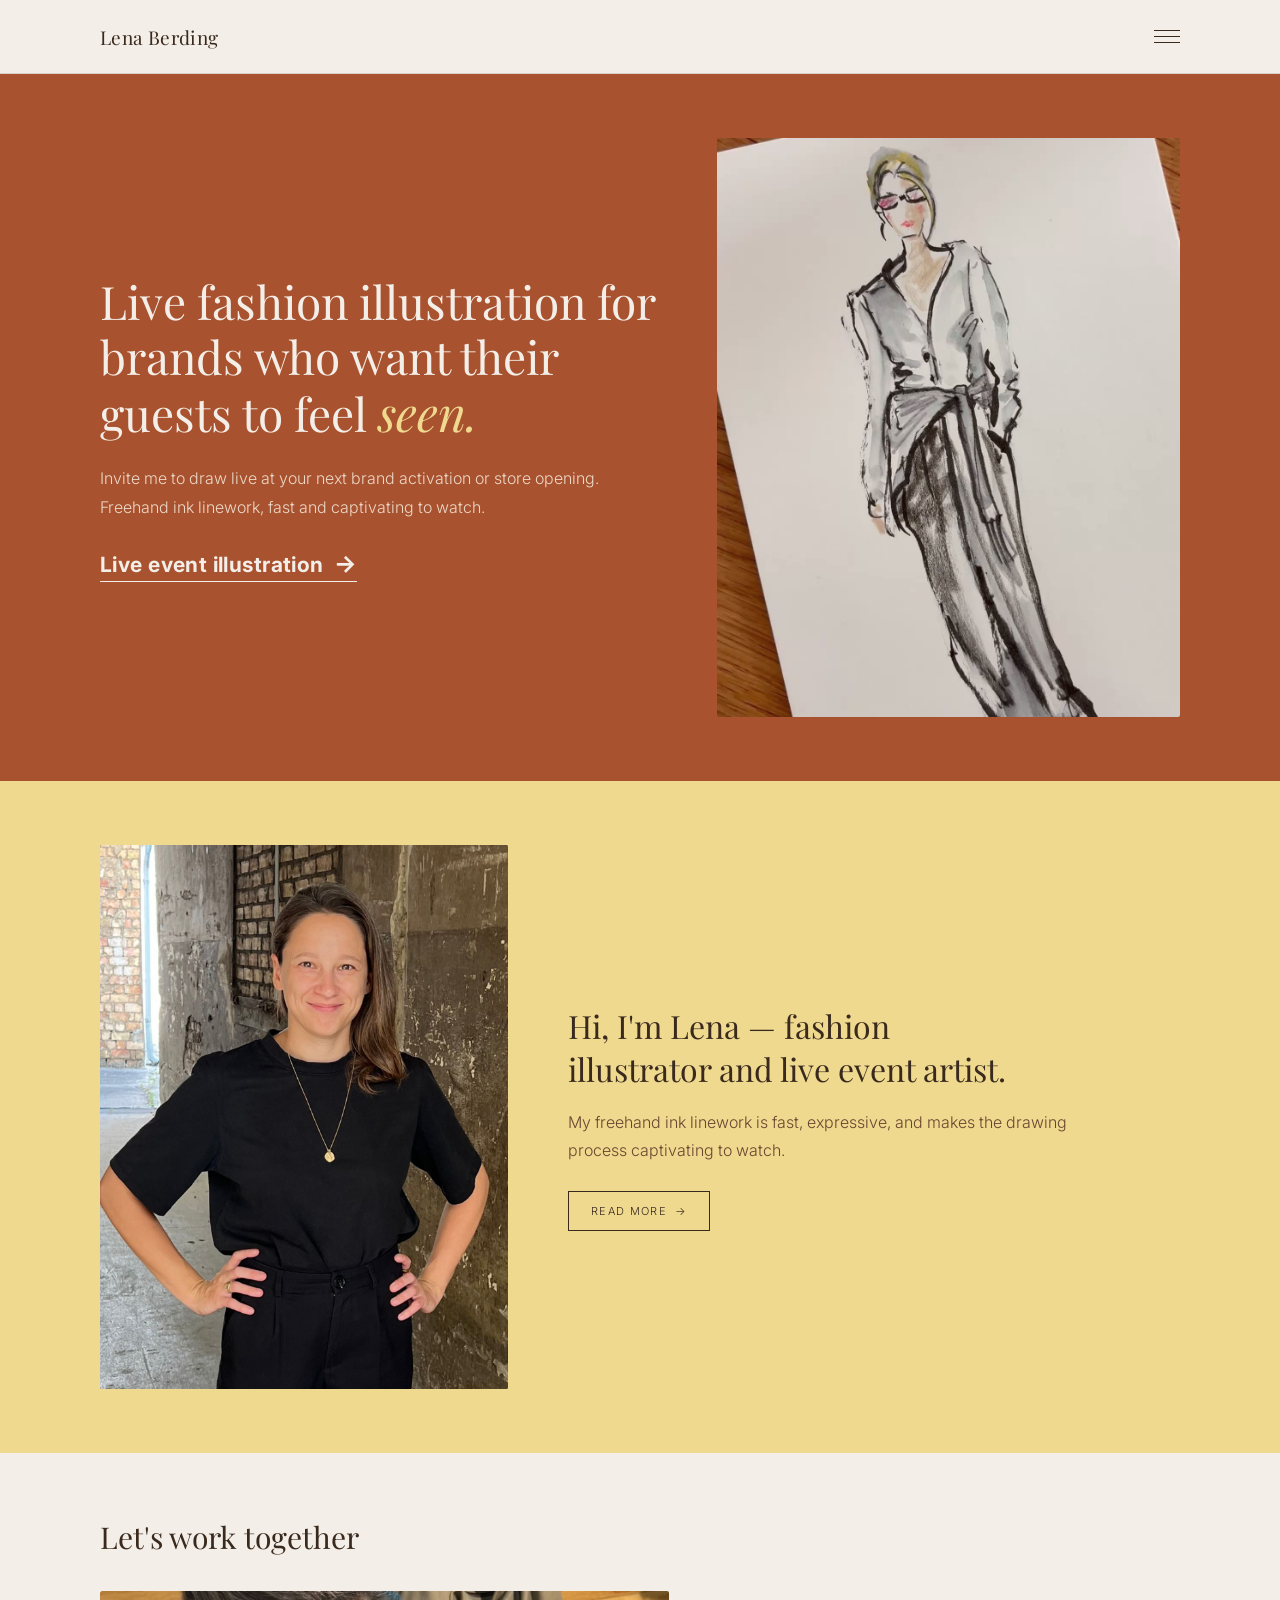
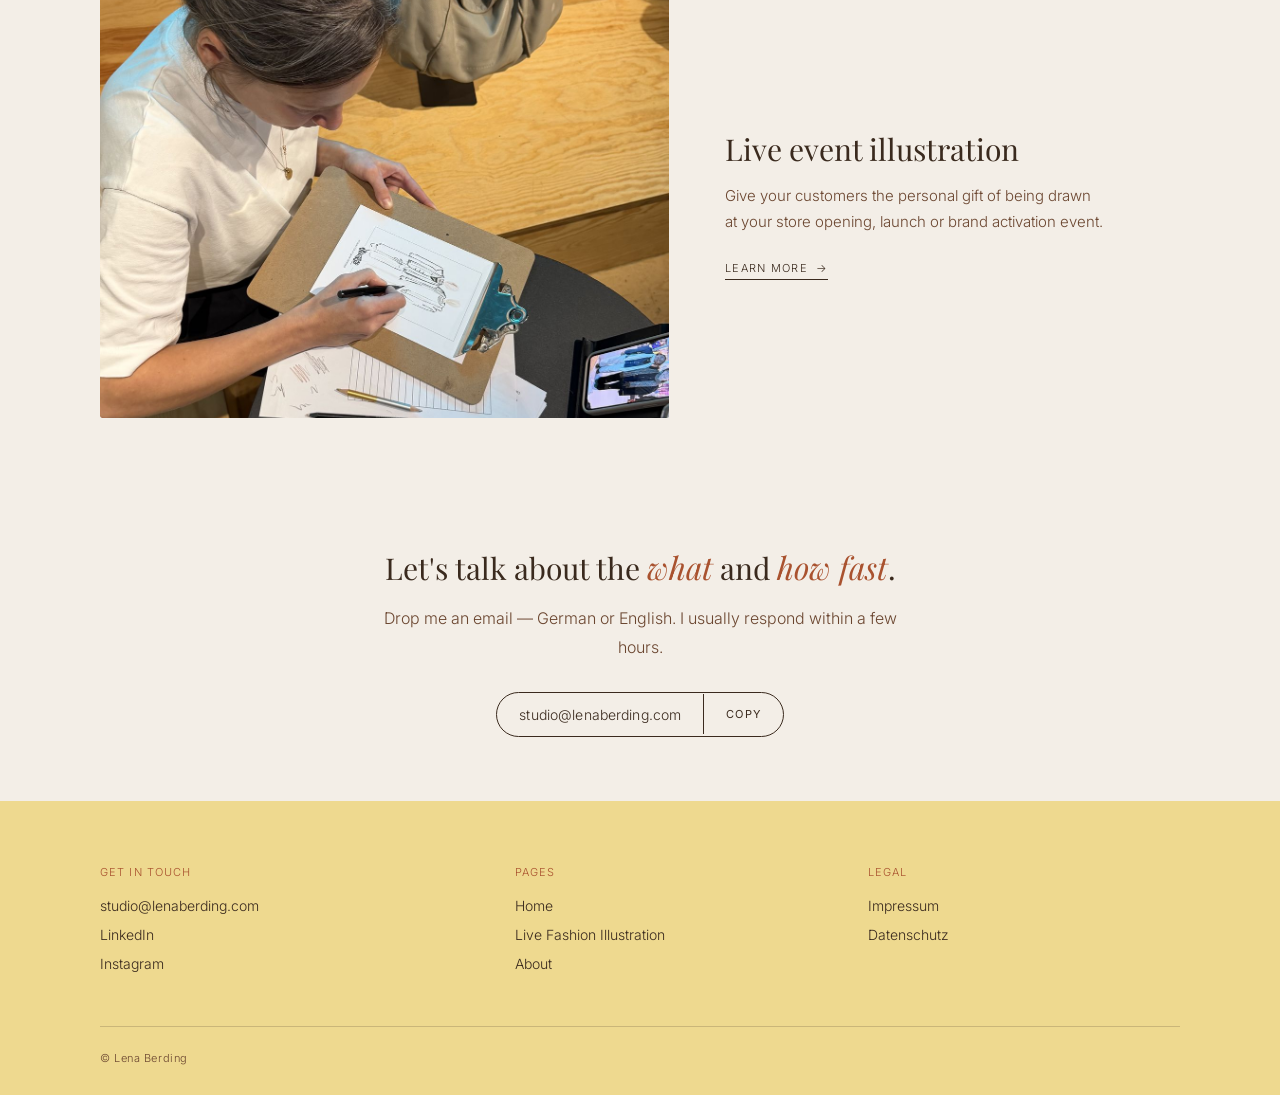
<file: index.html>
<!DOCTYPE html>
<html lang="en">
<head>
<meta charset="UTF-8">
<meta name="viewport" content="width=device-width, initial-scale=1.0">

<!-- TEXT: Titel (erscheint im Browser-Tab & als Google-Ergebnis-Titel) -->
<title>Live Event Illustrator in Berlin | Lena Berding</title>
<!-- TEXT: Meta-Description (erscheint als Vorschautext bei Google) -->
<meta name="description" content="Berlin live event illustrator for brand activations, store openings and launches. Guests take home a personal ink sketch, drawn live. Available across Europe.">
<meta name="robots" content="index, follow">
<link rel="canonical" href="https://www.lenaberding.com/">
<meta name="theme-color" content="#A9522F">

<!-- Open Graph / Social-Media-Vorschau (Instagram, LinkedIn, WhatsApp …) -->
<meta property="og:type" content="website">
<meta property="og:site_name" content="Lena Berding">
<meta property="og:title" content="Live Event Illustrator in Berlin | Lena Berding">
<meta property="og:description" content="Berlin live event illustrator for brand activations, store openings and launches. Guests take home a personal ink sketch, drawn live. Available across Europe.">
<meta property="og:url" content="https://www.lenaberding.com/">
<meta property="og:image" content="https://www.lenaberding.com/images/live-fashion-illustration-hero.jpg">
<meta property="og:locale" content="en_US">
<meta name="twitter:card" content="summary_large_image">

<!-- Favicon -->
<link rel="icon" type="image/x-icon" href="favicon.ico">
<link rel="icon" type="image/png" sizes="32x32" href="favicon-32x32.png">
<link rel="icon" type="image/png" sizes="16x16" href="favicon-16x16.png">
<link rel="apple-touch-icon" sizes="180x180" href="apple-touch-icon.png">
<link rel="manifest" href="site.webmanifest">

<!-- Schriften werden selbst gehostet (fonts/-Ordner + @font-face in style.css) —
     kein Aufruf an Google-Server, daher kein Cookie-Banner dafür nötig. -->
<link rel="stylesheet" href="style.css?v=20">

<!-- Strukturierte Daten für Google & KI-Suchmaschinen -->
<script type="application/ld+json">
{
  "@context": "https://schema.org",
  "@type": "Person",
  "name": "Lena Berding",
  "jobTitle": "Fashion Illustrator & Live Event Artist",
  "url": "https://www.lenaberding.com/",
  "address": { "@type": "PostalAddress", "addressLocality": "Berlin", "addressCountry": "DE" },
  "workLocation": { "@type": "Place", "name": "Berlin" },
  "image": "https://www.lenaberding.com/images/fashion-illustrator-lena-berding-portrait.jpg",
  "email": "studio@lenaberding.com",
  "sameAs": [
    "https://www.linkedin.com/in/lenaberding/",
    "https://www.instagram.com/lenaberding"
  ],
  "knowsAbout": ["Fashion Illustration", "Live Illustration", "Live Event Illustration", "Editorial Illustration", "Brand Strategy"]
}
</script>
</head>
<body>

<!-- ======================================================
     HEADER — Logo (= Home-Button) + Hamburger-Menü
     ====================================================== -->
<header>
  <div class="headbar wrap">
    <a class="logo" href="index.html">Lena Berding</a>
    <button type="button" class="burger" id="burgerBtn" aria-label="Open menu" aria-expanded="false" aria-controls="overlay">
      <span></span><span></span><span></span>
    </button>
  </div>
</header>

<div class="overlay" id="overlay" role="dialog" aria-modal="true" aria-label="Menu">
  <button type="button" class="overlay-close" id="overlayClose" aria-label="Close menu">&times;</button>
  <nav class="overlay-links">
    <a href="index.html" aria-current="page">Home</a>
    <a href="live-fashion-illustration.html">Live Fashion Illustration</a>
    <a href="about.html">About</a>
  </nav>
  <div class="overlay-quick">
    <!-- TEXT/LINK: E-Mail-Adresse hier ändern -->
    <a data-email-user="studio" data-email-domain="lenaberding.com">Contact me</a>
    <!-- LINK: echte LinkedIn/Pinterest-URL eintragen -->
    <a href="https://www.linkedin.com/in/lenaberding/" target="_blank" rel="noopener">LinkedIn</a>
    <a href="https://www.instagram.com/lenaberding" target="_blank" rel="noopener">Instagram</a>
  </div>
</div>

<main>

  <section class="band-terracotta">
    <div class="wrap hero">
      <div>
        <!-- TEXT: Home-Hero-Überschrift -->
        <h1>Live fashion illustration for brands who want their guests to feel <span class="acc">seen.</span></h1>
        <!-- TEXT: Home-Hero-Untertext -->
        <p class="lead">Invite me to draw live at your next brand activation or store opening. Freehand ink linework, fast and captivating to watch.</p>
        <!-- TEXT: Hero-CTA (Link zur Live-Illustration-Seite) -->
        <div class="hero-cta">
          <a class="hero-cta-label hero-cta-link" href="live-fashion-illustration.html">Live event illustration <span class="arrow">→</span></a>
        </div>
      </div>
      <!-- BILD AUSTAUSCHEN: images/home-hero-poster.jpg (empfohlen ca. 900×1200px, Hochformat) -->
      <div class="hero-figure">
  <!-- VIDEO: videos/home-hero.mp4 (große Bildschirme) und videos/home-hero-mobil.mp4 (Handy),
       siehe script.js. Bei Datensparmodus oder reduzierter Bewegung bleibt das Standbild (poster) stehen -->
  <video class="hero-video" muted loop playsinline preload="none" poster="images/home-hero-poster.jpg" width="900" height="1200" data-src="videos/home-hero.mp4" data-src-mobile="videos/home-hero-mobil.mp4"></video>
</div>
    </div>
  </section>

  <section class="band-deep">
    <div class="wrap split">
      <!-- BILD AUSTAUSCHEN: images/fashion-illustrator-lena-berding-portrait.jpg (empfohlen ca. 900×1200px, Hochformat) -->
      <div class="portrait">
        <img src="images/fashion-illustrator-lena-berding-portrait.jpg" alt="Portrait of Lena Berding, fashion illustrator and live event artist" width="900" height="1200" loading="lazy">
      </div>
      <div>
        <!-- TEXT: About-Teaser -->
        <h2 style="font-size:32px; max-width:440px;">Hi, I'm Lena — fashion illustrator and live event artist.</h2>
        <p class="lead" style="margin-top:18px;">My freehand ink linework is fast, expressive, and makes the drawing process captivating to watch.</p>
        <a class="offer-cta" href="about.html" style="margin-top:26px;">Read more <span class="arrow">→</span></a>
      </div>
    </div>
  </section>
  <section>
    <div class="wrap">
      <!-- TEXT: Zwischenüberschrift -->
      <h2 style="font-size:30px; max-width:520px;">Let's work together</h2>
      <div class="offers editorial solo">
        <a class="offer-card dark" href="live-fashion-illustration.html">
          <!-- TEXT: Karte 1 -->
          <h3>Live event illustration</h3>
          <p>Give your customers the personal gift of being drawn at your store opening, launch or brand activation event.</p>
          <span class="offer-cta">Learn more <span class="arrow">→</span></span>
          <!-- BILD AUSTAUSCHEN: images/live-event-illustrator-berlin-fashion-sketching.jpg (Ausschnitt über object-position steuern) -->
          <div class="offer-media">
            <img src="images/live-event-illustrator-berlin-fashion-sketching.jpg" alt="Lena Berding sketching a guest live at a vintage popup" width="1200" height="1600" loading="lazy" style="object-position:50% 45%;">
          </div>
        </a>
        <!-- KARTE 2: Live Personalization — AUSGEBLENDET, bis es einen echten Auftrag mit Fotos gibt.
             Zum Einblenden die beiden Zeilen "START" und "ENDE" löschen. -->
        <!-- START
        <a class="offer-card light" href="live-personalization.html">
          <h3>Live personalization &amp; commissions</h3>
          <p>Personalized products and packaging, illustrated in real time, plus custom artwork for brands.</p>
          <span class="offer-cta">Learn more <span class="arrow">→</span></span>
          <div class="offer-media">
            <img src="images/illustration-commissions.jpg" alt="Hand-drawn fish illustration printed on a custom coaster under a wine glass" width="1200" height="1600" loading="lazy" style="object-position:50% 62%;">
          </div>
        </a>
        ENDE -->
      </div>
    </div>
  </section>

  <!-- Kontakt-Section — E-Mail-Adresse unten bei "TEXT: E-Mail" ändern -->
  <section class="cta-section on-light">
    <div class="wrap">
      <h2>Let's talk about the <em class="acc" style="color:var(--terracotta);">what</em> and <em class="acc" style="color:var(--terracotta);">how fast</em>.</h2>
      <p class="lead">Drop me an email — German or English. I usually respond within a few hours.</p>
      <div class="email-pill">
        <!-- TEXT: E-Mail — an BEIDEN Stellen ändern (sichtbarer Text UND im onclick unten) -->
        <span class="email-text" data-email-user="studio" data-email-domain="lenaberding.com"></span>
        <button class="copy-btn" data-email-user="studio" data-email-domain="lenaberding.com"><span class="copy-label">Copy</span></button>
      </div>
    </div>
  </section>

</main>

<!-- ======================================================
     FOOTER
     ====================================================== -->
<footer>
  <div class="wrap">
    <div class="foot-top">
      <div>
        <div class="foot-col-title">Get in touch</div>
        <div class="foot-links">
          <a data-email-user="studio" data-email-domain="lenaberding.com"></a>
          <a href="https://www.linkedin.com/in/lenaberding/" target="_blank" rel="noopener">LinkedIn</a>
          <a href="https://www.instagram.com/lenaberding" target="_blank" rel="noopener">Instagram</a>
        </div>
      </div>
      <div>
        <div class="foot-col-title">Pages</div>
        <div class="foot-links">
          <a href="index.html">Home</a>
          <a href="live-fashion-illustration.html">Live Fashion Illustration</a>
          <a href="about.html">About</a>
        </div>
      </div>
      <div>
        <div class="foot-col-title">Legal</div>
        <div class="foot-links">
          <a href="impressum.html">Impressum</a>
          <a href="datenschutz.html">Datenschutz</a>
        </div>
      </div>
    </div>
    <div class="foot-bottom">
      <span>&copy; Lena Berding</span>
    </div>
  </div>
</footer>

<script src="script.js?v=7"></script>
</body>
</html>
</file>
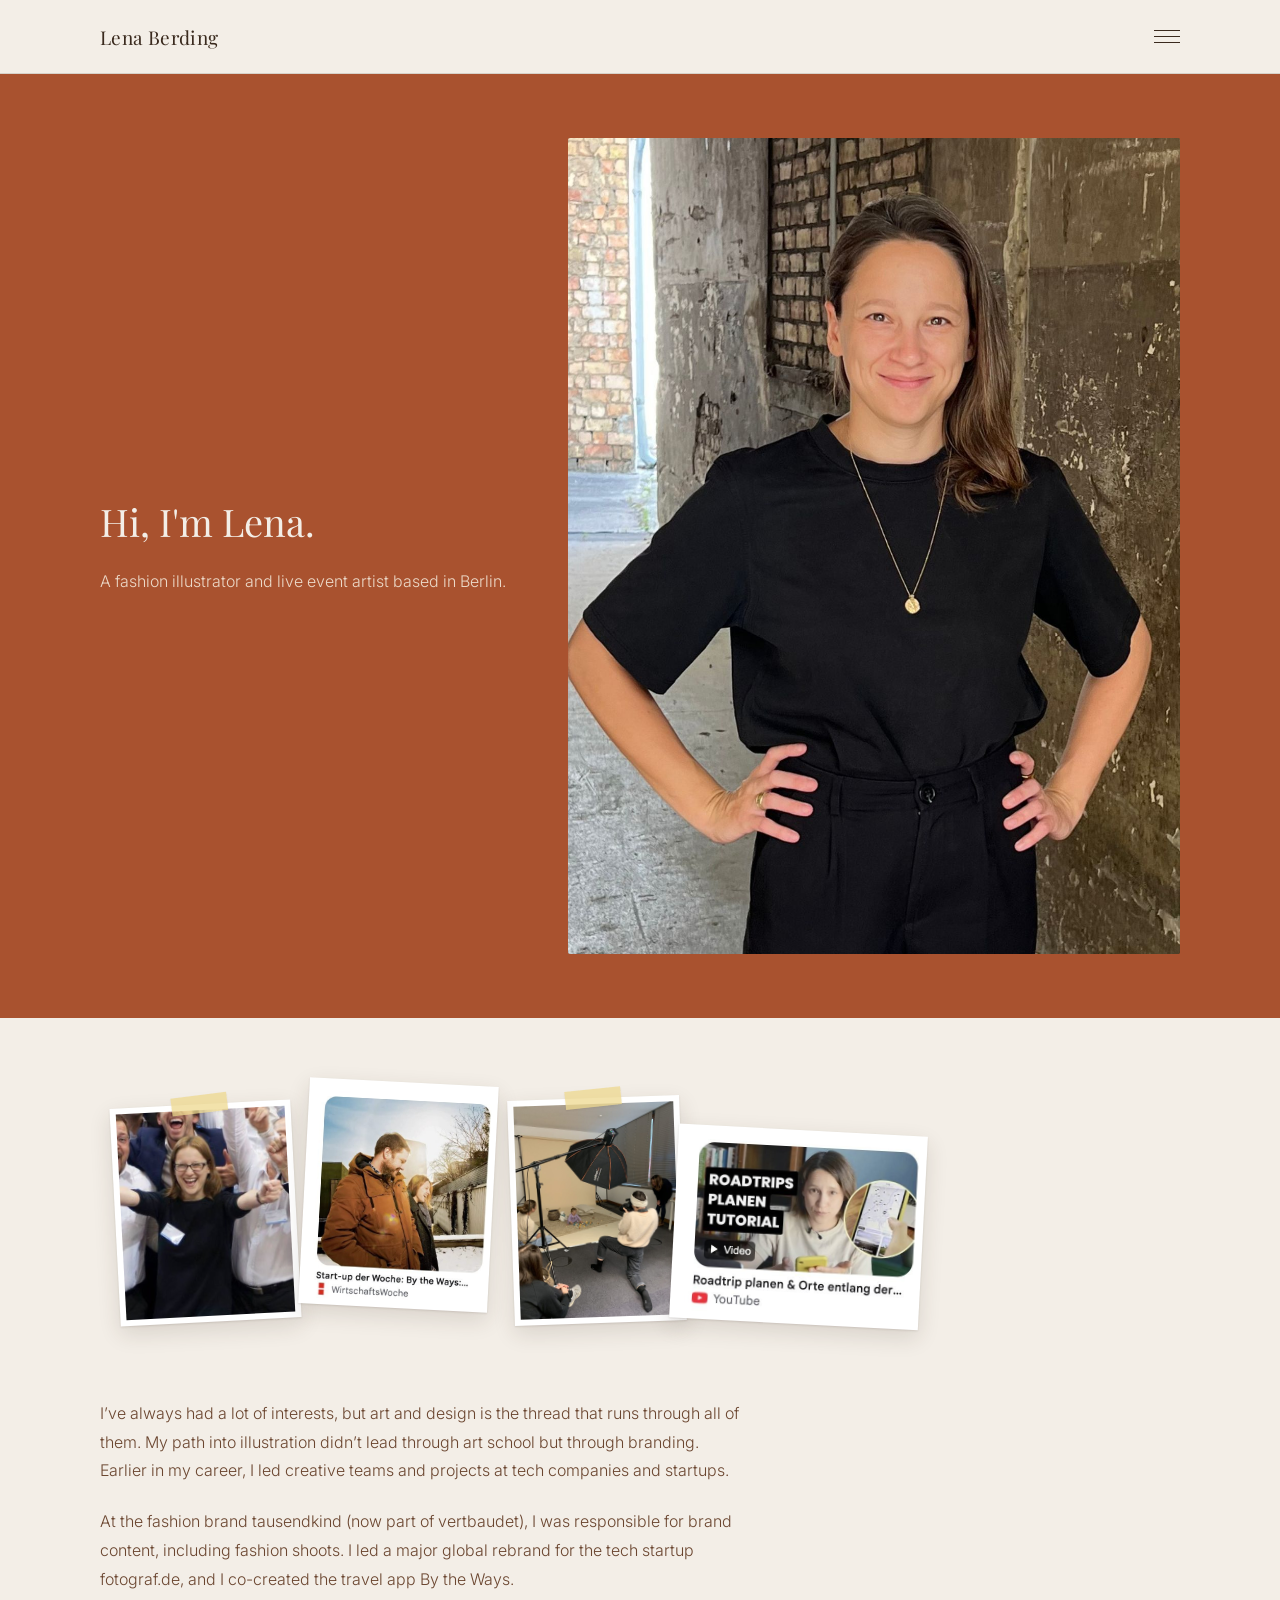
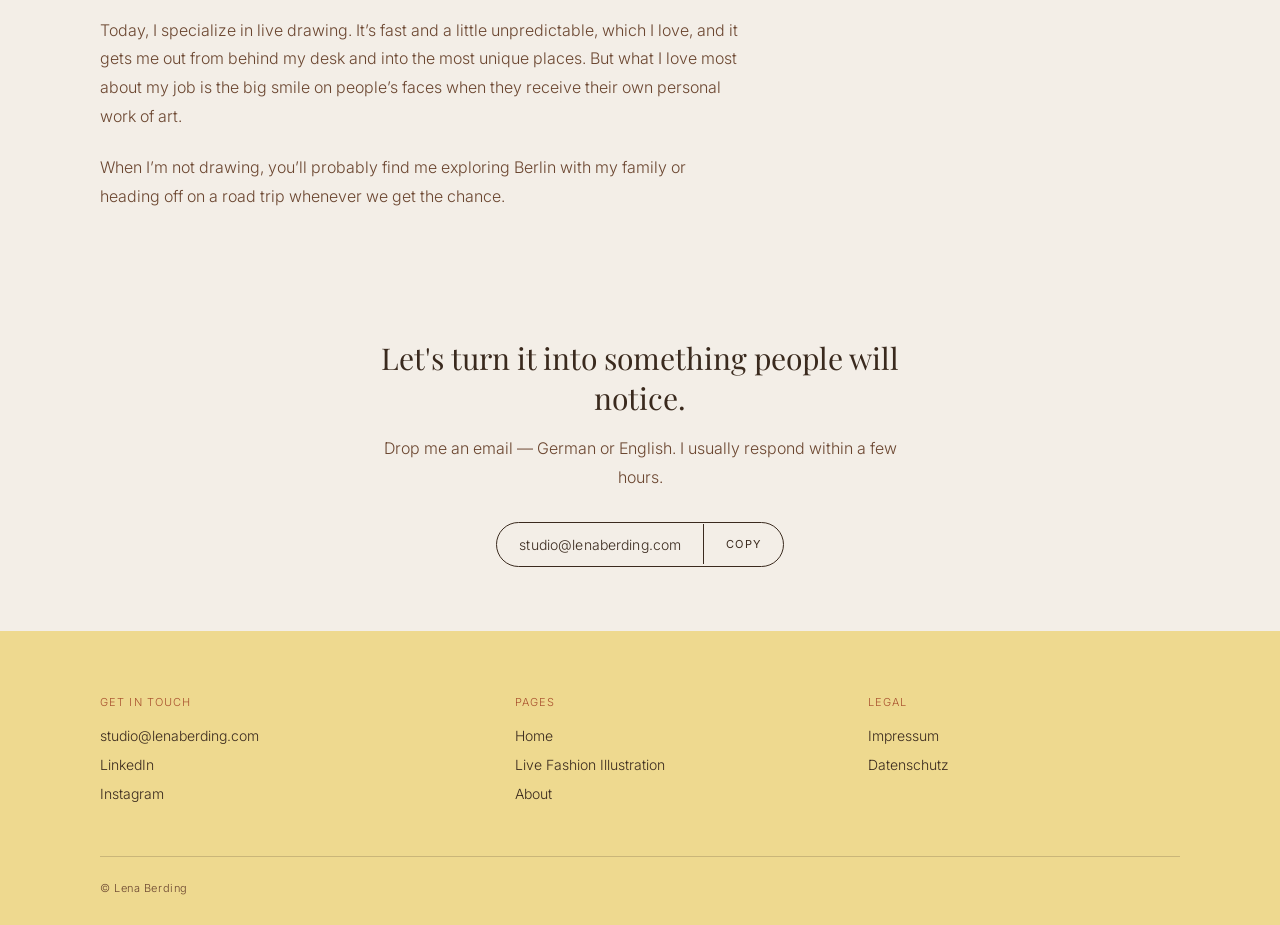
<file: about.html>
<!DOCTYPE html>
<html lang="en">
<head>
<meta charset="UTF-8">
<meta name="viewport" content="width=device-width, initial-scale=1.0">

<!-- TEXT: Titel -->
<title>About Lena Berding — Fashion Illustrator &amp; Live Event Artist</title>
<!-- TEXT: Meta-Description -->
<meta name="description" content="I’m Lena, a Berlin-based fashion illustrator and live event artist. Before illustration, I led creative teams and projects at fashion and tech companies.">
<meta name="robots" content="index, follow">
<link rel="canonical" href="https://www.lenaberding.com/about.html">
<meta name="theme-color" content="#A9522F">

<meta property="og:type" content="profile">
<meta property="og:site_name" content="Lena Berding">
<meta property="og:title" content="About Lena Berding — Fashion Illustrator & Live Event Artist">
<meta property="og:description" content="I’m Lena, a Berlin-based fashion illustrator and live event artist. Before illustration, I led creative teams and projects at fashion and tech companies.">
<meta property="og:url" content="https://www.lenaberding.com/about.html">
<meta property="og:image" content="https://www.lenaberding.com/images/fashion-illustrator-lena-berding-about.jpg">
<meta property="og:locale" content="en_US">
<meta name="twitter:card" content="summary_large_image">

<link rel="icon" type="image/x-icon" href="favicon.ico">
<link rel="icon" type="image/png" sizes="32x32" href="favicon-32x32.png">
<link rel="icon" type="image/png" sizes="16x16" href="favicon-16x16.png">
<link rel="apple-touch-icon" sizes="180x180" href="apple-touch-icon.png">
<link rel="manifest" href="site.webmanifest">

<!-- Schriften werden selbst gehostet (fonts/-Ordner + @font-face in style.css) —
     kein Aufruf an Google-Server, daher kein Cookie-Banner dafür nötig. -->
<link rel="stylesheet" href="style.css?v=20">

<script type="application/ld+json">
{
  "@context": "https://schema.org",
  "@type": "Person",
  "name": "Lena Berding",
  "jobTitle": "Fashion Illustrator & Live Event Artist",
  "url": "https://www.lenaberding.com/about.html",
  "image": "https://www.lenaberding.com/images/fashion-illustrator-lena-berding-about.jpg",
  "email": "studio@lenaberding.com",
  "alumniOf": ["tausendkind", "fotograf.de", "GotPhoto"],
  "description": "Berlin-based fashion illustrator and live event artist with a background in leading creative teams and projects at fashion and tech companies."
}
</script>
</head>
<body>

<header>
  <div class="headbar wrap">
    <a class="logo" href="index.html">Lena Berding</a>
    <button type="button" class="burger" id="burgerBtn" aria-label="Open menu" aria-expanded="false" aria-controls="overlay">
      <span></span><span></span><span></span>
    </button>
  </div>
</header>

<div class="overlay" id="overlay" role="dialog" aria-modal="true" aria-label="Menu">
  <button type="button" class="overlay-close" id="overlayClose" aria-label="Close menu">&times;</button>
  <nav class="overlay-links">
    <a href="index.html">Home</a>
    <a href="live-fashion-illustration.html">Live Fashion Illustration</a>
    <a href="about.html" aria-current="page">About</a>
  </nav>
  <div class="overlay-quick">
    <a data-email-user="studio" data-email-domain="lenaberding.com">Contact me</a>
    <a href="https://www.linkedin.com/in/lenaberding/" target="_blank" rel="noopener">LinkedIn</a>
    <a href="https://www.instagram.com/lenaberding" target="_blank" rel="noopener">Instagram</a>
  </div>
</div>

<main>

  <section class="band-terracotta">
    <div class="wrap split">
      <div>
        <!-- TEXT: About-Hero -->
        <h1 style="font-size:38px;">Hi, I'm Lena.</h1>
        <p class="lead" style="margin-top:20px;">A fashion illustrator and live event artist based in Berlin.</p>
      </div>
      <!-- BILD AUSTAUSCHEN: images/fashion-illustrator-lena-berding-about.jpg (empfohlen ca. 900×1200px, Hochformat) -->
      <div class="portrait">
        <img src="images/fashion-illustrator-lena-berding-about.jpg" alt="Portrait of Lena Berding, fashion illustrator and live event artist" width="900" height="1200" loading="eager" fetchpriority="high">
      </div>
    </div>
  </section>

  <section>
    <div class="wrap about-story">
      <div class="about-collage" aria-label="Glimpses from earlier projects">
        <figure class="clip c1 tape"><img src="images/about-lena-berding-fotograf-de-photokina.jpg" alt="Lena with the fotograf.de team at photokina" loading="lazy"></figure>
        <figure class="clip c2"><img src="images/about-by-the-ways-wirtschaftswoche-startup-der-woche.jpg" alt="WirtschaftsWoche article: Start-up der Woche, By the Ways" loading="lazy"></figure>
        <figure class="clip c3 tape"><img src="images/about-tausendkind-fashion-shoot-behind-the-scenes.jpg" alt="Behind the scenes at a tausendkind fashion shoot" loading="lazy"></figure>
        <figure class="clip c4"><img src="images/about-by-the-ways-roadtrip-tutorial.jpg" alt="By the Ways road trip planning tutorial on YouTube" loading="lazy"></figure>
      </div>
      <div class="about-story-text">
      <!-- TEXT: Werdegang — je Absatz eine Station -->
      <p class="lead" style="margin-top:0; max-width:640px;">I’ve always had a lot of interests, but art and design is the thread that runs through all of them. My path into illustration didn’t lead through art school but through branding. Earlier in my career, I led creative teams and projects at tech companies and startups.</p>
      <p class="lead" style="margin-top:22px; max-width:640px;">At the fashion brand tausendkind (now part of vertbaudet), I was responsible for brand content, including fashion shoots. I led a major global rebrand for the tech startup fotograf.de, and I co-created the travel app By the Ways.</p>
      <p class="lead" style="margin-top:22px; max-width:640px;">Today, I specialize in live drawing. It’s fast and a little unpredictable, which I love, and it gets me out from behind my desk and into the most unique places. But what I love most about my job is the big smile on people’s faces when they receive their own personal work of art.</p>
      <p class="lead" style="margin-top:22px; max-width:640px;">When I’m not drawing, you’ll probably find me exploring Berlin with my family or heading off on a road trip whenever we get the chance.</p>
      </div>
    </div>
  </section>

  <section class="cta-section on-light">
    <div class="wrap">
      <h2>Let's turn it into something people will notice.</h2>
      <p class="lead">Drop me an email — German or English. I usually respond within a few hours.</p>
      <div class="email-pill">
        <!-- TEXT: E-Mail — an BEIDEN Stellen ändern -->
        <span class="email-text" data-email-user="studio" data-email-domain="lenaberding.com"></span>
        <button class="copy-btn" data-email-user="studio" data-email-domain="lenaberding.com"><span class="copy-label">Copy</span></button>
      </div>
    </div>
  </section>

</main>

<footer>
  <div class="wrap">
    <div class="foot-top">
      <div>
        <div class="foot-col-title">Get in touch</div>
        <div class="foot-links">
          <a data-email-user="studio" data-email-domain="lenaberding.com"></a>
          <a href="https://www.linkedin.com/in/lenaberding/" target="_blank" rel="noopener">LinkedIn</a>
          <a href="https://www.instagram.com/lenaberding" target="_blank" rel="noopener">Instagram</a>
        </div>
      </div>
      <div>
        <div class="foot-col-title">Pages</div>
        <div class="foot-links">
          <a href="index.html">Home</a>
          <a href="live-fashion-illustration.html">Live Fashion Illustration</a>
          <a href="about.html">About</a>
        </div>
      </div>
      <div>
        <div class="foot-col-title">Legal</div>
        <div class="foot-links">
          <a href="impressum.html">Impressum</a>
          <a href="datenschutz.html">Datenschutz</a>
        </div>
      </div>
    </div>
    <div class="foot-bottom">
      <span>&copy; Lena Berding</span>
    </div>
  </div>
</footer>

<script src="script.js?v=7"></script>
</body>
</html>
</file>
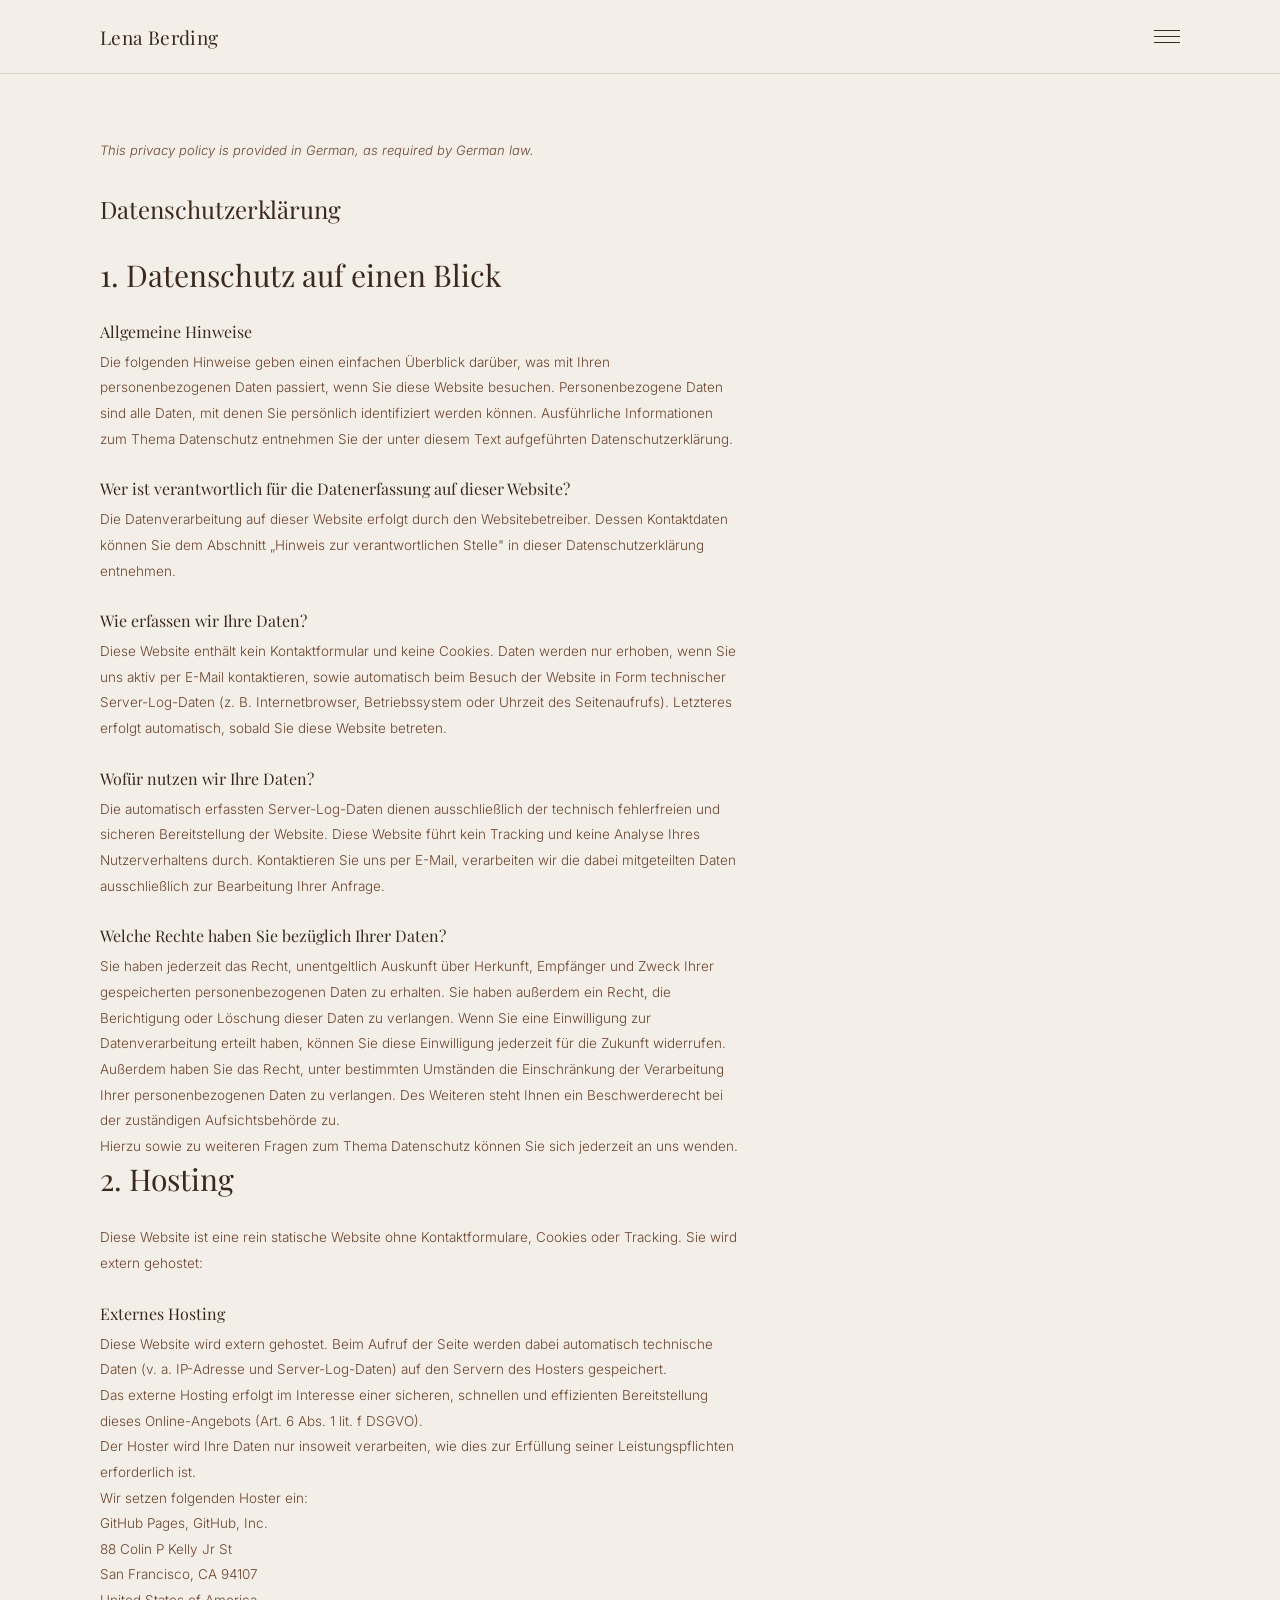
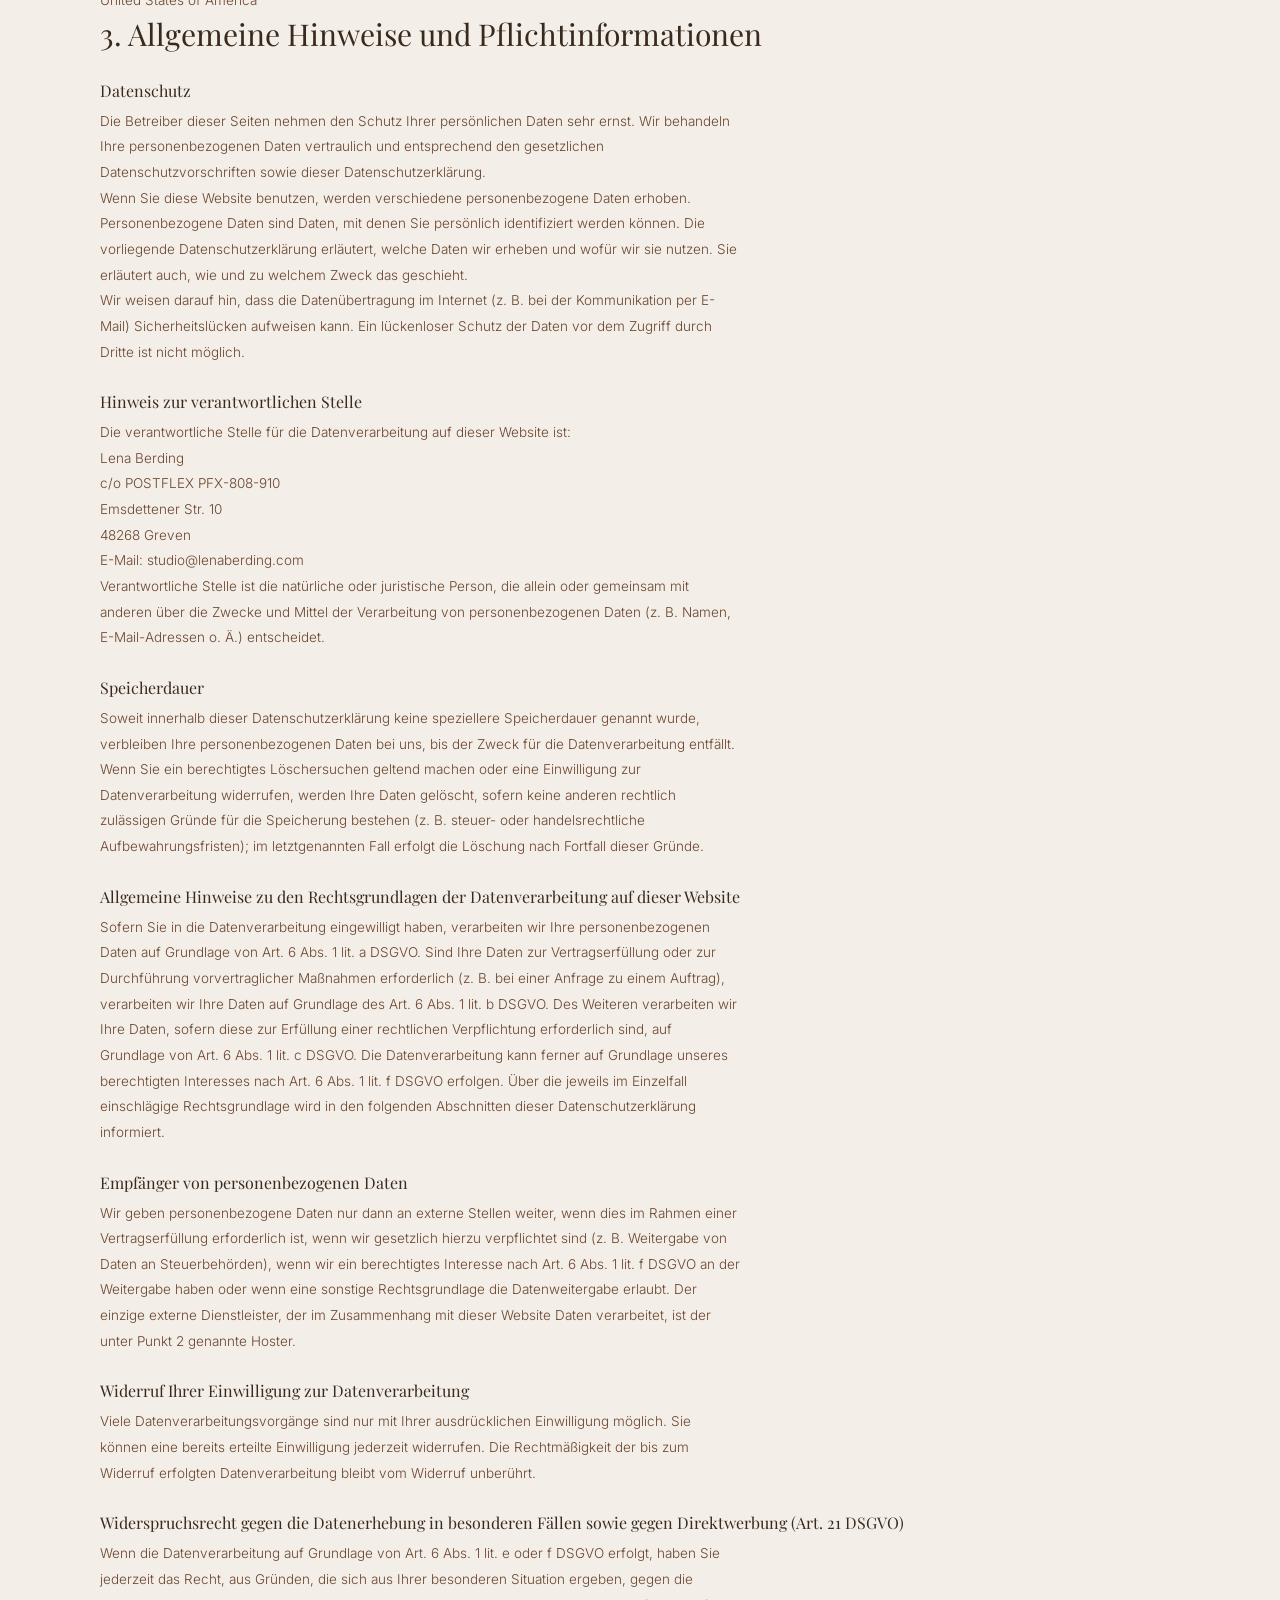
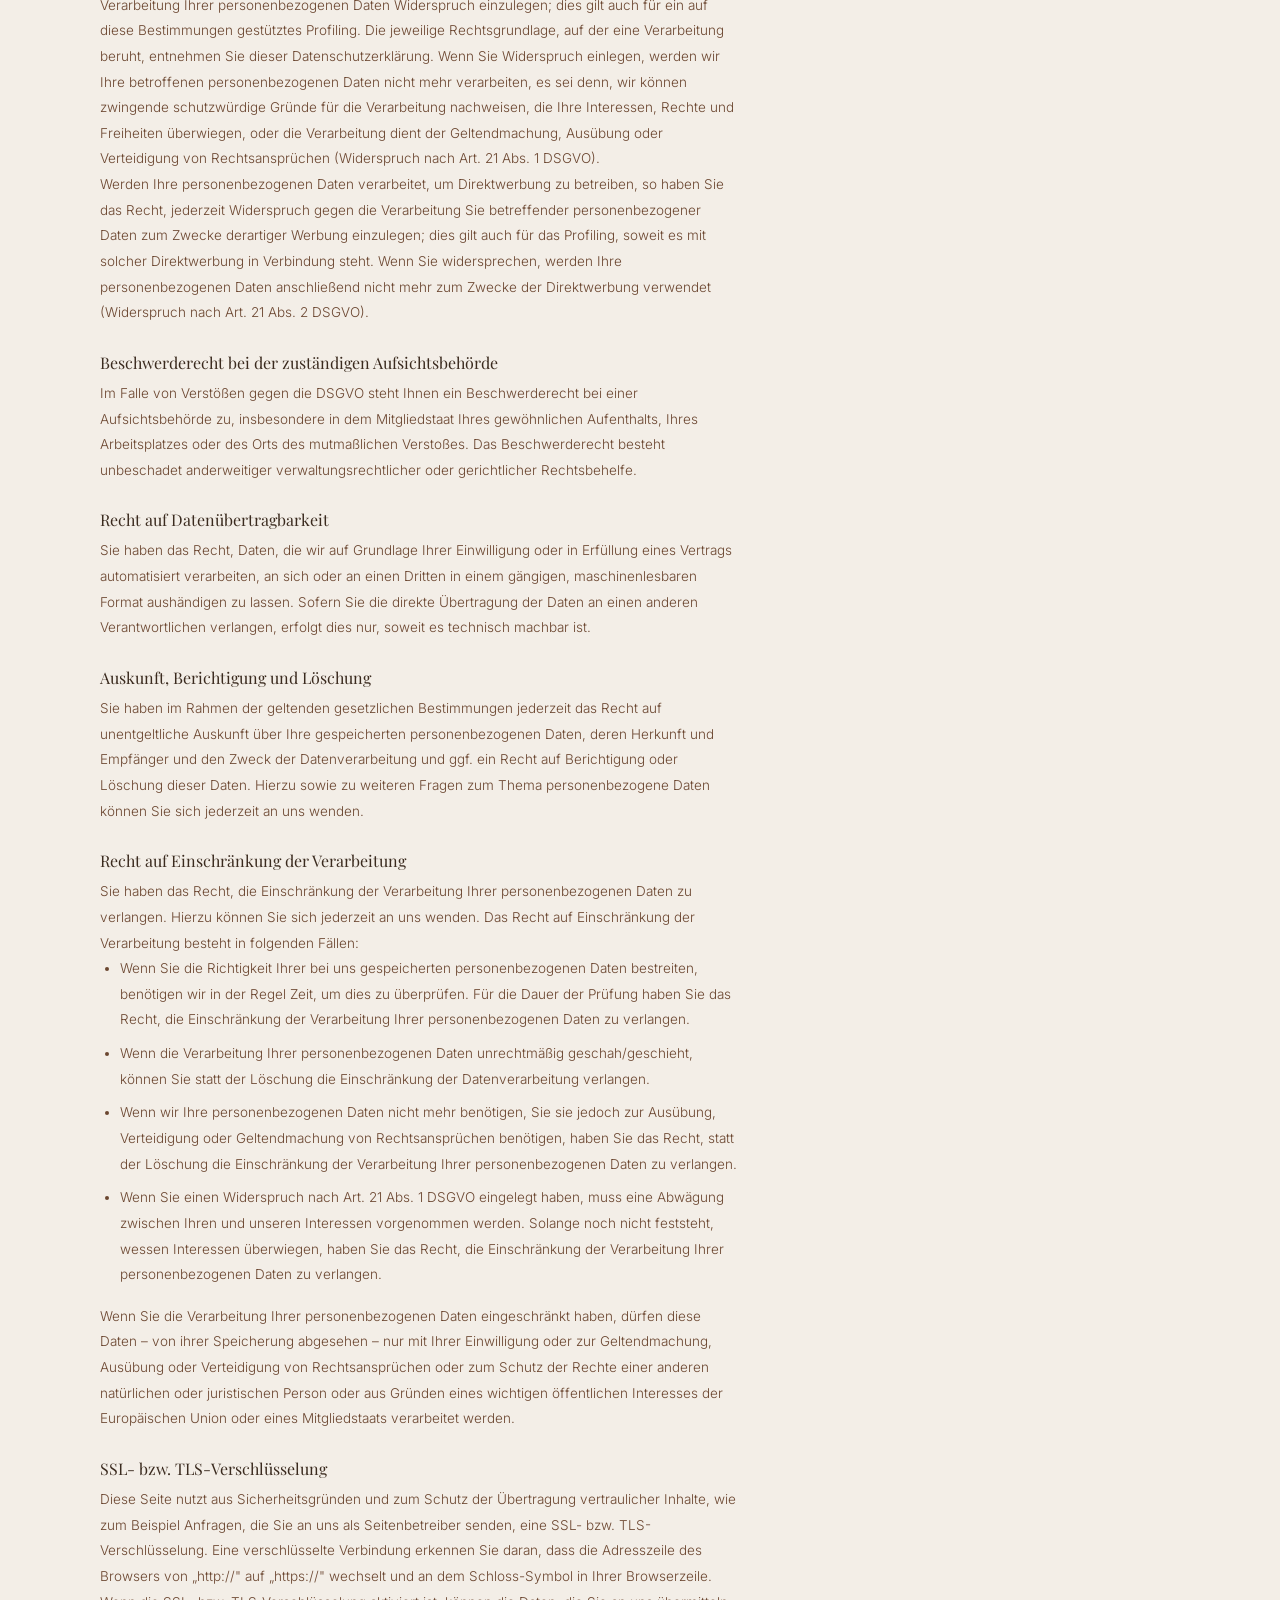
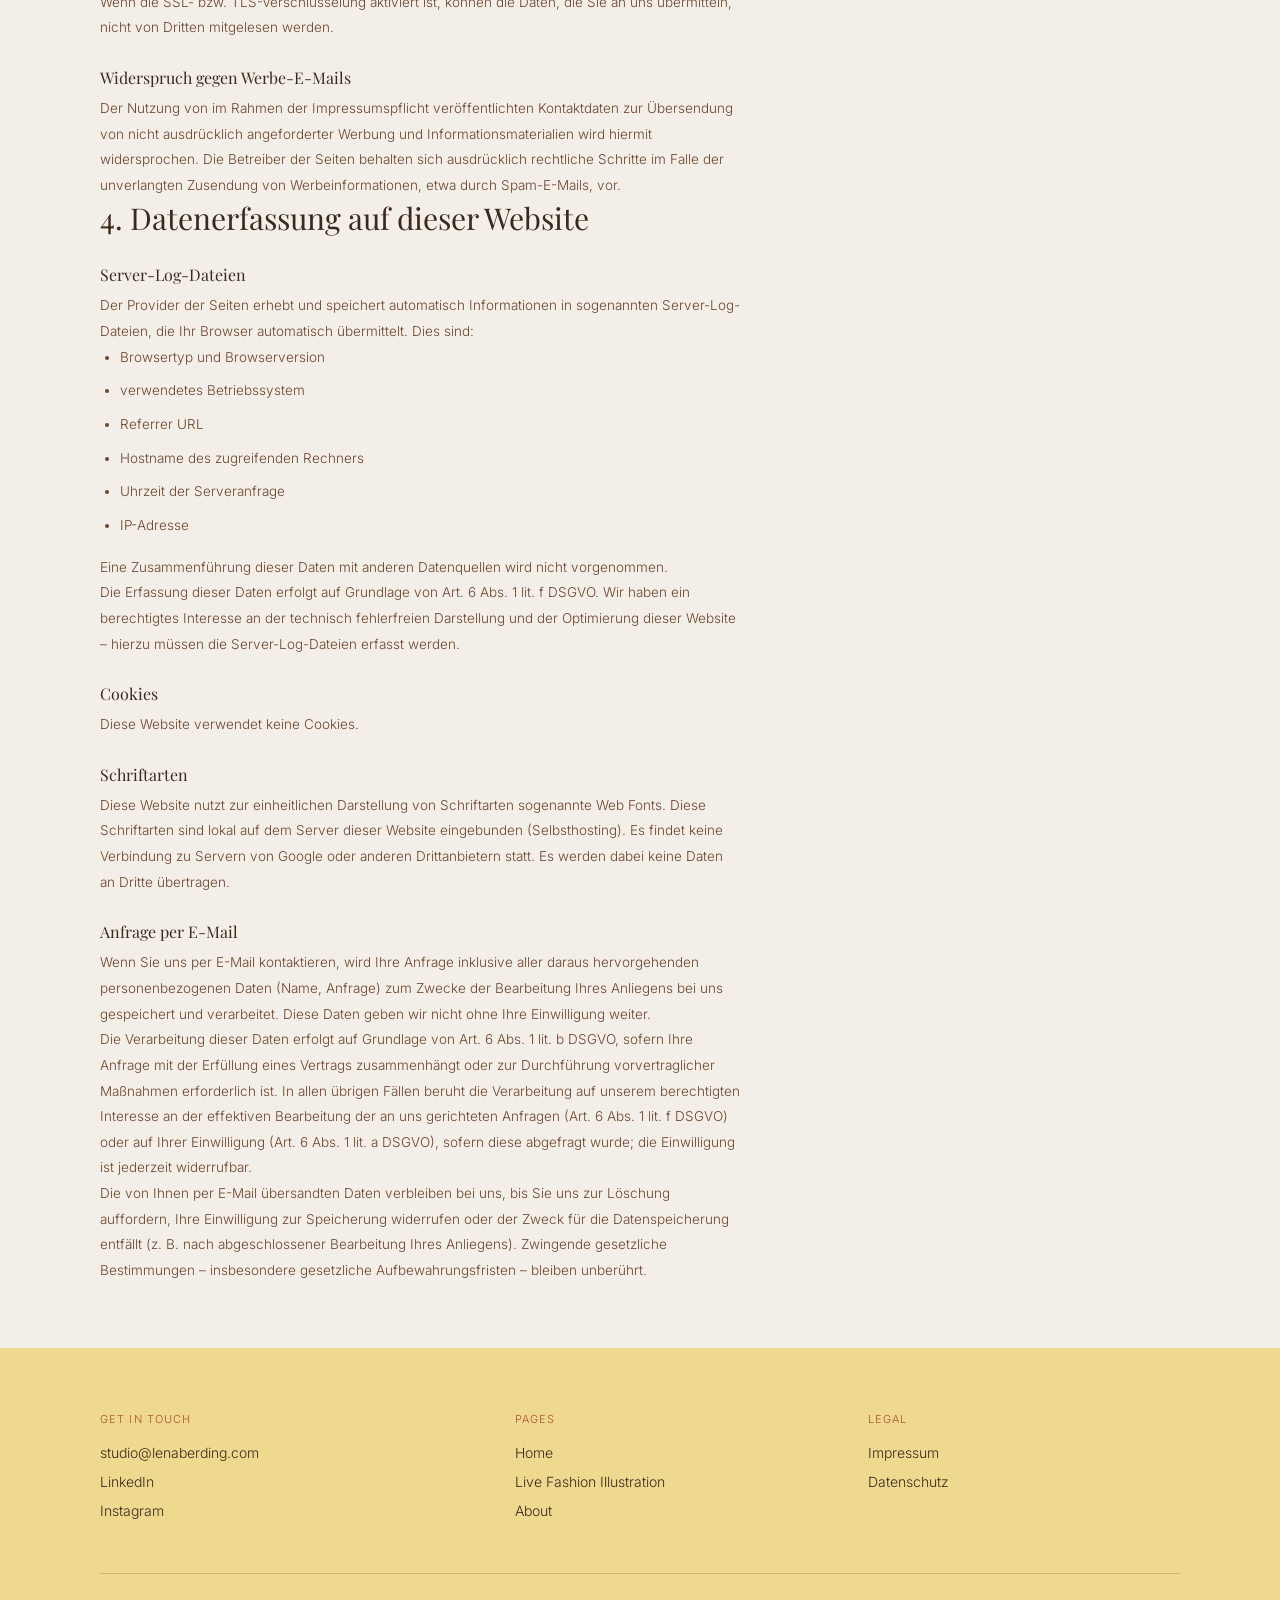
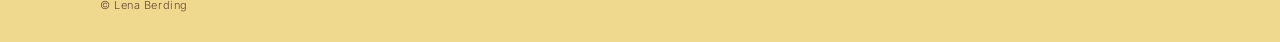
<file: datenschutz.html>
<!DOCTYPE html>
<html lang="de">
<head>
<meta charset="UTF-8">
<meta name="viewport" content="width=device-width, initial-scale=1.0">

<title>Datenschutzerklärung — Lena Berding</title>
<meta name="description" content="Datenschutzerklärung von Lena Berding, Studio für Illustration.">
<meta name="robots" content="index, follow">
<link rel="canonical" href="https://www.lenaberding.com/datenschutz.html">
<meta name="theme-color" content="#A9522F">

<link rel="icon" type="image/x-icon" href="favicon.ico">
<link rel="icon" type="image/png" sizes="32x32" href="favicon-32x32.png">
<link rel="icon" type="image/png" sizes="16x16" href="favicon-16x16.png">
<link rel="apple-touch-icon" sizes="180x180" href="apple-touch-icon.png">
<link rel="manifest" href="site.webmanifest">

<!-- Schriften werden selbst gehostet (fonts/-Ordner + @font-face in style.css) —
     kein Aufruf an Google-Server, daher kein Cookie-Banner dafür nötig. -->
<link rel="stylesheet" href="style.css?v=20">
</head>
<body>

<header>
  <div class="headbar wrap">
    <a class="logo" href="index.html">Lena Berding</a>
    <button type="button" class="burger" id="burgerBtn" aria-label="Menü öffnen" aria-expanded="false" aria-controls="overlay">
      <span></span><span></span><span></span>
    </button>
  </div>
</header>

<div class="overlay" id="overlay" role="dialog" aria-modal="true" aria-label="Menü">
  <button type="button" class="overlay-close" id="overlayClose" aria-label="Menü schließen">&times;</button>
  <nav class="overlay-links">
    <a href="index.html">Home</a>
    <a href="live-fashion-illustration.html">Live Fashion Illustration</a>
    <a href="about.html">About</a>
  </nav>
  <div class="overlay-quick">
    <a data-email-user="studio" data-email-domain="lenaberding.com">Contact me</a>
    <a href="https://www.linkedin.com/in/lenaberding/" target="_blank" rel="noopener">LinkedIn</a>
    <a href="https://www.instagram.com/lenaberding" target="_blank" rel="noopener">Instagram</a>
  </div>
</div>

<main>
  <section class="legal">
    <div class="wrap">
      <p style="font-style:italic; color:var(--ink-soft); font-size:13px; margin-bottom:30px;">This privacy policy is provided in German, as required by German law.</p>

      <h1>Datenschutzerklärung</h1>

      <h2>1. Datenschutz auf einen Blick</h2>

      <h3>Allgemeine Hinweise</h3>
      <p>Die folgenden Hinweise geben einen einfachen Überblick darüber, was mit Ihren personenbezogenen Daten passiert, wenn Sie diese Website besuchen. Personenbezogene Daten sind alle Daten, mit denen Sie persönlich identifiziert werden können. Ausführliche Informationen zum Thema Datenschutz entnehmen Sie der unter diesem Text aufgeführten Datenschutzerklärung.</p>

      <h3>Wer ist verantwortlich für die Datenerfassung auf dieser Website?</h3>
      <p>Die Datenverarbeitung auf dieser Website erfolgt durch den Websitebetreiber. Dessen Kontaktdaten können Sie dem Abschnitt „Hinweis zur verantwortlichen Stelle" in dieser Datenschutzerklärung entnehmen.</p>

      <h3>Wie erfassen wir Ihre Daten?</h3>
      <p>Diese Website enthält kein Kontaktformular und keine Cookies. Daten werden nur erhoben, wenn Sie uns aktiv per E-Mail kontaktieren, sowie automatisch beim Besuch der Website in Form technischer Server-Log-Daten (z. B. Internetbrowser, Betriebssystem oder Uhrzeit des Seitenaufrufs). Letzteres erfolgt automatisch, sobald Sie diese Website betreten.</p>

      <h3>Wofür nutzen wir Ihre Daten?</h3>
      <p>Die automatisch erfassten Server-Log-Daten dienen ausschließlich der technisch fehlerfreien und sicheren Bereitstellung der Website. Diese Website führt kein Tracking und keine Analyse Ihres Nutzerverhaltens durch. Kontaktieren Sie uns per E-Mail, verarbeiten wir die dabei mitgeteilten Daten ausschließlich zur Bearbeitung Ihrer Anfrage.</p>

      <h3>Welche Rechte haben Sie bezüglich Ihrer Daten?</h3>
      <p>Sie haben jederzeit das Recht, unentgeltlich Auskunft über Herkunft, Empfänger und Zweck Ihrer gespeicherten personenbezogenen Daten zu erhalten. Sie haben außerdem ein Recht, die Berichtigung oder Löschung dieser Daten zu verlangen. Wenn Sie eine Einwilligung zur Datenverarbeitung erteilt haben, können Sie diese Einwilligung jederzeit für die Zukunft widerrufen. Außerdem haben Sie das Recht, unter bestimmten Umständen die Einschränkung der Verarbeitung Ihrer personenbezogenen Daten zu verlangen. Des Weiteren steht Ihnen ein Beschwerderecht bei der zuständigen Aufsichtsbehörde zu.</p>
      <p>Hierzu sowie zu weiteren Fragen zum Thema Datenschutz können Sie sich jederzeit an uns wenden.</p>

      <h2>2. Hosting</h2>
      <p>Diese Website ist eine rein statische Website ohne Kontaktformulare, Cookies oder Tracking. Sie wird extern gehostet:</p>

      <h3>Externes Hosting</h3>
      <p>Diese Website wird extern gehostet. Beim Aufruf der Seite werden dabei automatisch technische Daten (v. a. IP-Adresse und Server-Log-Daten) auf den Servern des Hosters gespeichert.</p>
      <p>Das externe Hosting erfolgt im Interesse einer sicheren, schnellen und effizienten Bereitstellung dieses Online-Angebots (Art. 6 Abs. 1 lit. f DSGVO).</p>
      <p>Der Hoster wird Ihre Daten nur insoweit verarbeiten, wie dies zur Erfüllung seiner Leistungspflichten erforderlich ist.</p>
      <p>Wir setzen folgenden Hoster ein:</p>
      <p>GitHub Pages, GitHub, Inc.<br>
      88 Colin P Kelly Jr St<br>
      San Francisco, CA 94107<br>
      United States of America</p>

      <h2>3. Allgemeine Hinweise und Pflichtinformationen</h2>

      <h3>Datenschutz</h3>
      <p>Die Betreiber dieser Seiten nehmen den Schutz Ihrer persönlichen Daten sehr ernst. Wir behandeln Ihre personenbezogenen Daten vertraulich und entsprechend den gesetzlichen Datenschutzvorschriften sowie dieser Datenschutzerklärung.</p>
      <p>Wenn Sie diese Website benutzen, werden verschiedene personenbezogene Daten erhoben. Personenbezogene Daten sind Daten, mit denen Sie persönlich identifiziert werden können. Die vorliegende Datenschutzerklärung erläutert, welche Daten wir erheben und wofür wir sie nutzen. Sie erläutert auch, wie und zu welchem Zweck das geschieht.</p>
      <p>Wir weisen darauf hin, dass die Datenübertragung im Internet (z. B. bei der Kommunikation per E-Mail) Sicherheitslücken aufweisen kann. Ein lückenloser Schutz der Daten vor dem Zugriff durch Dritte ist nicht möglich.</p>

      <h3>Hinweis zur verantwortlichen Stelle</h3>
      <p>Die verantwortliche Stelle für die Datenverarbeitung auf dieser Website ist:</p>
      <p>Lena Berding<br>
      c/o POSTFLEX PFX-808-910<br>
      Emsdettener Str. 10<br>
      48268 Greven</p>
      <p>E-Mail: <a data-email-user="studio" data-email-domain="lenaberding.com"></a></p>
      <p>Verantwortliche Stelle ist die natürliche oder juristische Person, die allein oder gemeinsam mit anderen über die Zwecke und Mittel der Verarbeitung von personenbezogenen Daten (z. B. Namen, E-Mail-Adressen o. Ä.) entscheidet.</p>

      <h3>Speicherdauer</h3>
      <p>Soweit innerhalb dieser Datenschutzerklärung keine speziellere Speicherdauer genannt wurde, verbleiben Ihre personenbezogenen Daten bei uns, bis der Zweck für die Datenverarbeitung entfällt. Wenn Sie ein berechtigtes Löschersuchen geltend machen oder eine Einwilligung zur Datenverarbeitung widerrufen, werden Ihre Daten gelöscht, sofern keine anderen rechtlich zulässigen Gründe für die Speicherung bestehen (z. B. steuer- oder handelsrechtliche Aufbewahrungsfristen); im letztgenannten Fall erfolgt die Löschung nach Fortfall dieser Gründe.</p>

      <h3>Allgemeine Hinweise zu den Rechtsgrundlagen der Datenverarbeitung auf dieser Website</h3>
      <p>Sofern Sie in die Datenverarbeitung eingewilligt haben, verarbeiten wir Ihre personenbezogenen Daten auf Grundlage von Art. 6 Abs. 1 lit. a DSGVO. Sind Ihre Daten zur Vertragserfüllung oder zur Durchführung vorvertraglicher Maßnahmen erforderlich (z. B. bei einer Anfrage zu einem Auftrag), verarbeiten wir Ihre Daten auf Grundlage des Art. 6 Abs. 1 lit. b DSGVO. Des Weiteren verarbeiten wir Ihre Daten, sofern diese zur Erfüllung einer rechtlichen Verpflichtung erforderlich sind, auf Grundlage von Art. 6 Abs. 1 lit. c DSGVO. Die Datenverarbeitung kann ferner auf Grundlage unseres berechtigten Interesses nach Art. 6 Abs. 1 lit. f DSGVO erfolgen. Über die jeweils im Einzelfall einschlägige Rechtsgrundlage wird in den folgenden Abschnitten dieser Datenschutzerklärung informiert.</p>

      <h3>Empfänger von personenbezogenen Daten</h3>
      <p>Wir geben personenbezogene Daten nur dann an externe Stellen weiter, wenn dies im Rahmen einer Vertragserfüllung erforderlich ist, wenn wir gesetzlich hierzu verpflichtet sind (z. B. Weitergabe von Daten an Steuerbehörden), wenn wir ein berechtigtes Interesse nach Art. 6 Abs. 1 lit. f DSGVO an der Weitergabe haben oder wenn eine sonstige Rechtsgrundlage die Datenweitergabe erlaubt. Der einzige externe Dienstleister, der im Zusammenhang mit dieser Website Daten verarbeitet, ist der unter Punkt 2 genannte Hoster.</p>

      <h3>Widerruf Ihrer Einwilligung zur Datenverarbeitung</h3>
      <p>Viele Datenverarbeitungsvorgänge sind nur mit Ihrer ausdrücklichen Einwilligung möglich. Sie können eine bereits erteilte Einwilligung jederzeit widerrufen. Die Rechtmäßigkeit der bis zum Widerruf erfolgten Datenverarbeitung bleibt vom Widerruf unberührt.</p>

      <h3>Widerspruchsrecht gegen die Datenerhebung in besonderen Fällen sowie gegen Direktwerbung (Art. 21 DSGVO)</h3>
      <p>Wenn die Datenverarbeitung auf Grundlage von Art. 6 Abs. 1 lit. e oder f DSGVO erfolgt, haben Sie jederzeit das Recht, aus Gründen, die sich aus Ihrer besonderen Situation ergeben, gegen die Verarbeitung Ihrer personenbezogenen Daten Widerspruch einzulegen; dies gilt auch für ein auf diese Bestimmungen gestütztes Profiling. Die jeweilige Rechtsgrundlage, auf der eine Verarbeitung beruht, entnehmen Sie dieser Datenschutzerklärung. Wenn Sie Widerspruch einlegen, werden wir Ihre betroffenen personenbezogenen Daten nicht mehr verarbeiten, es sei denn, wir können zwingende schutzwürdige Gründe für die Verarbeitung nachweisen, die Ihre Interessen, Rechte und Freiheiten überwiegen, oder die Verarbeitung dient der Geltendmachung, Ausübung oder Verteidigung von Rechtsansprüchen (Widerspruch nach Art. 21 Abs. 1 DSGVO).</p>
      <p>Werden Ihre personenbezogenen Daten verarbeitet, um Direktwerbung zu betreiben, so haben Sie das Recht, jederzeit Widerspruch gegen die Verarbeitung Sie betreffender personenbezogener Daten zum Zwecke derartiger Werbung einzulegen; dies gilt auch für das Profiling, soweit es mit solcher Direktwerbung in Verbindung steht. Wenn Sie widersprechen, werden Ihre personenbezogenen Daten anschließend nicht mehr zum Zwecke der Direktwerbung verwendet (Widerspruch nach Art. 21 Abs. 2 DSGVO).</p>

      <h3>Beschwerderecht bei der zuständigen Aufsichtsbehörde</h3>
      <p>Im Falle von Verstößen gegen die DSGVO steht Ihnen ein Beschwerderecht bei einer Aufsichtsbehörde zu, insbesondere in dem Mitgliedstaat Ihres gewöhnlichen Aufenthalts, Ihres Arbeitsplatzes oder des Orts des mutmaßlichen Verstoßes. Das Beschwerderecht besteht unbeschadet anderweitiger verwaltungsrechtlicher oder gerichtlicher Rechtsbehelfe.</p>

      <h3>Recht auf Datenübertragbarkeit</h3>
      <p>Sie haben das Recht, Daten, die wir auf Grundlage Ihrer Einwilligung oder in Erfüllung eines Vertrags automatisiert verarbeiten, an sich oder an einen Dritten in einem gängigen, maschinenlesbaren Format aushändigen zu lassen. Sofern Sie die direkte Übertragung der Daten an einen anderen Verantwortlichen verlangen, erfolgt dies nur, soweit es technisch machbar ist.</p>

      <h3>Auskunft, Berichtigung und Löschung</h3>
      <p>Sie haben im Rahmen der geltenden gesetzlichen Bestimmungen jederzeit das Recht auf unentgeltliche Auskunft über Ihre gespeicherten personenbezogenen Daten, deren Herkunft und Empfänger und den Zweck der Datenverarbeitung und ggf. ein Recht auf Berichtigung oder Löschung dieser Daten. Hierzu sowie zu weiteren Fragen zum Thema personenbezogene Daten können Sie sich jederzeit an uns wenden.</p>

      <h3>Recht auf Einschränkung der Verarbeitung</h3>
      <p>Sie haben das Recht, die Einschränkung der Verarbeitung Ihrer personenbezogenen Daten zu verlangen. Hierzu können Sie sich jederzeit an uns wenden. Das Recht auf Einschränkung der Verarbeitung besteht in folgenden Fällen:</p>
      <ul>
        <li>Wenn Sie die Richtigkeit Ihrer bei uns gespeicherten personenbezogenen Daten bestreiten, benötigen wir in der Regel Zeit, um dies zu überprüfen. Für die Dauer der Prüfung haben Sie das Recht, die Einschränkung der Verarbeitung Ihrer personenbezogenen Daten zu verlangen.</li>
        <li>Wenn die Verarbeitung Ihrer personenbezogenen Daten unrechtmäßig geschah/geschieht, können Sie statt der Löschung die Einschränkung der Datenverarbeitung verlangen.</li>
        <li>Wenn wir Ihre personenbezogenen Daten nicht mehr benötigen, Sie sie jedoch zur Ausübung, Verteidigung oder Geltendmachung von Rechtsansprüchen benötigen, haben Sie das Recht, statt der Löschung die Einschränkung der Verarbeitung Ihrer personenbezogenen Daten zu verlangen.</li>
        <li>Wenn Sie einen Widerspruch nach Art. 21 Abs. 1 DSGVO eingelegt haben, muss eine Abwägung zwischen Ihren und unseren Interessen vorgenommen werden. Solange noch nicht feststeht, wessen Interessen überwiegen, haben Sie das Recht, die Einschränkung der Verarbeitung Ihrer personenbezogenen Daten zu verlangen.</li>
      </ul>
      <p>Wenn Sie die Verarbeitung Ihrer personenbezogenen Daten eingeschränkt haben, dürfen diese Daten – von ihrer Speicherung abgesehen – nur mit Ihrer Einwilligung oder zur Geltendmachung, Ausübung oder Verteidigung von Rechtsansprüchen oder zum Schutz der Rechte einer anderen natürlichen oder juristischen Person oder aus Gründen eines wichtigen öffentlichen Interesses der Europäischen Union oder eines Mitgliedstaats verarbeitet werden.</p>

      <h3>SSL- bzw. TLS-Verschlüsselung</h3>
      <p>Diese Seite nutzt aus Sicherheitsgründen und zum Schutz der Übertragung vertraulicher Inhalte, wie zum Beispiel Anfragen, die Sie an uns als Seitenbetreiber senden, eine SSL- bzw. TLS-Verschlüsselung. Eine verschlüsselte Verbindung erkennen Sie daran, dass die Adresszeile des Browsers von „http://" auf „https://" wechselt und an dem Schloss-Symbol in Ihrer Browserzeile.</p>
      <p>Wenn die SSL- bzw. TLS-Verschlüsselung aktiviert ist, können die Daten, die Sie an uns übermitteln, nicht von Dritten mitgelesen werden.</p>

      <h3>Widerspruch gegen Werbe-E-Mails</h3>
      <p>Der Nutzung von im Rahmen der Impressumspflicht veröffentlichten Kontaktdaten zur Übersendung von nicht ausdrücklich angeforderter Werbung und Informationsmaterialien wird hiermit widersprochen. Die Betreiber der Seiten behalten sich ausdrücklich rechtliche Schritte im Falle der unverlangten Zusendung von Werbeinformationen, etwa durch Spam-E-Mails, vor.</p>

      <h2>4. Datenerfassung auf dieser Website</h2>

      <h3>Server-Log-Dateien</h3>
      <p>Der Provider der Seiten erhebt und speichert automatisch Informationen in sogenannten Server-Log-Dateien, die Ihr Browser automatisch übermittelt. Dies sind:</p>
      <ul>
        <li>Browsertyp und Browserversion</li>
        <li>verwendetes Betriebssystem</li>
        <li>Referrer URL</li>
        <li>Hostname des zugreifenden Rechners</li>
        <li>Uhrzeit der Serveranfrage</li>
        <li>IP-Adresse</li>
      </ul>
      <p>Eine Zusammenführung dieser Daten mit anderen Datenquellen wird nicht vorgenommen.</p>
      <p>Die Erfassung dieser Daten erfolgt auf Grundlage von Art. 6 Abs. 1 lit. f DSGVO. Wir haben ein berechtigtes Interesse an der technisch fehlerfreien Darstellung und der Optimierung dieser Website – hierzu müssen die Server-Log-Dateien erfasst werden.</p>

      <h3>Cookies</h3>
      <p>Diese Website verwendet keine Cookies.</p>

      <h3>Schriftarten</h3>
      <p>Diese Website nutzt zur einheitlichen Darstellung von Schriftarten sogenannte Web Fonts. Diese Schriftarten sind lokal auf dem Server dieser Website eingebunden (Selbsthosting). Es findet keine Verbindung zu Servern von Google oder anderen Drittanbietern statt. Es werden dabei keine Daten an Dritte übertragen.</p>

      <h3>Anfrage per E-Mail</h3>
      <p>Wenn Sie uns per E-Mail kontaktieren, wird Ihre Anfrage inklusive aller daraus hervorgehenden personenbezogenen Daten (Name, Anfrage) zum Zwecke der Bearbeitung Ihres Anliegens bei uns gespeichert und verarbeitet. Diese Daten geben wir nicht ohne Ihre Einwilligung weiter.</p>
      <p>Die Verarbeitung dieser Daten erfolgt auf Grundlage von Art. 6 Abs. 1 lit. b DSGVO, sofern Ihre Anfrage mit der Erfüllung eines Vertrags zusammenhängt oder zur Durchführung vorvertraglicher Maßnahmen erforderlich ist. In allen übrigen Fällen beruht die Verarbeitung auf unserem berechtigten Interesse an der effektiven Bearbeitung der an uns gerichteten Anfragen (Art. 6 Abs. 1 lit. f DSGVO) oder auf Ihrer Einwilligung (Art. 6 Abs. 1 lit. a DSGVO), sofern diese abgefragt wurde; die Einwilligung ist jederzeit widerrufbar.</p>
      <p>Die von Ihnen per E-Mail übersandten Daten verbleiben bei uns, bis Sie uns zur Löschung auffordern, Ihre Einwilligung zur Speicherung widerrufen oder der Zweck für die Datenspeicherung entfällt (z. B. nach abgeschlossener Bearbeitung Ihres Anliegens). Zwingende gesetzliche Bestimmungen – insbesondere gesetzliche Aufbewahrungsfristen – bleiben unberührt.</p>

    </div>
  </section>
</main>

<footer>
  <div class="wrap">
    <div class="foot-top">
      <div>
        <div class="foot-col-title">Get in touch</div>
        <div class="foot-links">
          <a data-email-user="studio" data-email-domain="lenaberding.com"></a>
          <a href="https://www.linkedin.com/in/lenaberding/" target="_blank" rel="noopener">LinkedIn</a>
          <a href="https://www.instagram.com/lenaberding" target="_blank" rel="noopener">Instagram</a>
        </div>
      </div>
      <div>
        <div class="foot-col-title">Pages</div>
        <div class="foot-links">
          <a href="index.html">Home</a>
          <a href="live-fashion-illustration.html">Live Fashion Illustration</a>
          <a href="about.html">About</a>
        </div>
      </div>
      <div>
        <div class="foot-col-title">Legal</div>
        <div class="foot-links">
          <a href="impressum.html">Impressum</a>
          <a href="datenschutz.html">Datenschutz</a>
        </div>
      </div>
    </div>
    <div class="foot-bottom">
      <span>&copy; Lena Berding</span>
    </div>
  </div>
</footer>

<script src="script.js?v=7"></script>
</body>
</html>
</file>
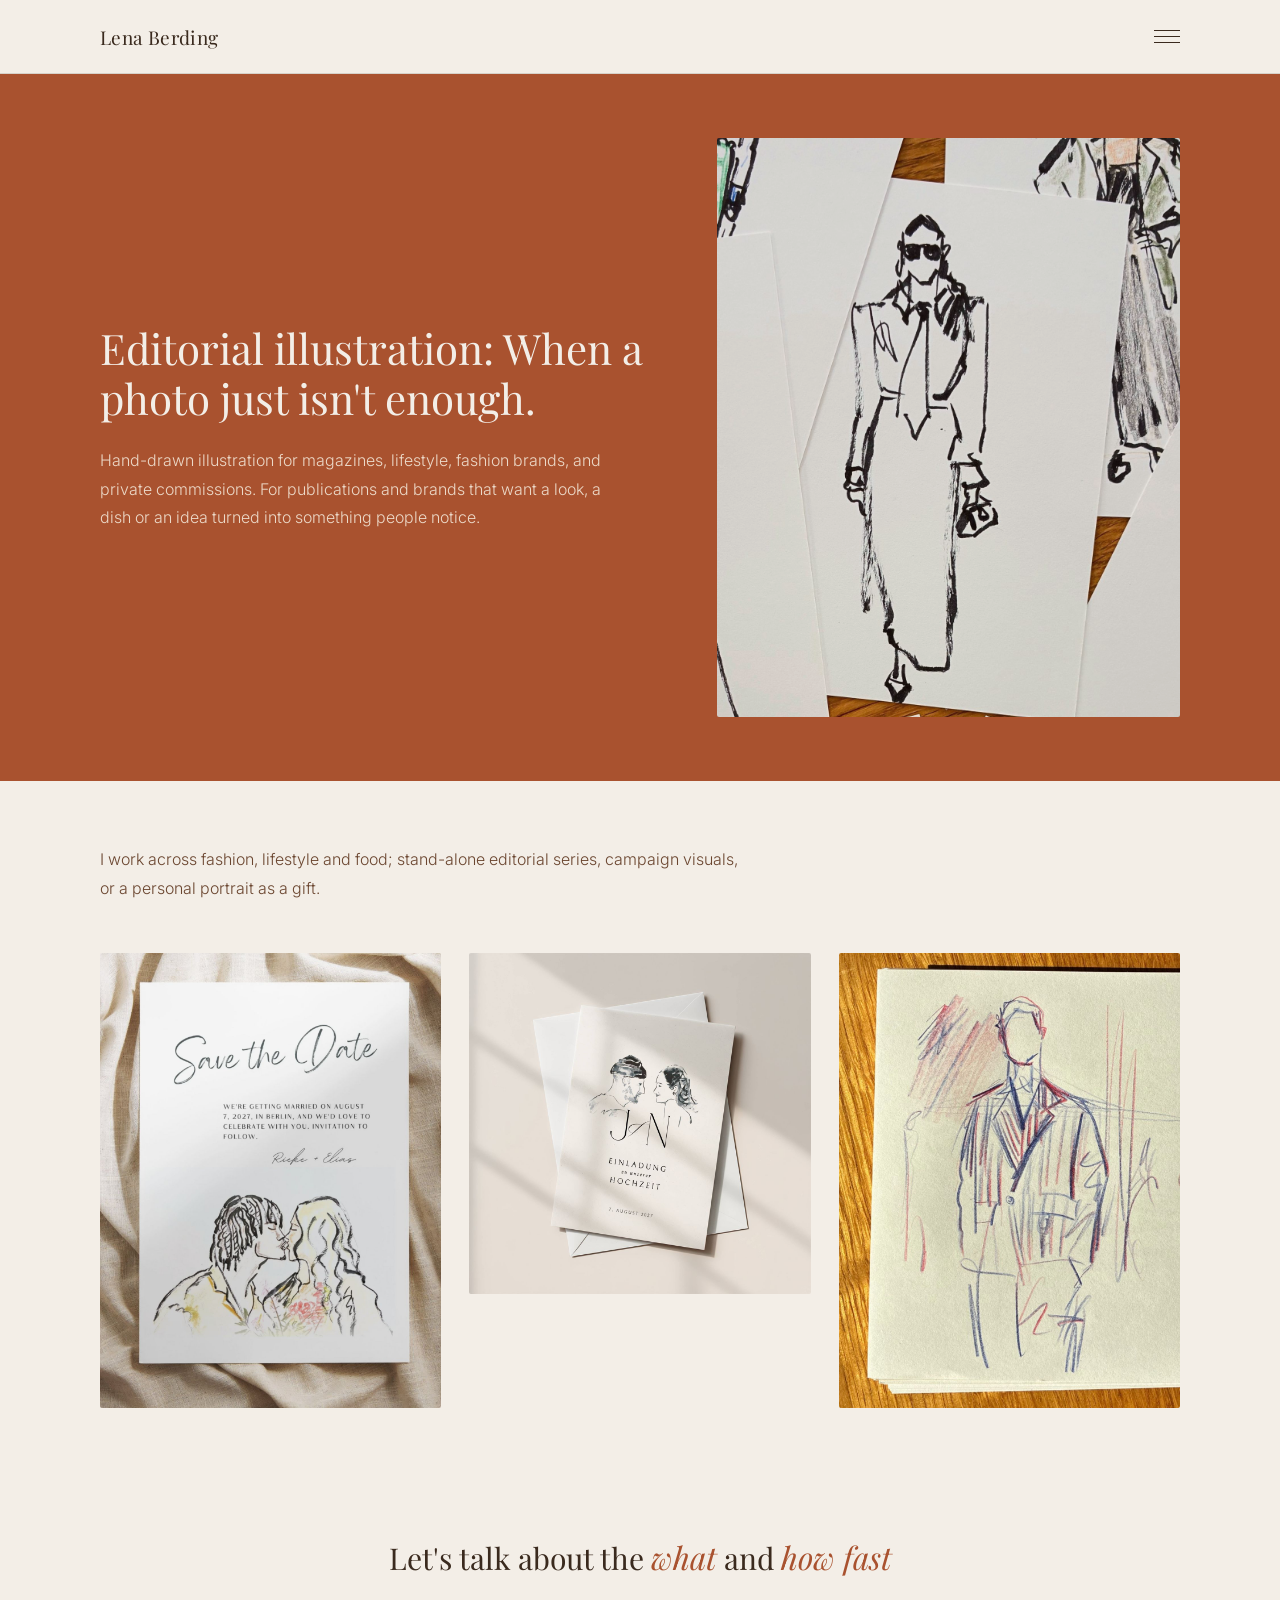
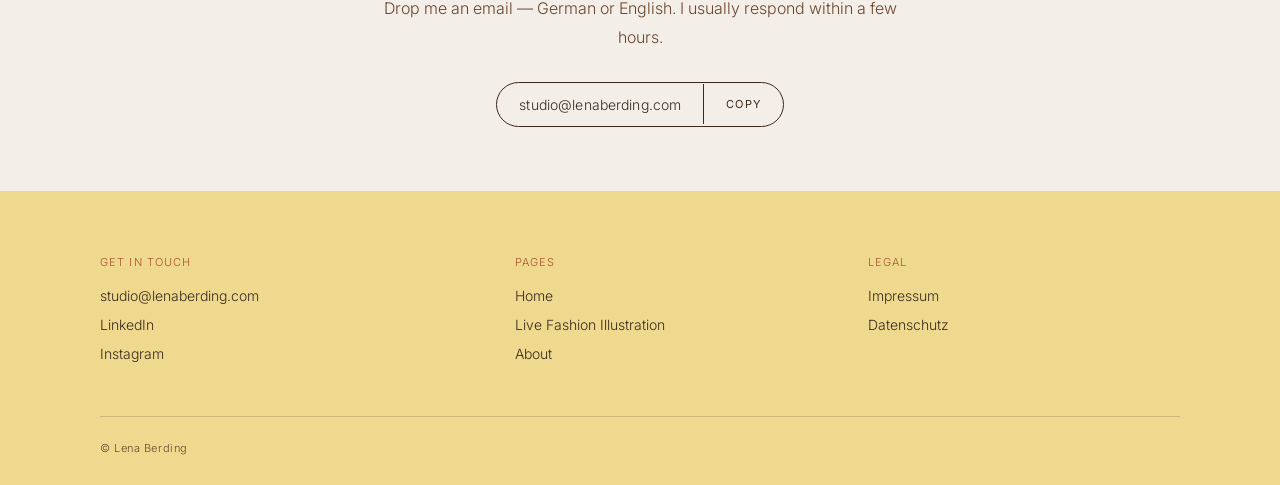
<file: editorial-illustration.html>
<!DOCTYPE html>
<html lang="en">
<head>
<meta charset="UTF-8">
<meta name="viewport" content="width=device-width, initial-scale=1.0">

<!-- TEXT: Titel -->
<title>Editorial Illustration | Lena Berding</title>
<!-- TEXT: Meta-Description -->
<meta name="description" content="Hand-drawn fashion, beauty and lifestyle illustration for magazines, packaging and brand campaigns. View selected work by Berlin illustrator Lena Berding and get in touch.">
<meta name="robots" content="noindex, follow"><!-- Seite ist ausgeblendet; zum Einblenden wieder auf "index, follow" setzen -->
<link rel="canonical" href="https://www.lenaberding.com/editorial-illustration.html">
<meta name="theme-color" content="#A9522F">

<meta property="og:type" content="website">
<meta property="og:site_name" content="Lena Berding">
<meta property="og:title" content="Editorial Illustration | Lena Berding">
<meta property="og:description" content="Hand-drawn fashion, beauty and lifestyle illustration for magazines, packaging and brand campaigns.">
<meta property="og:url" content="https://www.lenaberding.com/editorial-illustration.html">
<meta property="og:image" content="https://www.lenaberding.com/images/editorial-fashion-illustration-lena-berding.jpg">
<meta property="og:locale" content="en_US">
<meta name="twitter:card" content="summary_large_image">

<link rel="icon" type="image/x-icon" href="favicon.ico">
<link rel="icon" type="image/png" sizes="32x32" href="favicon-32x32.png">
<link rel="icon" type="image/png" sizes="16x16" href="favicon-16x16.png">
<link rel="apple-touch-icon" sizes="180x180" href="apple-touch-icon.png">
<link rel="manifest" href="site.webmanifest">

<!-- Schriften werden selbst gehostet (fonts/-Ordner + @font-face in style.css) —
     kein Aufruf an Google-Server, daher kein Cookie-Banner dafür nötig. -->
<link rel="stylesheet" href="style.css?v=20">

<script type="application/ld+json">
{
  "@context": "https://schema.org",
  "@type": "Service",
  "serviceType": "Editorial Illustration",
  "provider": {
    "@type": "Person",
    "name": "Lena Berding"
  },
  "description": "Hand-drawn illustration for magazines, lifestyle, fashion brands, campaign visuals, and private commissions.",
  "url": "https://www.lenaberding.com/editorial-illustration.html"
}
</script>
</head>
<body>

<header>
  <div class="headbar wrap">
    <a class="logo" href="index.html">Lena Berding</a>
    <button type="button" class="burger" id="burgerBtn" aria-label="Open menu" aria-expanded="false" aria-controls="overlay">
      <span></span><span></span><span></span>
    </button>
  </div>
</header>

<div class="overlay" id="overlay" role="dialog" aria-modal="true" aria-label="Menu">
  <button type="button" class="overlay-close" id="overlayClose" aria-label="Close menu">&times;</button>
  <nav class="overlay-links">
    <a href="index.html">Home</a>
    <a href="live-fashion-illustration.html">Live Fashion Illustration</a>
    <a href="about.html">About</a>
  </nav>
  <div class="overlay-quick">
    <a data-email-user="studio" data-email-domain="lenaberding.com">Contact me</a>
    <a href="https://www.linkedin.com/in/lenaberding/" target="_blank" rel="noopener">LinkedIn</a>
    <a href="https://www.instagram.com/lenaberding" target="_blank" rel="noopener">Instagram</a>
  </div>
</div>

<main>

  <section class="band-terracotta">
    <div class="wrap hero">
      <div>
        <!-- TEXT: Editorial-Hero -->
        <h1 style="font-size:42px;">Editorial illustration: When a photo just isn't enough.</h1>
        <p class="lead">Hand-drawn illustration for magazines, lifestyle, fashion brands, and private commissions. For publications and brands that want a look, a dish or an idea turned into something people notice.</p>
      </div>
      <!-- BILD AUSTAUSCHEN: images/editorial-fashion-illustration-lena-berding.jpg (empfohlen ca. 900×1200px, Hochformat) -->
      <div class="hero-figure">
        <img src="images/editorial-fashion-illustration-lena-berding.jpg" alt="Editorial fashion illustration by Lena Berding" width="900" height="1200" loading="eager">
      </div>
    </div>
  </section>

  <section>
    <div class="wrap">
      <!-- TEXT: Intro-Absatz Galerie -->
      <p class="lead" style="max-width:640px;">I work across fashion, lifestyle and food; stand-alone editorial series, campaign visuals, or a personal portrait as a gift.</p>

      <!-- GALERIE — Masonry-Raster. Bilder ordnen sich automatisch in Spalten ein,
           unabhängig von Hoch-/Querformat — kein Zuschneiden nötig.

           Jede Kachel = eine Serie/ein Projekt: Bild + Titel (erscheint beim Hover/Antippen
           als Overlay) + Link zur passenden Detailseite (series-*.html).

           Zum Hinzufügen: einen kompletten <a class="masonry-item">...</a>-Block kopieren
           und einfügen — egal an welcher Stelle in der Liste, das Bild ordnet sich automatisch
           passend ein. Für jede neue Kachel eine eigene series-*.html-Seite anlegen
           (series-private-commission.html als Vorlage kopieren, siehe README). -->
      <div class="masonry">
        <a class="masonry-item" href="series-private-commission.html">
          <img src="images/private-commissions-cover.jpg" alt="Wedding illustration work" loading="lazy">
          <span class="masonry-overlay"><span class="masonry-title">Wedding Illustration</span></span>
        </a>

<a class="masonry-item" href="series-illustrated-wedding-invitation.html">
  <img src="images/illustrated-wedding-invitation-cover.jpg" alt="Illustrated wedding invitation" loading="lazy">
  <span class="masonry-overlay"><span class="masonry-title">Illustrated Wedding Invitation</span></span>
</a>
           
        <a class="masonry-item" href="series-fashion-sketches.html">
          <img src="images/fashion-sketches-cover.jpg" alt="Collection of fashion sketches" loading="lazy">
          <span class="masonry-overlay"><span class="masonry-title">Fashion Sketches</span></span>
        </a>
      </div>
    </div>
  </section>

  <section class="cta-section on-light">
    <div class="wrap">
      <h2>Let's talk about the <em class="acc" style="color:var(--terracotta);">what</em> and <em class="acc" style="color:var(--terracotta);">how fast</em></h2>
      <p class="lead">Drop me an email — German or English. I usually respond within a few hours.</p>
      <div class="email-pill">
        <!-- TEXT: E-Mail — an BEIDEN Stellen ändern -->
        <span class="email-text" data-email-user="studio" data-email-domain="lenaberding.com"></span>
        <button class="copy-btn" data-email-user="studio" data-email-domain="lenaberding.com"><span class="copy-label">Copy</span></button>
      </div>
    </div>
  </section>

</main>

<footer>
  <div class="wrap">
    <div class="foot-top">
      <div>
        <div class="foot-col-title">Get in touch</div>
        <div class="foot-links">
          <a data-email-user="studio" data-email-domain="lenaberding.com"></a>
          <a href="https://www.linkedin.com/in/lenaberding/" target="_blank" rel="noopener">LinkedIn</a>
          <a href="https://www.instagram.com/lenaberding" target="_blank" rel="noopener">Instagram</a>
        </div>
      </div>
      <div>
        <div class="foot-col-title">Pages</div>
        <div class="foot-links">
          <a href="index.html">Home</a>
          <a href="live-fashion-illustration.html">Live Fashion Illustration</a>
          <a href="about.html">About</a>
        </div>
      </div>
      <div>
        <div class="foot-col-title">Legal</div>
        <div class="foot-links">
          <a href="impressum.html">Impressum</a>
          <a href="datenschutz.html">Datenschutz</a>
        </div>
      </div>
    </div>
    <div class="foot-bottom">
      <span>&copy; Lena Berding</span>
    </div>
  </div>
</footer>

<script src="script.js?v=7"></script>
</body>
</html>
</file>
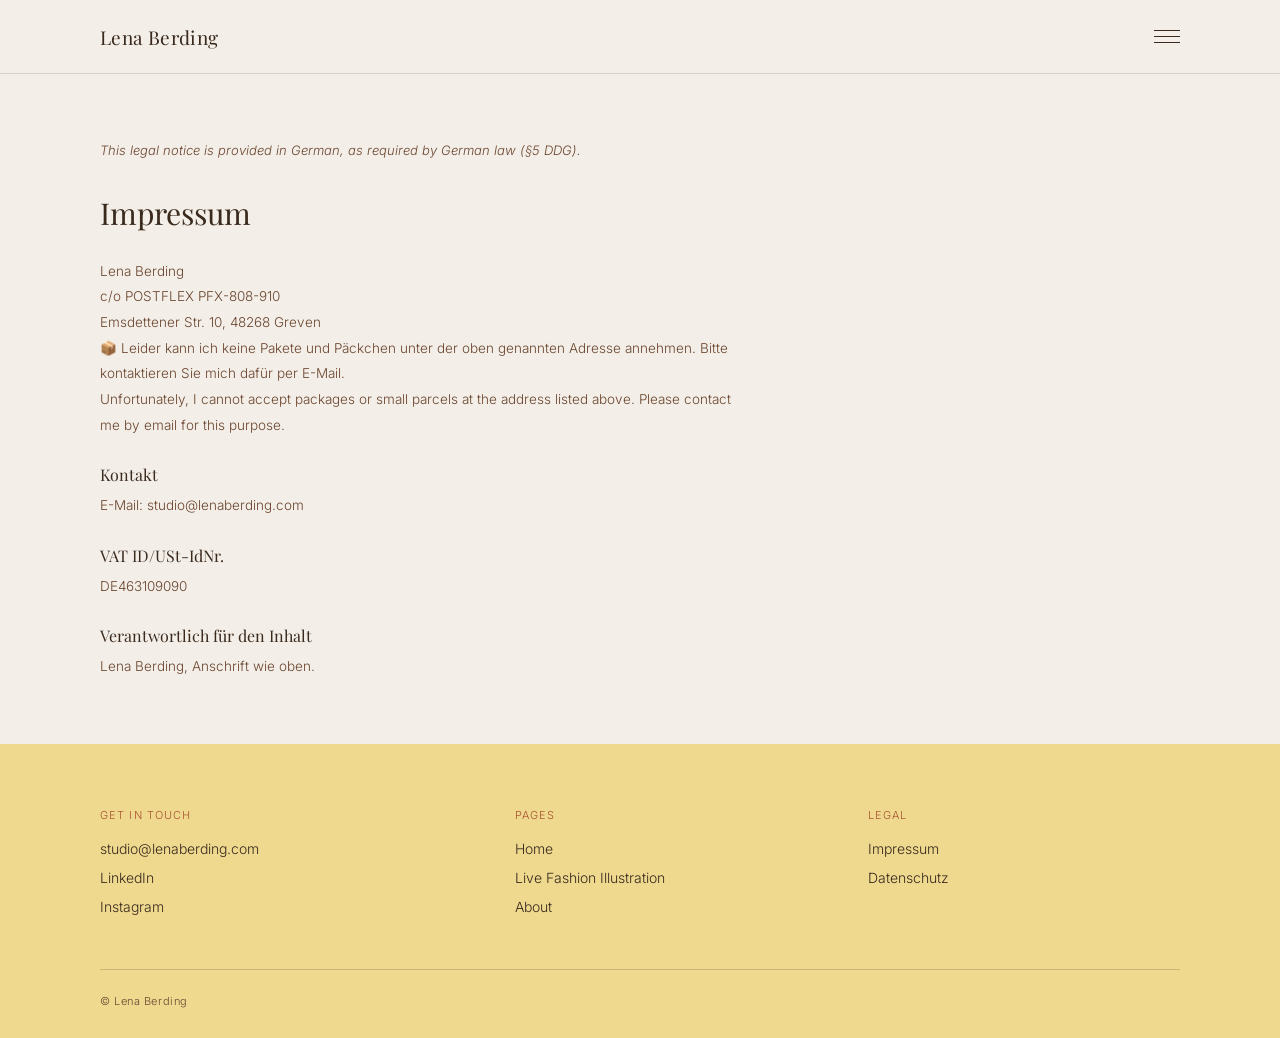
<file: impressum.html>
<!DOCTYPE html>
<html lang="de">
<head>
<meta charset="UTF-8">
<meta name="viewport" content="width=device-width, initial-scale=1.0">

<title>Impressum — Lena Berding</title>
<meta name="description" content="Impressum von Lena Berding, Studio für Illustration.">
<meta name="robots" content="index, follow">
<link rel="canonical" href="https://www.lenaberding.com/impressum.html">
<meta name="theme-color" content="#A9522F">

<link rel="icon" type="image/x-icon" href="favicon.ico">
<link rel="icon" type="image/png" sizes="32x32" href="favicon-32x32.png">
<link rel="icon" type="image/png" sizes="16x16" href="favicon-16x16.png">
<link rel="apple-touch-icon" sizes="180x180" href="apple-touch-icon.png">
<link rel="manifest" href="site.webmanifest">

<!-- Schriften werden selbst gehostet (fonts/-Ordner + @font-face in style.css) —
     kein Aufruf an Google-Server, daher kein Cookie-Banner dafür nötig. -->
<link rel="stylesheet" href="style.css?v=20">
</head>
<body>

<header>
  <div class="headbar wrap">
    <a class="logo" href="index.html">Lena Berding</a>
    <button type="button" class="burger" id="burgerBtn" aria-label="Menü öffnen" aria-expanded="false" aria-controls="overlay">
      <span></span><span></span><span></span>
    </button>
  </div>
</header>

<div class="overlay" id="overlay" role="dialog" aria-modal="true" aria-label="Menü">
  <button type="button" class="overlay-close" id="overlayClose" aria-label="Menü schließen">&times;</button>
  <nav class="overlay-links">
    <a href="index.html">Home</a>
    <a href="live-fashion-illustration.html">Live Fashion Illustration</a>
    <a href="about.html">About</a>
  </nav>
  <div class="overlay-quick">
    <a data-email-user="studio" data-email-domain="lenaberding.com">Contact me</a>
    <a href="https://www.linkedin.com/in/lenaberding/" target="_blank" rel="noopener">LinkedIn</a>
    <a href="https://www.instagram.com/lenaberding" target="_blank" rel="noopener">Instagram</a>
  </div>
</div>

<main>
  <section class="legal">
    <div class="wrap">
      <p style="font-style:italic; color:var(--ink-soft); font-size:13px; margin-bottom:30px;">This legal notice is provided in German, as required by German law (§5 DDG).</p>

      <h2>Impressum</h2>
      <p>Lena Berding<br>c/o POSTFLEX PFX-808-910<br>Emsdettener Str. 10, 48268 Greven</p>
      <p>📦 Leider kann ich keine Pakete und Päckchen unter der oben genannten Adresse annehmen. Bitte kontaktieren Sie mich dafür per E-Mail.
<br>Unfortunately, I cannot accept packages or small parcels at the address listed above. Please contact me by email for this purpose.</p>
      <h3>Kontakt</h3>
      <p>E-Mail: <a data-email-user="studio" data-email-domain="lenaberding.com"></a></p>
      <h3>VAT ID/USt-IdNr.</h3>
      <p>DE463109090</p>
      <h3>Verantwortlich für den Inhalt</h3>
      <p>Lena Berding, Anschrift wie oben.</p>
    </div>
  </section>
</main>

<footer>
  <div class="wrap">
    <div class="foot-top">
      <div>
        <div class="foot-col-title">Get in touch</div>
        <div class="foot-links">
          <a data-email-user="studio" data-email-domain="lenaberding.com"></a>
          <a href="https://www.linkedin.com/in/lenaberding/" target="_blank" rel="noopener">LinkedIn</a>
          <a href="https://www.instagram.com/lenaberding" target="_blank" rel="noopener">Instagram</a>
        </div>
      </div>
      <div>
        <div class="foot-col-title">Pages</div>
        <div class="foot-links">
          <a href="index.html">Home</a>
          <a href="live-fashion-illustration.html">Live Fashion Illustration</a>
          <a href="about.html">About</a>
        </div>
      </div>
      <div>
        <div class="foot-col-title">Legal</div>
        <div class="foot-links">
          <a href="impressum.html">Impressum</a>
          <a href="datenschutz.html">Datenschutz</a>
        </div>
      </div>
    </div>
    <div class="foot-bottom">
      <span>&copy; Lena Berding</span>
    </div>
  </div>
</footer>

<script src="script.js?v=7"></script>
</body>
</html>
</file>
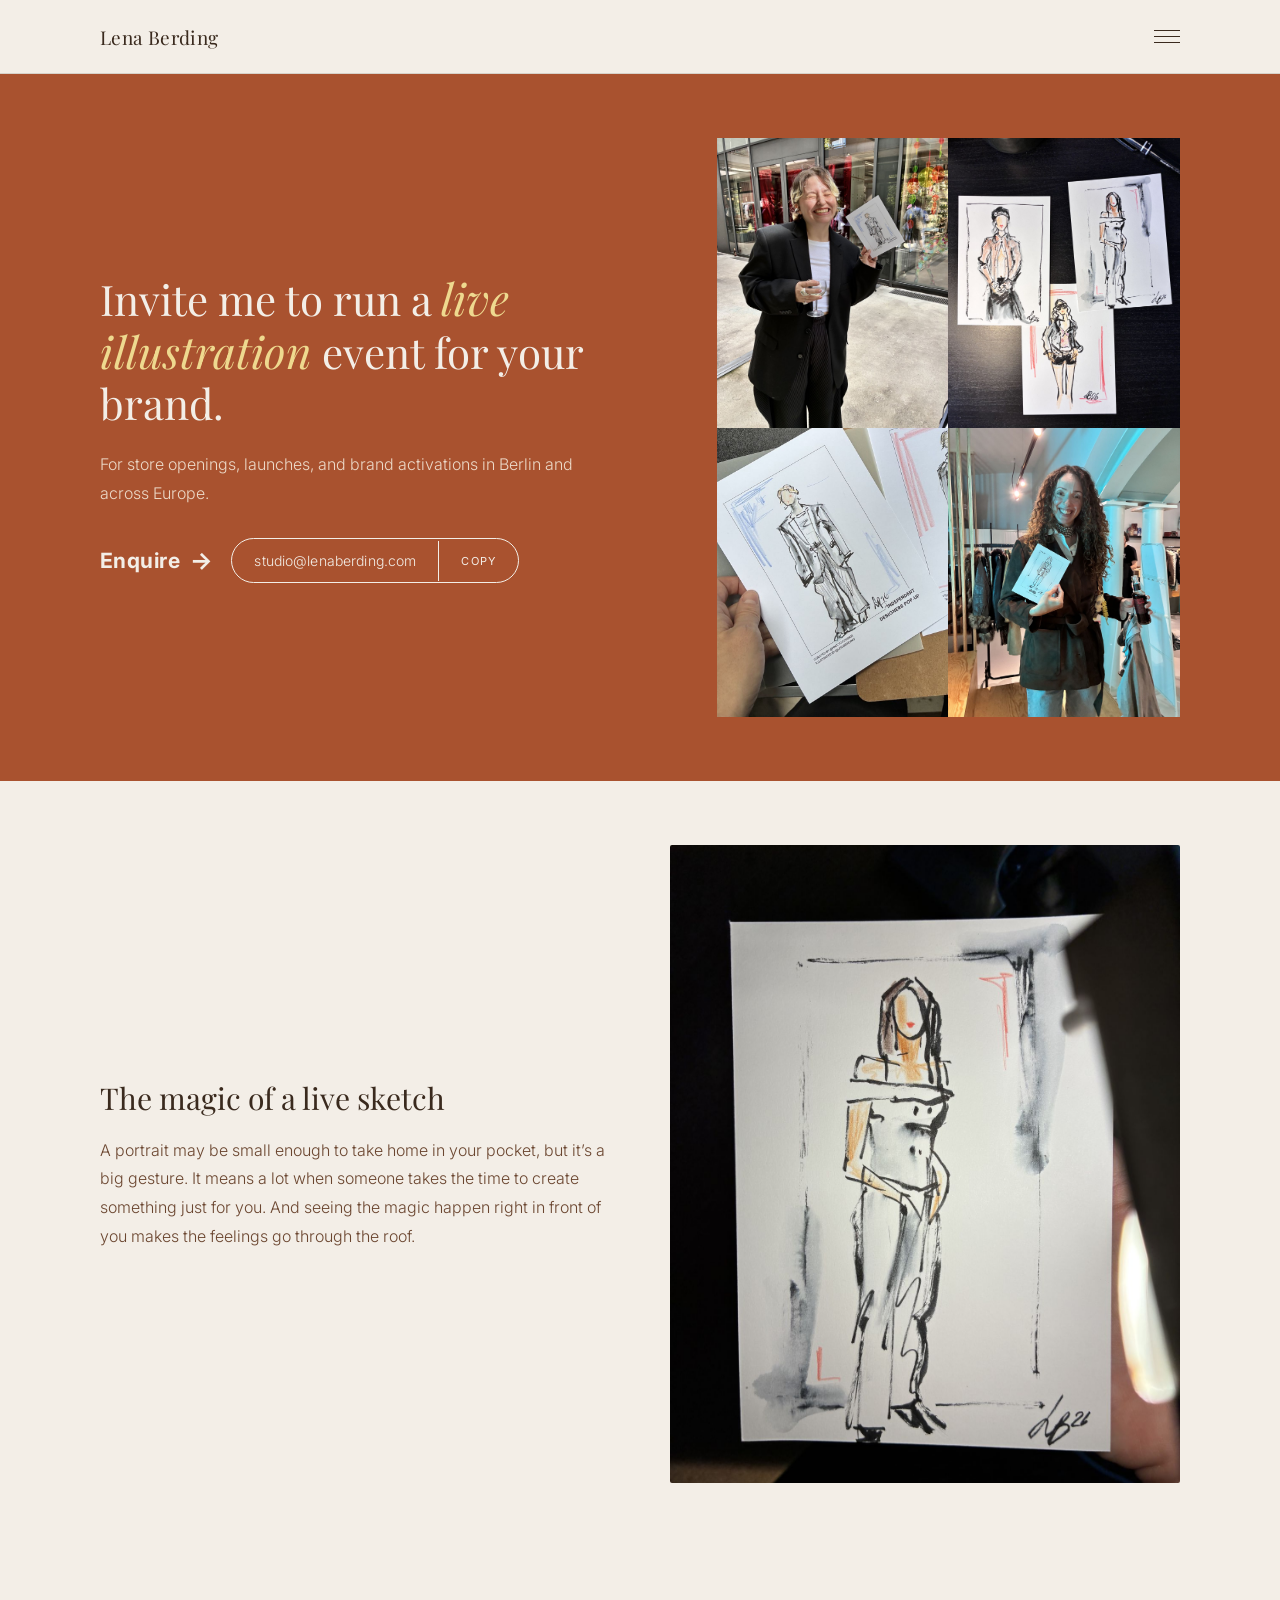
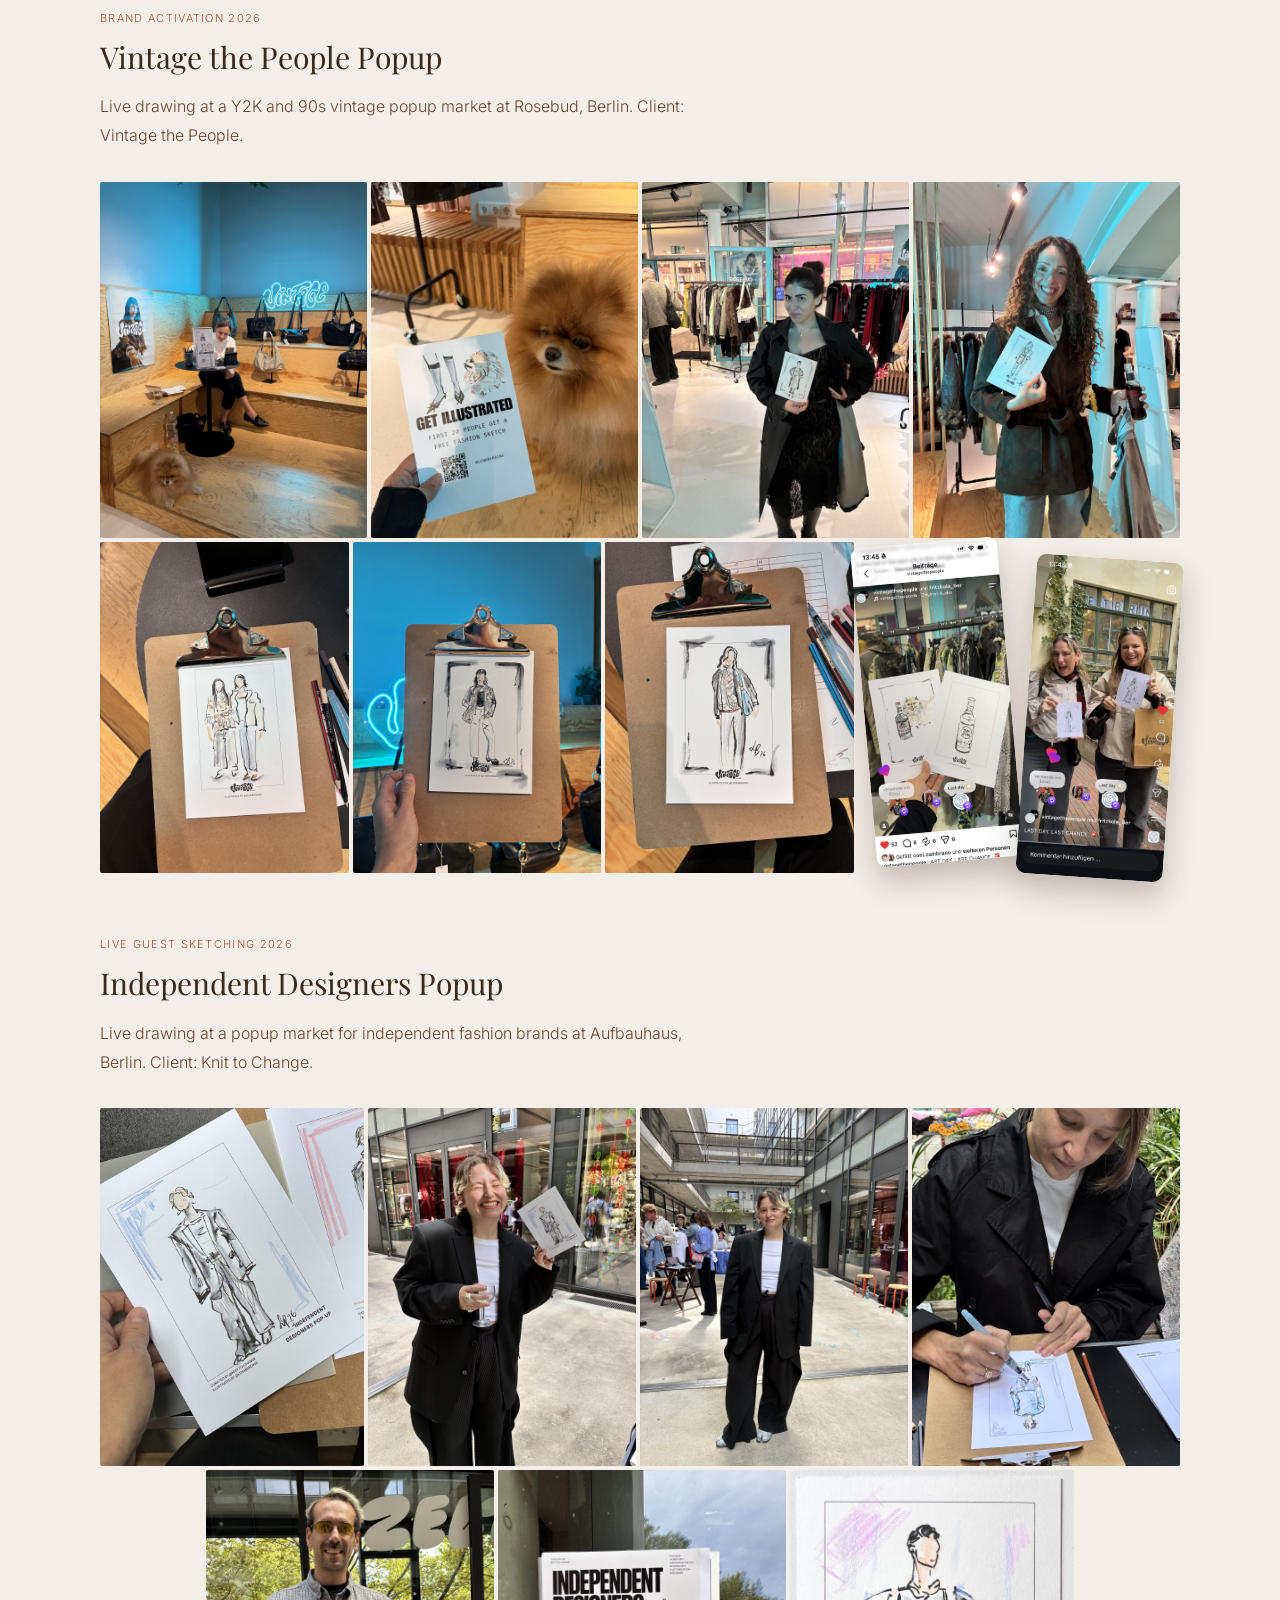
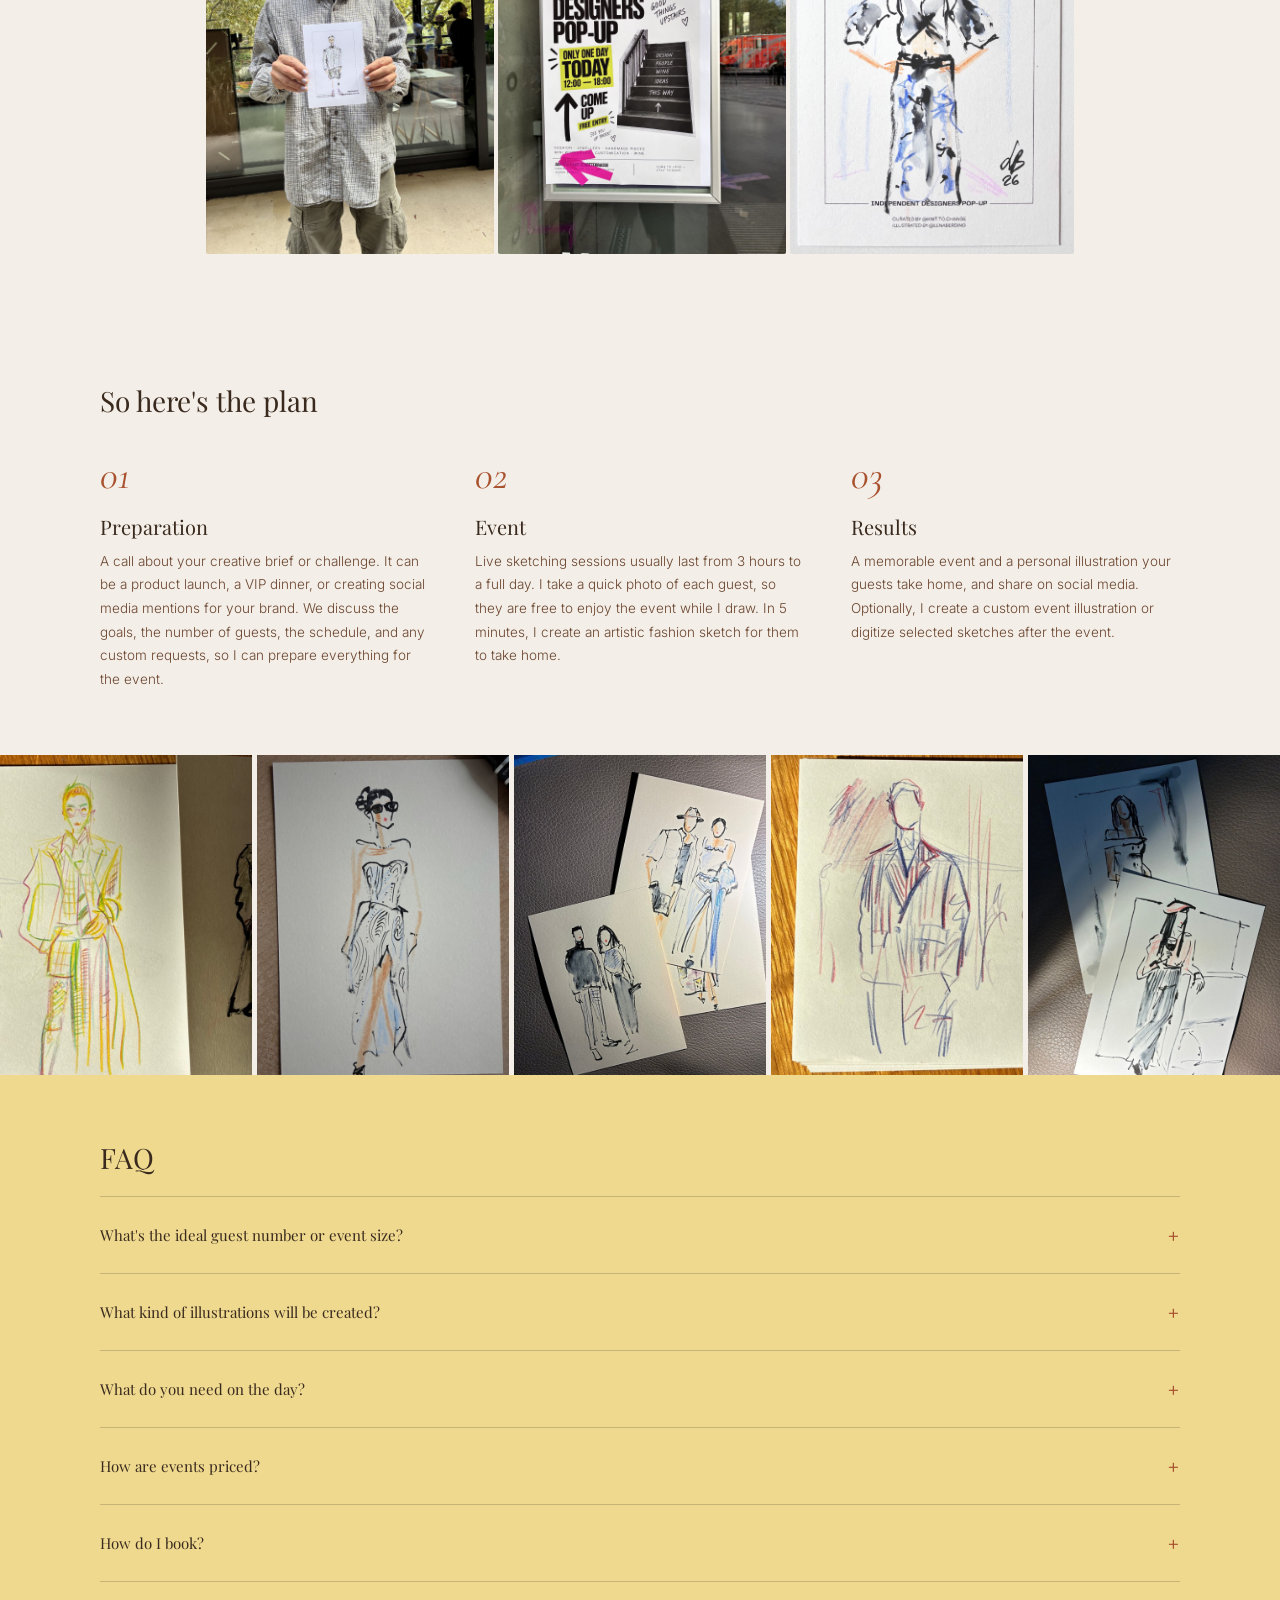
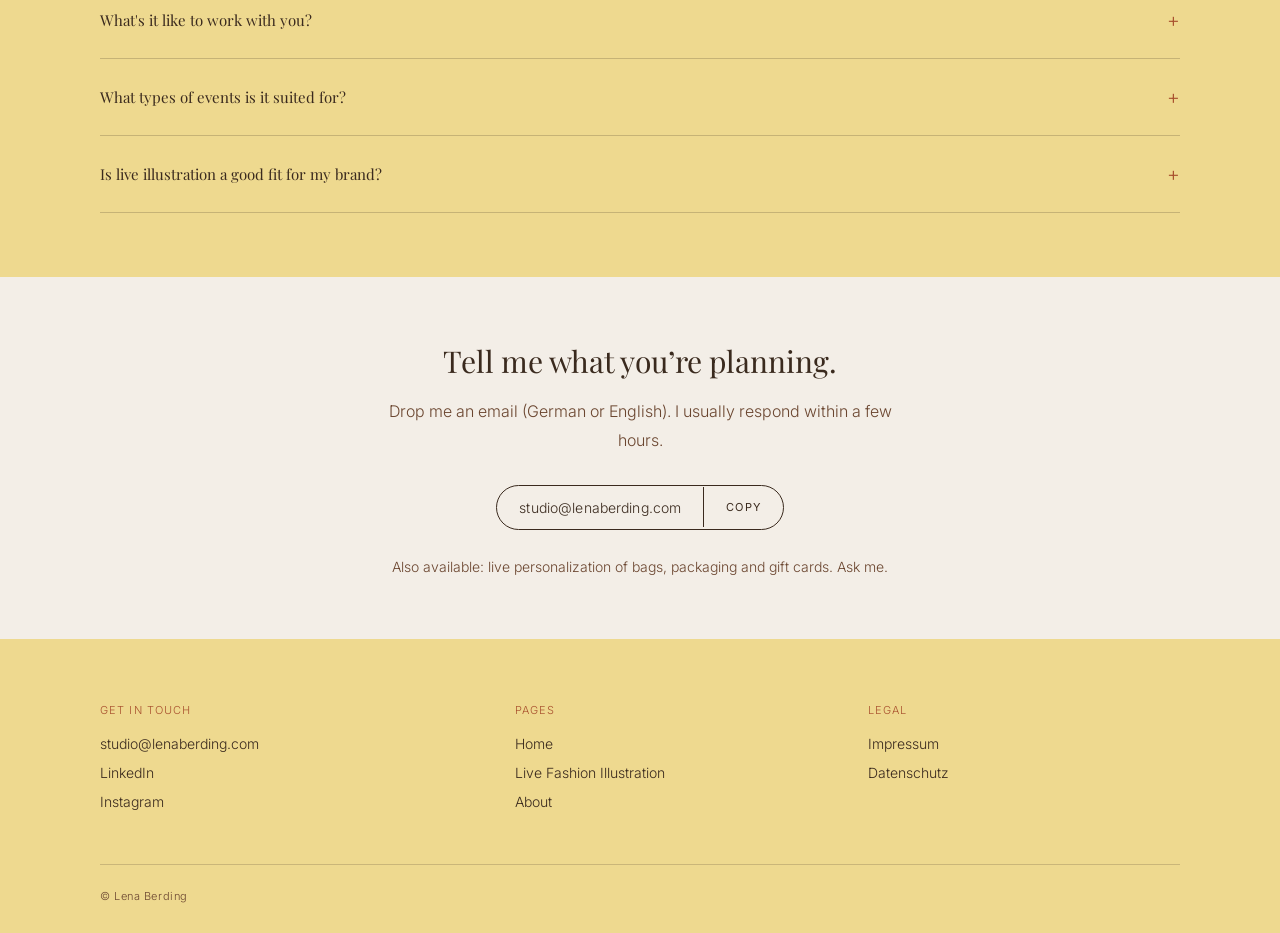
<file: live-fashion-illustration.html>
<!DOCTYPE html>
<html lang="en">
<head>
<meta charset="UTF-8">
<meta name="viewport" content="width=device-width, initial-scale=1.0">

<!-- TEXT: Titel -->
<title>Live Illustrator Berlin for Brand Events | Lena Berding</title>
<!-- TEXT: Meta-Description -->
<meta name="description" content="Live illustrator in Berlin for store openings, product launches and brand activations. Expressive ink sketches, drawn live for your guests. Available across Europe.">
<meta name="robots" content="index, follow">
<link rel="canonical" href="https://www.lenaberding.com/live-fashion-illustration.html">
<meta name="theme-color" content="#A9522F">

<meta property="og:type" content="website">
<meta property="og:site_name" content="Lena Berding">
<meta property="og:title" content="Live Illustrator Berlin for Brand Events | Lena Berding">
<meta property="og:description" content="Live illustrator in Berlin for store openings, product launches and brand activations. Expressive ink sketches, drawn live for your guests. Available across Europe.">
<meta property="og:url" content="https://www.lenaberding.com/live-fashion-illustration.html">
<meta property="og:image" content="https://www.lenaberding.com/images/hero-guest-sketches-1.jpg">
<meta property="og:locale" content="en_US">
<meta name="twitter:card" content="summary_large_image">

<link rel="icon" type="image/x-icon" href="favicon.ico">
<link rel="icon" type="image/png" sizes="32x32" href="favicon-32x32.png">
<link rel="icon" type="image/png" sizes="16x16" href="favicon-16x16.png">
<link rel="apple-touch-icon" sizes="180x180" href="apple-touch-icon.png">
<link rel="manifest" href="site.webmanifest">

<!-- Schriften werden selbst gehostet (fonts/-Ordner + @font-face in style.css) —
     kein Aufruf an Google-Server, daher kein Cookie-Banner dafür nötig. -->
<link rel="stylesheet" href="style.css?v=20">

<script type="application/ld+json">
{
  "@context": "https://schema.org",
  "@type": "Service",
  "name": "Live Illustrator Berlin",
  "serviceType": "Live Fashion Illustration",
  "provider": {
    "@type": "Person",
    "name": "Lena Berding",
    "jobTitle": "Fashion Illustrator & Live Event Artist",
    "url": "https://www.lenaberding.com/",
    "address": { "@type": "PostalAddress", "addressLocality": "Berlin", "addressCountry": "DE" }
  },
  "areaServed": [
    { "@type": "City", "name": "Berlin" },
    { "@type": "Country", "name": "Germany" },
    { "@type": "Place", "name": "Europe" }
  ],
  "description": "Live event illustration for fashion, beauty, jewelry, food and lifestyle brand activations, store openings and product launches.",
  "url": "https://www.lenaberding.com/live-fashion-illustration.html"
}
</script>
<script type="application/ld+json">
{
  "@context": "https://schema.org",
  "@type": "FAQPage",
  "mainEntity": [
    {
      "@type": "Question",
      "name": "What's the ideal guest number or event size?",
      "acceptedAnswer": {
        "@type": "Answer",
        "text": "It works for events of any size. It can be an intimate VIP evening where every guest receives a sketch, or a larger event where I draw as many guests as possible within a set time window. Depending on your creative needs and number of guests, the amount of illustrations can vary from 8-12 per hour (3-5 mins per illustration). I recommend bookings of at least 3 hours."
      }
    },
    {
      "@type": "Question",
      "name": "What kind of illustrations will be created?",
      "acceptedAnswer": {
        "@type": "Answer",
        "text": "I create expressive fashion sketches that focus on silhouette and personality. I usually draw in ink and colored pencil on A6 or A5 fine art paper. The paper can be customized for your event. This could include your logo, event details, a custom illustration, fabric samples, lipstick swatches, pressed flowers ... Let's talk about the different ways you can make your brand stand out."
      }
    },
    {
      "@type": "Question",
      "name": "What do you need on the day?",
      "acceptedAnswer": {
        "@type": "Answer",
        "text": "A good sized table, a chair and decent lighting. I bring everything else. On the day of your event, I will arrive 30-45 mins earlier to set up before the event begins."
      }
    },
    {
      "@type": "Question",
      "name": "How are events priced?",
      "acceptedAnswer": {
        "@type": "Answer",
        "text": "Pricing is based on an hourly rate + travel expenses if applicable. Travel within Berlin and the surrounding is free. Get in touch with your event details, and I’ll put together an offer tailored to your needs."
      }
    },
    {
      "@type": "Question",
      "name": "How do I book?",
      "acceptedAnswer": {
        "@type": "Answer",
        "text": "Send me your event details to check availability and receive a tailored quote. If you’d like to go ahead, I’ll hold your date for 14 days while we finalize the details. Your booking is confirmed once I’ve received the signed contract and a 30% deposit."
      }
    },
    {
      "@type": "Question",
      "name": "What's it like to work with you?",
      "acceptedAnswer": {
        "@type": "Answer",
        "text": "I'm easy to work with and I know how to read a room. I speak German, English, Spanish, and Russian, and adapt easily to different guests and event settings. My goal is to make the process feel effortless for everyone."
      }
    },
    {
      "@type": "Question",
      "name": "What types of events is it suited for?",
      "acceptedAnswer": {
        "@type": "Answer",
        "text": "Seasonal in-store promotions, like Christmas or Valentine’s Day; Product and collection launches; Influencer events; VIP dinners, exclusive customer events; Popups and brand activations"
      }
    },
    {
      "@type": "Question",
      "name": "Is live illustration a good fit for my brand?",
      "acceptedAnswer": {
        "@type": "Answer",
        "text": "Yes, especially if your brand has a creative spirit. Live illustration is a great fit for: Fashion, beauty, jewelry, food, and lifestyle brands; Brands that love collaborating with artists and independent creatives; Brands looking to make their events stand out"
      }
    }
  ]
}
</script>
</head>
<body>

<header>
  <div class="headbar wrap">
    <a class="logo" href="index.html">Lena Berding</a>
    <button type="button" class="burger" id="burgerBtn" aria-label="Open menu" aria-expanded="false" aria-controls="overlay">
      <span></span><span></span><span></span>
    </button>
  </div>
</header>

<div class="overlay" id="overlay" role="dialog" aria-modal="true" aria-label="Menu">
  <button type="button" class="overlay-close" id="overlayClose" aria-label="Close menu">&times;</button>
  <nav class="overlay-links">
    <a href="index.html">Home</a>
    <a href="live-fashion-illustration.html" aria-current="page">Live Fashion Illustration</a>
    <a href="about.html">About</a>
  </nav>
  <div class="overlay-quick">
    <a data-email-user="studio" data-email-domain="lenaberding.com">Contact me</a>
    <a href="https://www.linkedin.com/in/lenaberding/" target="_blank" rel="noopener">LinkedIn</a>
    <a href="https://www.instagram.com/lenaberding" target="_blank" rel="noopener">Instagram</a>
  </div>
</div>

<main>

  <section class="band-terracotta">
    <div class="wrap hero hero-center-mobile">
      <div>
        <!-- TEXT: Live-Hero -->
        <h1 style="font-size:42px;">Invite me to run a <span class="acc">live illustration</span> event for your brand.</h1>
        <p class="lead">For store openings, launches, and brand activations in Berlin and across Europe.</p>
        <!-- HERO-CTA: E-Mail wie unten über data-email-user/-domain -->
        <div class="hero-cta">
          <span class="hero-cta-label">Enquire <span class="arrow" aria-hidden="true">→</span></span>
          <div class="email-pill">
            <span class="email-text" data-email-user="studio" data-email-domain="lenaberding.com"></span>
            <button class="copy-btn" data-email-user="studio" data-email-domain="lenaberding.com"><span class="copy-label">Copy</span></button>
          </div>
        </div>
      </div>
      <!-- HERO-COLLAGE: 4 Fotos im 2×2-Raster. Reihenfolge = oben links, oben rechts, unten links, unten rechts. -->
      <div class="hero-grid">
        <img src="images/hero-guest-sketches-1.jpg" alt="Guest laughing and holding her live fashion sketch" width="1200" height="1600" loading="eager">
        <img src="images/hero-guest-sketches-4.jpg" alt="Three live fashion sketches on a dark table" width="1200" height="1600" loading="eager">
        <img src="images/hero-guest-sketches-3-detail.jpg" alt="Finished live fashion sketch for the Independent Designers Popup" width="720" height="976" loading="eager">
        <img src="images/hero-guest-sketches-2.jpg" alt="Guest smiling with her fashion sketch at a vintage popup" width="1200" height="1600" loading="eager">
      </div>
    </div>
  </section>

  <section>
    <div class="wrap magic">
      <div>
        <!-- TEXT: "Magic of..."-Absatz -->
        <h2>The magic of a live sketch</h2>
        <p class="lead">A portrait may be small enough to take home in your pocket, but it’s a big gesture. It means a lot when someone takes the time to create something just for you. And seeing the magic happen right in front of you makes the feelings go through the roof.</p>
      </div>
      <!-- BILD AUSTAUSCHEN: images/fashion-sketch-live-drawing-event.jpg (empfohlen ca. 900×1125px) -->
      <div class="imgblock">
        <img src="images/fashion-sketch-live-drawing-event.jpg" alt="Fashion sketch being drawn live at a brand event" width="900" height="1125" loading="lazy">
      </div>
    </div>
  </section>

  <!-- PROJEKT: Vintage the People -->
  <section>
    <div class="wrap">
      <div class="project-head">
        <!-- TEXT: Projekt 1 -->
        <div class="project-meta">Brand activation 2026</div>
        <h2>Vintage the People Popup</h2>
        <p class="lead">Live drawing at a Y2K and 90s vintage popup market at Rosebud, Berlin. Client: Vintage the People.</p>
      </div>
      <!-- COLLAGE — Anleitung siehe style.css ("Projekt-Section") -->
      <div class="collage">
        <figure style="--r:0.75"><img src="images/guest-sketch-00007.jpg" alt="Lena Berding, live illustrator in Berlin, drawing at the Vintage the People popup" loading="lazy"></figure>
        <figure style="--r:0.75"><img src="images/guest-sketch-00006.jpg" alt="Get Illustrated flyer next to a Pomeranian dog" loading="lazy"></figure>
        <figure style="--r:0.75"><img src="images/guest-sketch-5.jpg" alt="Guest in a black trench coat holding her fashion sketch" loading="lazy"></figure>
        <figure style="--r:0.75"><img src="images/hero-guest-sketches-2.jpg" alt="Guest with curly hair smiling with her fashion sketch" loading="lazy"></figure>
        <figure style="--r:0.75"><img src="images/guest-sketch-00008.jpg" alt="Live sketch of two guests on a clipboard" loading="lazy"></figure>
        <figure style="--r:0.75"><img src="images/live-guest-sketches-berlin.jpg" alt="Live fashion sketch on a clipboard under neon light at a Berlin popup" loading="lazy"></figure>
        <figure style="--r:0.75"><img src="images/guest-sketch-00009.jpg" alt="Live fashion sketch with Vintage the People branding" loading="lazy"></figure>
        <figure class="tilt tilt-left" style="--r:0.46"><img src="images/guest-sketch-00010.jpg" alt="Instagram post by Vintage the People showing two illustrated cards" loading="lazy"></figure>
        <figure class="tilt" style="--r:0.46"><img src="images/guest-sketch-00011.jpg" alt="Instagram post by Vintage the People with two guests holding their sketches" loading="lazy"></figure>
      </div>
    </div>
  </section>
  <!-- PROJEKT: Independent Designers Popup -->
  <section style="padding-top:0;">
    <div class="wrap">
      <div class="project-head">
        <!-- TEXT: Projekt 2 -->
        <div class="project-meta">Live guest sketching 2026</div>
        <h2>Independent Designers Popup</h2>
        <p class="lead">Live drawing at a popup market for independent fashion brands at Aufbauhaus, Berlin. Client: Knit to Change.</p>
      </div>
      <div class="collage">
        <figure style="--r:0.74"><img src="images/hero-guest-sketches-3-detail.jpg" alt="Live fashion sketch for the Independent Designers Popup" loading="lazy"></figure>
        <figure style="--r:0.75"><img src="images/hero-guest-sketches-1.jpg" alt="Guest laughing and holding her live fashion sketch" loading="lazy"></figure>
        <figure style="--r:0.75"><img src="images/live-illustration-2.jpg" alt="Guest in a black suit at the Independent Designers Popup" loading="lazy"></figure>
        <figure style="--r:0.75"><img src="images/live-illustration-1.jpg" alt="Lena Berding drawing a guest live at the Independent Designers Popup in Berlin" loading="lazy"></figure>
        <figure style="--r:0.75"><img src="images/live-illustration-sketch.jpg" alt="Guest holding his finished fashion sketch" loading="lazy"></figure>
        <figure style="--r:0.75"><img src="images/independent-designers-popup-poster.jpg" alt="Independent Designers Popup poster" loading="lazy"></figure>
        <figure style="--r:0.74"><img src="images/live-illustration-3.jpg" alt="Finished live fashion sketch of a guest" loading="lazy"></figure>
      </div>
    </div>
  </section>
  <section>
    <div class="wrap">
      <!-- TEXT: Ablauf-Überschrift -->
      <h2 style="font-size:28px;">So here's the plan</h2>
      <div class="steps">
        <div class="step">
          <div class="stepnum">01</div>
          <!-- TEXT: Schritt 1 -->
          <h3>Preparation</h3>
          <p>A call about your creative brief or challenge. It can be a product launch, a VIP dinner, or creating social media mentions for your brand. We discuss the goals, the number of guests, the schedule, and any custom requests, so I can prepare everything for the event.</p>
        </div>
        <div class="step">
          <div class="stepnum">02</div>
          <!-- TEXT: Schritt 2 -->
          <h3>Event</h3>
          <p>Live sketching sessions usually last from 3 hours to a full day.
I take a quick photo of each guest, so they are free to enjoy the event while I draw. In 5 minutes, I create an artistic fashion sketch for them to take home.
</p>
        </div>
        <div class="step">
          <div class="stepnum">03</div>
          <!-- TEXT: Schritt 3 -->
          <h3>Results</h3>
          <p>A memorable event and a personal illustration your guests take home, and share on social media.
Optionally, I create a custom event illustration or digitize selected sketches after the event.
</p>
        </div>
      </div>
    </div>
  </section>

  <section class="quote-section">
    <!-- FOTOREIHE — mehrere Fotos in einer Reihe, gleiche Höhe, unterschiedliche Breite
         je nach Format. Läuft bewusst über die volle Breite (liegt deshalb außerhalb
         von .wrap). Auf dem Handy wird die Reihe waagerecht weggewischt statt
         umzubrechen — Fotos erscheinen nie untereinander.

         Diese 5 Bilder gehören NUR dieser Fotoreihe (eigene Dateinamen
         "live-fashion-illustration-photo-strip-…"). Du kannst sie also frei
         austauschen, ohne dass sich dadurch Bilder auf einer anderen Seite mitändern.

         Zum Hinzufügen/Entfernen: ein komplettes <img>-Tag kopieren, einfügen oder
         löschen — beliebig viele, beliebiges Format. -->
    <div class="photo-strip">
      <!-- BILD AUSTAUSCHEN: images/live-fashion-illustration-photo-strip-1.jpg -->
      <img src="images/live-fashion-illustration-photo-strip-1.jpg" alt="Guest holding a finished live fashion illustration" loading="lazy">
      <!-- BILD AUSTAUSCHEN: images/live-fashion-illustration-photo-strip-2.jpg -->
      <img src="images/live-fashion-illustration-photo-strip-2.jpg" alt="Fashion sketch, silhouette study" loading="lazy">
      <!-- BILD AUSTAUSCHEN: images/live-fashion-illustration-photo-strip-3.jpg -->
      <img src="images/live-fashion-illustration-photo-strip-3.jpg" alt="Two finished fashion sketches" loading="lazy">
      <!-- BILD AUSTAUSCHEN: images/live-fashion-illustration-photo-strip-4.jpg -->
      <img src="images/live-fashion-illustration-photo-strip-4.jpg" alt="Fashion sketches on a desk" loading="lazy">
      <!-- BILD AUSTAUSCHEN: images/live-fashion-illustration-photo-strip-5.jpg -->
      <img src="images/live-fashion-illustration-photo-strip-5.jpg" alt="Guest portrait fashion sketch" loading="lazy">
    </div>
  </section>

  <section class="band-deep">
    <div class="wrap">
      <h2 style="font-size:28px;">FAQ</h2>
      <!-- TEXT: FAQ — jede Frage ist ein <details>-Block: Frage im <summary>, Antwort im <div class="faq-a">.
           Zum Hinzufügen einen kompletten Block kopieren. Wichtig: Fragen/Antworten auch oben im <head>
           im FAQ-Schema ("FAQPage") anpassen, damit Google dieselben Texte sieht. -->
      <div class="faq-list">
        <details class="faq-item">
          <summary class="faq-q"><span>What's the ideal guest number or event size?</span><span class="plus" aria-hidden="true">+</span></summary>
          <div class="faq-a"><p>It works for events of any size. It can be an intimate VIP evening where every guest receives a sketch, or a larger event where I draw as many guests as possible within a set time window. Depending on your creative needs and number of guests, the amount of illustrations can vary from 8-12 per hour (3-5 mins per illustration). I recommend bookings of at least 3 hours.</p></div>
        </details>
        <details class="faq-item">
          <summary class="faq-q"><span>What kind of illustrations will be created?</span><span class="plus" aria-hidden="true">+</span></summary>
          <div class="faq-a"><p>I create expressive fashion sketches that focus on silhouette and personality. I usually draw in ink and colored pencil on A6 or A5 fine art paper. The paper can be customized for your event. This could include your logo, event details, a custom illustration, fabric samples, lipstick swatches, pressed flowers ... Let's talk about the different ways you can make your brand stand out.</p></div>
        </details>
        <details class="faq-item">
          <summary class="faq-q"><span>What do you need on the day?</span><span class="plus" aria-hidden="true">+</span></summary>
          <div class="faq-a"><p>A good sized table, a chair and decent lighting. I bring everything else. On the day of your event, I will arrive 30-45 mins earlier to set up before the event begins.</p></div>
        </details>
        <details class="faq-item">
          <summary class="faq-q"><span>How are events priced?</span><span class="plus" aria-hidden="true">+</span></summary>
          <div class="faq-a"><p>Pricing is based on an hourly rate + travel expenses if applicable. Travel within Berlin and the surrounding is free. Get in touch with your event details, and I’ll put together an offer tailored to your needs.</p></div>
        </details>
        <details class="faq-item">
          <summary class="faq-q"><span>How do I book?</span><span class="plus" aria-hidden="true">+</span></summary>
          <div class="faq-a"><p>Send me your event details to check availability and receive a tailored quote. If you’d like to go ahead, I’ll hold your date for 14 days while we finalize the details. Your booking is confirmed once I’ve received the signed contract and a 30% deposit.</p></div>
        </details>
        <details class="faq-item">
          <summary class="faq-q"><span>What's it like to work with you?</span><span class="plus" aria-hidden="true">+</span></summary>
          <div class="faq-a"><p>I'm easy to work with and I know how to read a room. I speak German, English, Spanish, and Russian, and adapt easily to different guests and event settings. My goal is to make the process feel effortless for everyone.</p></div>
        </details>
        <details class="faq-item">
          <summary class="faq-q"><span>What types of events is it suited for?</span><span class="plus" aria-hidden="true">+</span></summary>
          <div class="faq-a"><ul><li>Seasonal in-store promotions, like Christmas or Valentine’s Day</li><li>Product and collection launches</li><li>Influencer events</li><li>VIP dinners, exclusive customer events</li><li>Popups and brand activations</li></ul></div>
        </details>
        <details class="faq-item">
          <summary class="faq-q"><span>Is live illustration a good fit for my brand?</span><span class="plus" aria-hidden="true">+</span></summary>
          <div class="faq-a">Yes, especially if your brand has a creative spirit. Live illustration is a great fit for:<ul><li>Fashion, beauty, jewelry, food, and lifestyle brands</li><li>Brands that love collaborating with artists and independent creatives</li><li>Brands looking to make their events stand out</li></ul></div>
        </details>
      </div>
    </div>
  </section>

  <section class="cta-section on-light">
    <div class="wrap">
      <h2>Tell me what you’re planning.</h2>
      <p class="lead">Drop me an email (German or English). I usually respond within a few hours.</p>
      <div class="email-pill">
        <!-- TEXT: E-Mail — an BEIDEN Stellen ändern -->
        <span class="email-text" data-email-user="studio" data-email-domain="lenaberding.com"></span>
        <button class="copy-btn" data-email-user="studio" data-email-domain="lenaberding.com"><span class="copy-label">Copy</span></button>
      </div>
      <!-- TEXT: Hinweis Live Personalization -->
      <p style="margin:28px auto 0; font-size:14px; color:var(--ink-soft);">Also available: live personalization of bags, packaging and gift cards. Ask me.</p>
    </div>
  </section>

</main>

<footer>
  <div class="wrap">
    <div class="foot-top">
      <div>
        <div class="foot-col-title">Get in touch</div>
        <div class="foot-links">
          <a data-email-user="studio" data-email-domain="lenaberding.com"></a>
          <a href="https://www.linkedin.com/in/lenaberding/" target="_blank" rel="noopener">LinkedIn</a>
          <a href="https://www.instagram.com/lenaberding" target="_blank" rel="noopener">Instagram</a>
        </div>
      </div>
      <div>
        <div class="foot-col-title">Pages</div>
        <div class="foot-links">
          <a href="index.html">Home</a>
          <a href="live-fashion-illustration.html">Live Fashion Illustration</a>
          <a href="about.html">About</a>
        </div>
      </div>
      <div>
        <div class="foot-col-title">Legal</div>
        <div class="foot-links">
          <a href="impressum.html">Impressum</a>
          <a href="datenschutz.html">Datenschutz</a>
        </div>
      </div>
    </div>
    <div class="foot-bottom">
      <span>&copy; Lena Berding</span>
    </div>
  </div>
</footer>

<script src="script.js?v=7"></script>
</body>
</html>
</file>
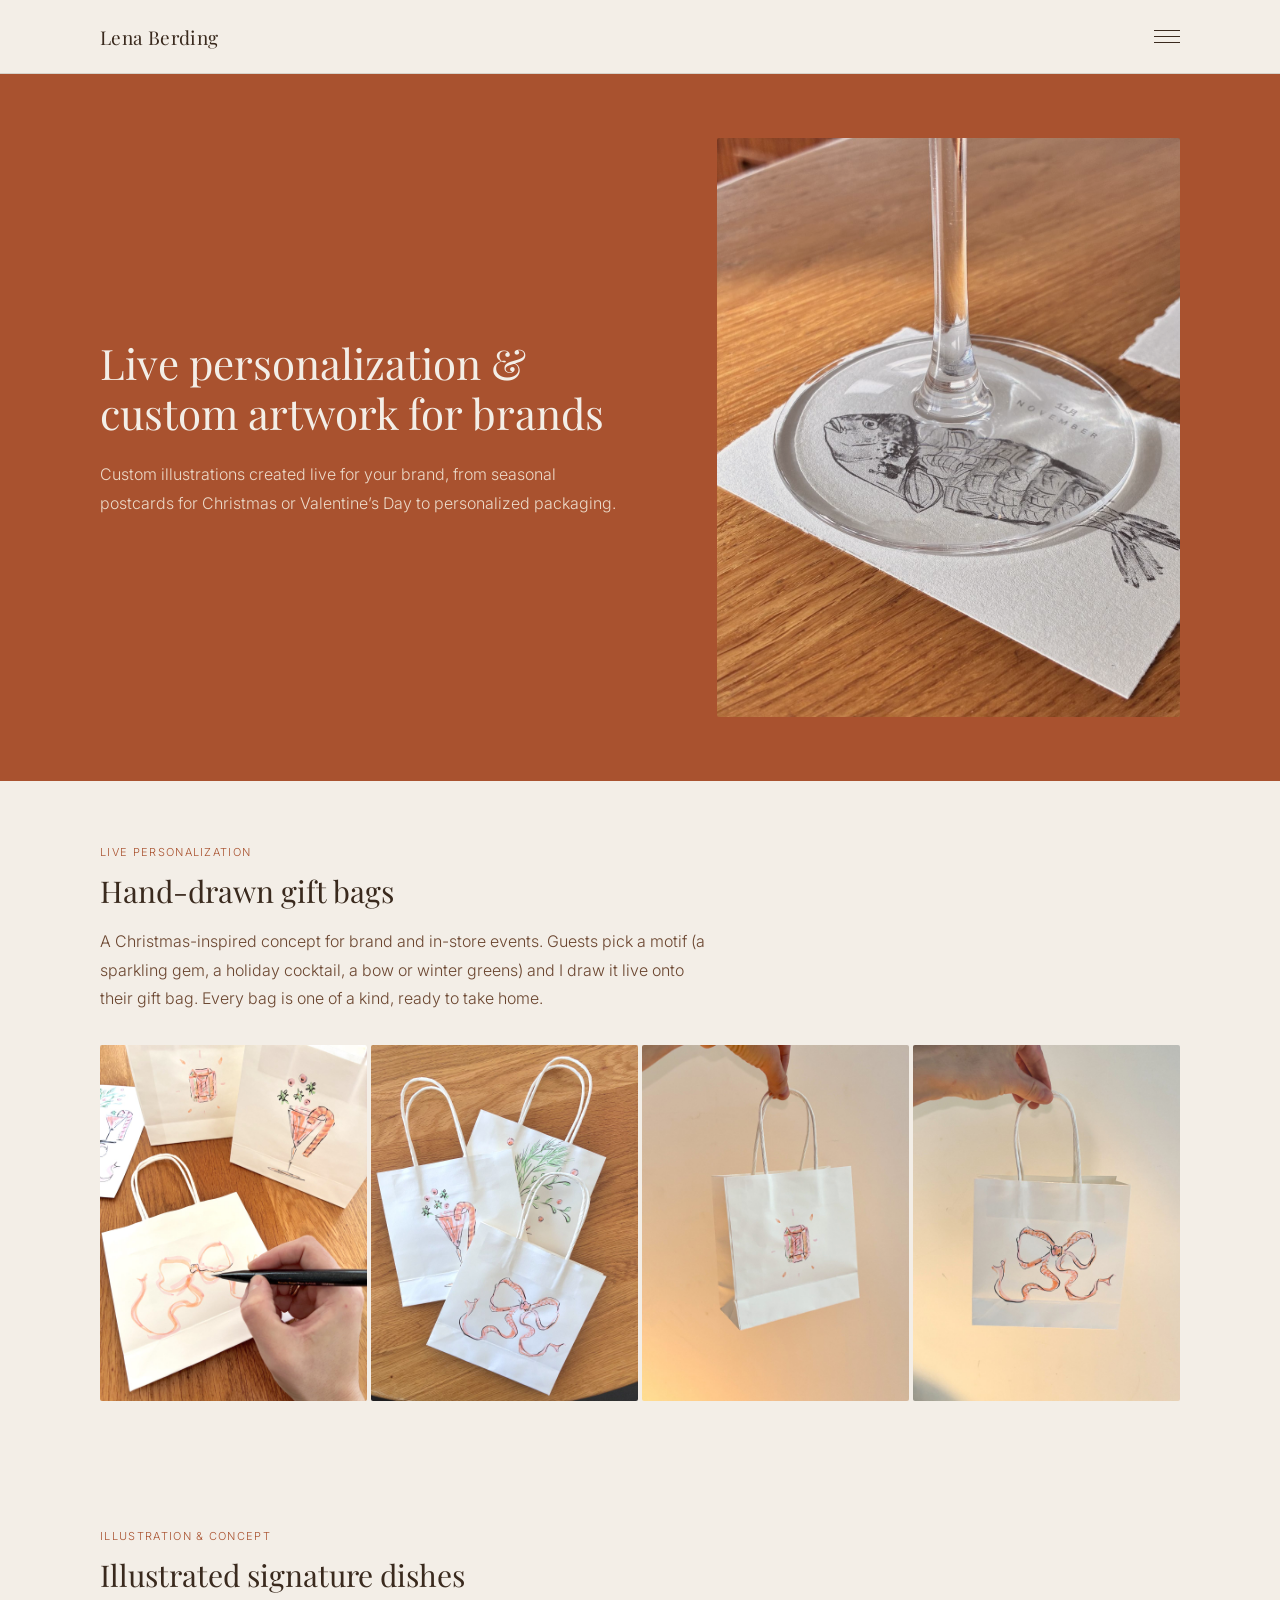
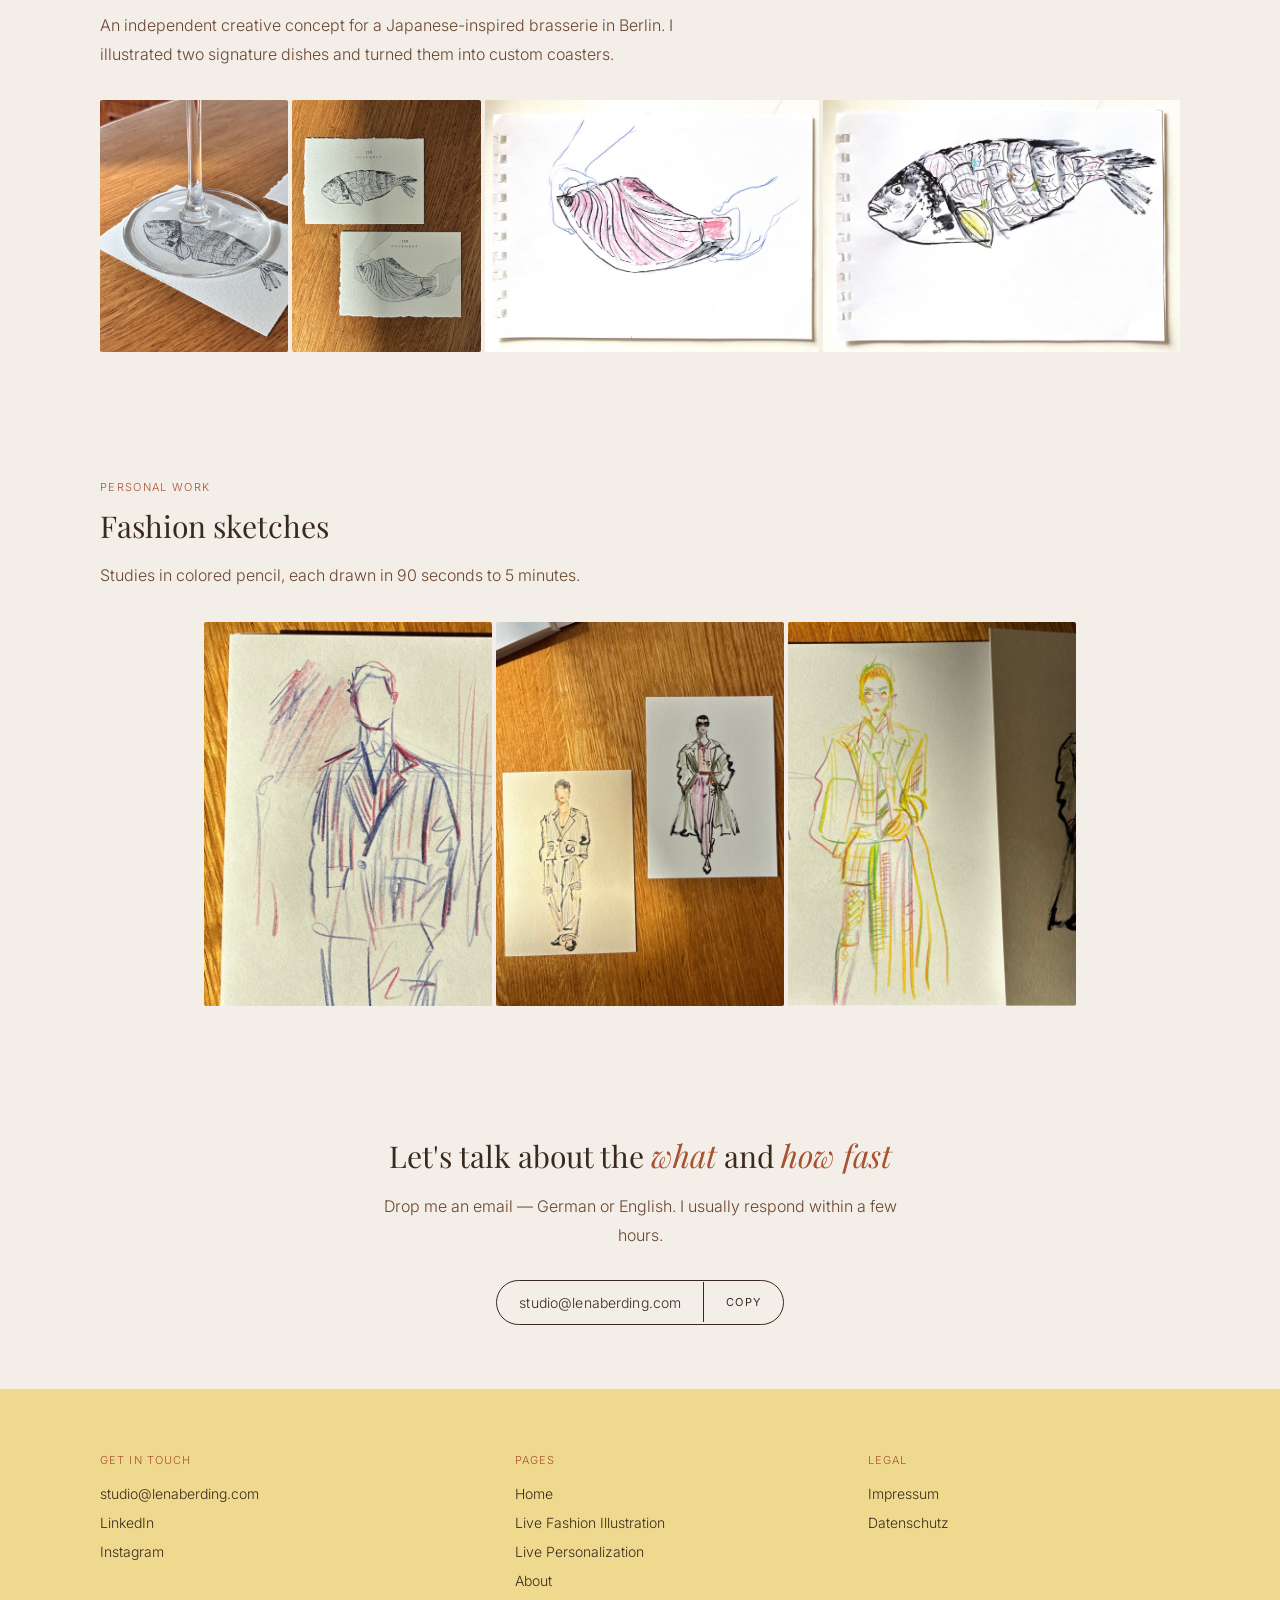
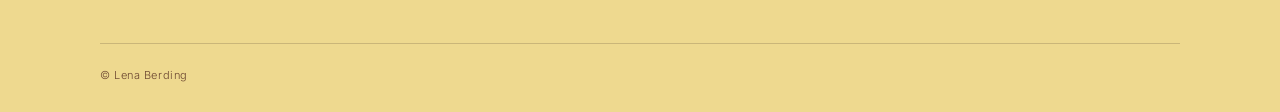
<file: live-personalization.html>
<!DOCTYPE html>
<html lang="en">
<head>
<meta charset="UTF-8">
<meta name="viewport" content="width=device-width, initial-scale=1.0">

<!-- TEXT: Titel -->
<title>Live Personalization &amp; Commissions | Lena Berding</title>
<!-- TEXT: Meta-Description -->
<meta name="description" content="Personalized products and packaging illustrated live at your event, plus custom artwork for brands, menus and packaging, by Berlin illustrator Lena Berding.">
<meta name="robots" content="noindex, follow">
<link rel="canonical" href="https://www.lenaberding.com/live-personalization.html">
<meta name="theme-color" content="#A9522F">

<meta property="og:type" content="website">
<meta property="og:site_name" content="Lena Berding">
<meta property="og:title" content="Live Personalization & Commissions | Lena Berding">
<meta property="og:description" content="Personalized products and packaging illustrated live, plus custom artwork for brands.">
<meta property="og:url" content="https://www.lenaberding.com/live-personalization.html">
<meta property="og:image" content="https://www.lenaberding.com/images/illustration-commissions.jpg">
<meta property="og:locale" content="en_US">
<meta name="twitter:card" content="summary_large_image">

<link rel="icon" type="image/x-icon" href="favicon.ico">
<link rel="icon" type="image/png" sizes="32x32" href="favicon-32x32.png">
<link rel="icon" type="image/png" sizes="16x16" href="favicon-16x16.png">
<link rel="apple-touch-icon" sizes="180x180" href="apple-touch-icon.png">
<link rel="manifest" href="site.webmanifest">

<!-- Schriften werden selbst gehostet (fonts/-Ordner + @font-face in style.css) —
     kein Aufruf an Google-Server, daher kein Cookie-Banner dafür nötig. -->
<link rel="stylesheet" href="style.css?v=20">

<script type="application/ld+json">
{
  "@context": "https://schema.org",
  "@type": "Service",
  "serviceType": "Live Personalization & Custom Illustration",
  "provider": {
    "@type": "Person",
    "name": "Lena Berding"
  },
  "description": "Live personalization of products and packaging at brand events, and custom illustration commissions for brands.",
  "url": "https://www.lenaberding.com/live-personalization.html"
}
</script>
</head>
<body>

<header>
  <div class="headbar wrap">
    <a class="logo" href="index.html">Lena Berding</a>
    <button type="button" class="burger" id="burgerBtn" aria-label="Open menu" aria-expanded="false" aria-controls="overlay">
      <span></span><span></span><span></span>
    </button>
  </div>
</header>

<div class="overlay" id="overlay" role="dialog" aria-modal="true" aria-label="Menu">
  <button type="button" class="overlay-close" id="overlayClose" aria-label="Close menu">&times;</button>
  <nav class="overlay-links">
    <a href="index.html">Home</a>
    <a href="live-fashion-illustration.html">Live Fashion Illustration</a>
    <a href="live-personalization.html" aria-current="page">Live Personalization</a>
    <a href="about.html">About</a>
  </nav>
  <div class="overlay-quick">
    <a data-email-user="studio" data-email-domain="lenaberding.com">Contact me</a>
    <a href="https://www.linkedin.com/in/lenaberding/" target="_blank" rel="noopener">LinkedIn</a>
    <a href="https://www.instagram.com/lenaberding" target="_blank" rel="noopener">Instagram</a>
  </div>
</div>

<main>
  <section class="band-terracotta">
    <div class="wrap hero">
      <div>
        <!-- TEXT: Hero -->
        <h1 style="font-size:42px;">Live personalization &amp; custom artwork for brands</h1>
        <p class="lead">Custom illustrations created live for your brand, from seasonal postcards for Christmas or Valentine’s Day to personalized packaging.</p>
      </div>
      <!-- BILD AUSTAUSCHEN: images/illustration-commissions.jpg (vorläufig, bis das neue Hero-Bild da ist) -->
      <div class="hero-figure">
        <img src="images/illustration-commissions.jpg" alt="Hand-drawn fish illustration printed on a custom coaster under a wine glass" width="1200" height="1600" loading="eager">
      </div>
    </div>
  </section>

  <!-- PROJEKT: Christmas Card Concept — AUSGEBLENDET, bis die Bilder da sind.
       Zum Einblenden: die beiden Zeilen "START" und "ENDE" direkt darunter bzw. nach der
       Section löschen und in der Collage die Bilder eintragen (Anleitung: style.css, "Projekt-Section"). -->
  <!-- START
  <section>
    <div class="wrap">
      <div class="project-head">
        <div class="project-meta">Illustration &amp; concept</div>
        <h2>Christmas card concept</h2>
        <p class="lead">This series of Christmas postcard illustrations was created as a concept for a jewelry brand, reflecting its fun and playful style. The cards were designed for a Christmas roadshow, where customers could receive a personalized postcard, illustrated live at the event.</p>
      </div>
      <div class="collage">
        <figure style="--r:0.75"><img src="images/DATEINAME.jpg" alt="BILDBESCHREIBUNG" loading="lazy"></figure>
      </div>
    </div>
  </section>
  ENDE -->

  <!-- PROJEKT: Hand-drawn Gift Bags -->
  <section>
    <div class="wrap">
      <div class="project-head">
        <!-- TEXT: Projekt -->
        <div class="project-meta">Live personalization</div>
        <h2>Hand-drawn gift bags</h2>
        <p class="lead">A Christmas-inspired concept for brand and in-store events. Guests pick a motif (a sparkling gem, a holiday cocktail, a bow or winter greens) and I draw it live onto their gift bag. Every bag is one of a kind, ready to take home.</p>
      </div>
      <!-- COLLAGE — Anleitung siehe style.css ("Projekt-Section") -->
      <div class="collage">
        <figure style="--r:0.75"><img src="images/gift-bags-1.jpg" alt="Hand drawing a bow onto a gift bag with a brush pen" loading="lazy"></figure>
        <figure style="--r:0.75"><img src="images/gift-bags-4.jpg" alt="Three hand-drawn gift bags with a holiday cocktail, winter greens and a bow, seen from above" loading="lazy"></figure>
        <figure style="--r:0.75"><img src="images/gift-bags-2.jpg" alt="Hand holding a gift bag with a hand-drawn sparkling gem" loading="lazy"></figure>
        <figure style="--r:0.75"><img src="images/gift-bags-3.jpg" alt="Hand holding a gift bag with a hand-drawn pink bow" loading="lazy"></figure>
      </div>
    </div>
  </section>

  <!-- PROJEKT: Illustrated Signature Dishes -->
  <section>
    <div class="wrap">
      <div class="project-head">
        <!-- TEXT: Projekt -->
        <div class="project-meta">Illustration &amp; concept</div>
        <h2>Illustrated signature dishes</h2>
        <p class="lead">An independent creative concept for a Japanese-inspired brasserie in Berlin. I illustrated two signature dishes and turned them into custom coasters.</p>
      </div>
      <!-- COLLAGE — Anleitung siehe style.css ("Projekt-Section") -->
      <div class="collage compact">
        <figure style="--r:0.75"><img src="images/illustration-commissions.jpg" alt="Fish illustration coaster under a wine glass" loading="lazy"></figure>
        <figure style="--r:0.75"><img src="images/illustration-commissions-2.jpg" alt="Two illustrated coasters on a wooden table" loading="lazy"></figure>
        <figure style="--r:1.33"><img src="images/illustration-restaurant-signature-dish-2.jpg" alt="Colored pencil illustration of a tuna signature dish" loading="lazy"></figure>
        <figure style="--r:1.42"><img src="images/illustration-restaurant-signature-dish-1.jpg" alt="Ink and watercolor illustration of a grilled fish signature dish" loading="lazy"></figure>
      </div>
    </div>
  </section>

  <!-- PROJEKT: Fashion Sketches -->
  <section>
    <div class="wrap">
      <div class="project-head">
        <!-- TEXT: Projekt -->
        <div class="project-meta">Personal work</div>
        <h2>Fashion sketches</h2>
        <p class="lead">Studies in colored pencil, each drawn in 90 seconds to 5 minutes.</p>
      </div>
      <!-- COLLAGE — Anleitung siehe style.css ("Projekt-Section") -->
      <div class="collage">
        <figure style="--r:0.75"><img src="images/fashion-sketches-01.jpg" alt="Colored pencil fashion sketch of a man in a striped suit" loading="lazy"></figure>
        <figure style="--r:0.75"><img src="images/fashion-sketches-02.jpg" alt="Two small fashion sketches on a wooden table" loading="lazy"></figure>
        <figure style="--r:0.75"><img src="images/fashion-sketches-03.jpg" alt="Colorful pencil fashion sketch of a figure in a long coat" loading="lazy"></figure>
      </div>
    </div>
  </section>
  <section class="cta-section on-light">
    <div class="wrap">
      <h2>Let's talk about the <em class="acc" style="color:var(--terracotta);">what</em> and <em class="acc" style="color:var(--terracotta);">how fast</em></h2>
      <p class="lead">Drop me an email — German or English. I usually respond within a few hours.</p>
      <div class="email-pill">
        <!-- TEXT: E-Mail — an BEIDEN Stellen ändern -->
        <span class="email-text" data-email-user="studio" data-email-domain="lenaberding.com"></span>
        <button class="copy-btn" data-email-user="studio" data-email-domain="lenaberding.com"><span class="copy-label">Copy</span></button>
      </div>
    </div>
  </section>

</main>

<footer>
  <div class="wrap">
    <div class="foot-top">
      <div>
        <div class="foot-col-title">Get in touch</div>
        <div class="foot-links">
          <a data-email-user="studio" data-email-domain="lenaberding.com"></a>
          <a href="https://www.linkedin.com/in/lenaberding/" target="_blank" rel="noopener">LinkedIn</a>
          <a href="https://www.instagram.com/lenaberding" target="_blank" rel="noopener">Instagram</a>
        </div>
      </div>
      <div>
        <div class="foot-col-title">Pages</div>
        <div class="foot-links">
          <a href="index.html">Home</a>
          <a href="live-fashion-illustration.html">Live Fashion Illustration</a>
          <a href="live-personalization.html">Live Personalization</a>
          <a href="about.html">About</a>
        </div>
      </div>
      <div>
        <div class="foot-col-title">Legal</div>
        <div class="foot-links">
          <a href="impressum.html">Impressum</a>
          <a href="datenschutz.html">Datenschutz</a>
        </div>
      </div>
    </div>
    <div class="foot-bottom">
      <span>&copy; Lena Berding</span>
    </div>
  </div>
</footer>

<script src="script.js?v=7"></script>
</body>
</html>
</file>
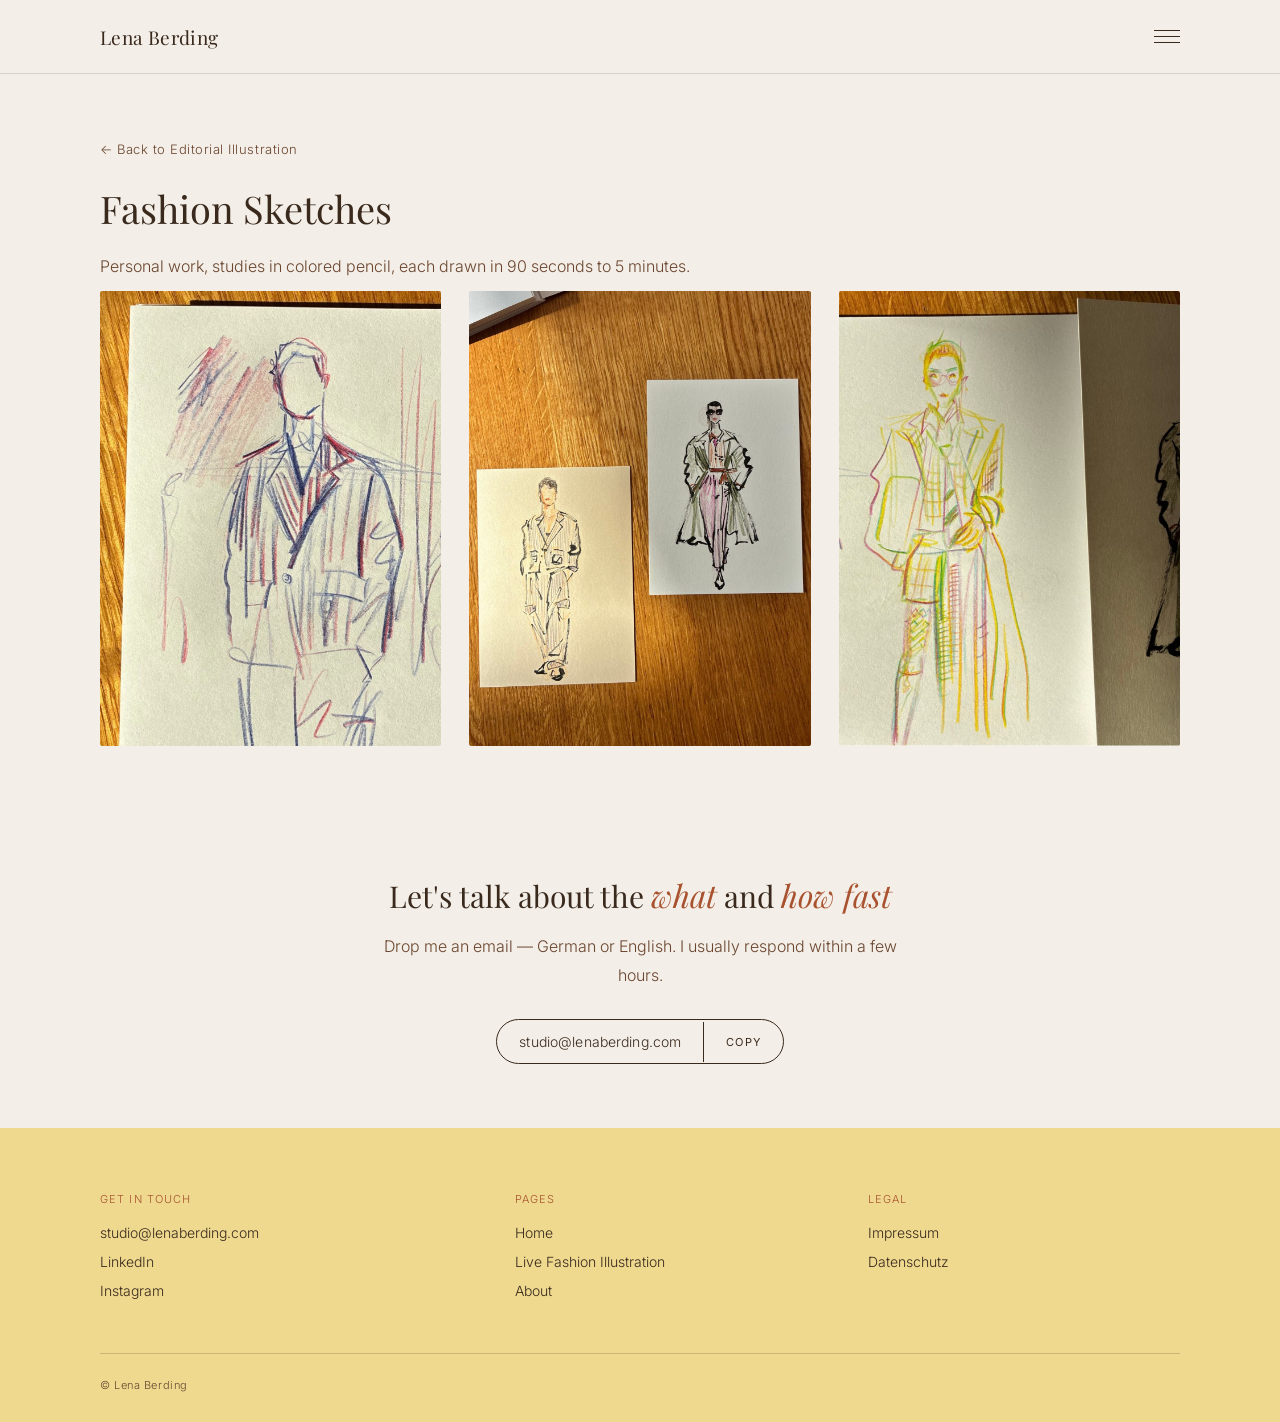
<file: series-fashion-sketches.html>
<!DOCTYPE html>
<html lang="en">
<head>
<meta charset="UTF-8">
<meta name="viewport" content="width=device-width, initial-scale=1.0">

<!-- TEXT: Titel -->
<title>Fashion Sketches | Lena Berding</title>
<!-- TEXT: Meta-Description -->
<meta name="description" content="Fashion Sketches — a collection of fashion illustration sketches by Lena Berding.">
<meta name="robots" content="noindex, follow"><!-- Seite ist ausgeblendet; zum Einblenden wieder auf "index, follow" setzen -->
<link rel="canonical" href="https://www.lenaberding.com/series-fashion-sketches.html">
<meta name="theme-color" content="#A9522F">

<meta property="og:type" content="website">
<meta property="og:site_name" content="Lena Berding">
<meta property="og:title" content="Fashion Sketches | Lena Berding">
<meta property="og:description" content="Fashion Sketches — a collection of fashion illustration sketches by Lena Berding.">
<meta property="og:url" content="https://www.lenaberding.com/series-fashion-sketches.html">
<meta property="og:image" content="https://www.lenaberding.com/images/fashion-sketches-cover.jpg">
<meta property="og:locale" content="en_US">
<meta name="twitter:card" content="summary_large_image">

<link rel="icon" type="image/x-icon" href="favicon.ico">
<link rel="icon" type="image/png" sizes="32x32" href="favicon-32x32.png">
<link rel="icon" type="image/png" sizes="16x16" href="favicon-16x16.png">
<link rel="apple-touch-icon" sizes="180x180" href="apple-touch-icon.png">
<link rel="manifest" href="site.webmanifest">

<!-- Schriften werden selbst gehostet (fonts/-Ordner + @font-face in style.css) —
     kein Aufruf an Google-Server, daher kein Cookie-Banner dafür nötig. -->
<link rel="stylesheet" href="style.css?v=20">

<script type="application/ld+json">
{
  "@context": "https://schema.org",
  "@type": "CreativeWork",
  "name": "Fashion Sketches",
  "provider": {
    "@type": "Person",
    "name": "Lena Berding"
  },
  "description": "Fashion Sketches — a collection of fashion illustration sketches by Lena Berding.",
  "url": "https://www.lenaberding.com/series-fashion-sketches.html"
}
</script>
</head>
<body>

<header>
  <div class="headbar wrap">
    <a class="logo" href="index.html">Lena Berding</a>
    <button type="button" class="burger" id="burgerBtn" aria-label="Open menu" aria-expanded="false" aria-controls="overlay">
      <span></span><span></span><span></span>
    </button>
  </div>
</header>

<div class="overlay" id="overlay" role="dialog" aria-modal="true" aria-label="Menu">
  <button type="button" class="overlay-close" id="overlayClose" aria-label="Close menu">&times;</button>
  <nav class="overlay-links">
    <a href="index.html">Home</a>
    <a href="live-fashion-illustration.html">Live Fashion Illustration</a>
    <a href="about.html">About</a>
  </nav>
  <div class="overlay-quick">
    <a data-email-user="studio" data-email-domain="lenaberding.com">Contact me</a>
    <a href="https://www.linkedin.com/in/lenaberding/" target="_blank" rel="noopener">LinkedIn</a>
    <a href="https://www.instagram.com/lenaberding" target="_blank" rel="noopener">Instagram</a>
  </div>
</div>

<main>

  <section>
    <div class="wrap series-head">
      <a class="series-back" href="editorial-illustration.html">&larr; Back to Editorial Illustration</a>
      <!-- TEXT: Serien-Titel -->
      <h1>Fashion Sketches</h1>
      <!-- TEXT: Kurze Beschreibung dieser Serie -->
      <p class="lead">Personal work, studies in colored pencil, each drawn in 90 seconds to 5 minutes.</p>

      <!-- GALERIE DIESER SERIE — Masonry-Raster, gleiche Logik wie auf der Übersichtsseite:
           Bilder ordnen sich automatisch ein, unabhängig vom Format.
           Zum Hinzufügen: einen kompletten <div class="masonry-item">...</div>-Block
           kopieren und einfügen. -->
      <div class="masonry series-gallery">
          <div class="masonry-item">
            <!-- BILD AUSTAUSCHEN: images/fashion-sketches-01.jpg -->
            <img src="images/fashion-sketches-01.jpg" alt="Fashion sketch — silhouette study in fine liner" loading="lazy">
          </div>
          <div class="masonry-item">
            <!-- BILD AUSTAUSCHEN: images/fashion-sketches-02.jpg -->
            <img src="images/fashion-sketches-02.jpg" alt="Fashion sketch from the collection" loading="lazy">
          </div>
          <div class="masonry-item">
            <!-- BILD AUSTAUSCHEN: images/fashion-sketches-03.jpg -->
            <img src="images/fashion-sketches-03.jpg" alt="Fashion sketch from the collection" loading="lazy">
          </div>
      </div>
    </div>
  </section>

  <section class="cta-section on-light">
    <div class="wrap">
      <h2>Let's talk about the <em class="acc" style="color:var(--terracotta);">what</em> and <em class="acc" style="color:var(--terracotta);">how fast</em></h2>
      <p class="lead">Drop me an email — German or English. I usually respond within a few hours.</p>
      <div class="email-pill">
        <!-- TEXT: E-Mail — an BEIDEN Stellen ändern -->
        <span class="email-text" data-email-user="studio" data-email-domain="lenaberding.com"></span>
        <button class="copy-btn" data-email-user="studio" data-email-domain="lenaberding.com"><span class="copy-label">Copy</span></button>
      </div>
    </div>
  </section>

</main>

<footer>
  <div class="wrap">
    <div class="foot-top">
      <div>
        <div class="foot-col-title">Get in touch</div>
        <div class="foot-links">
          <a data-email-user="studio" data-email-domain="lenaberding.com"></a>
          <a href="https://www.linkedin.com/in/lenaberding/" target="_blank" rel="noopener">LinkedIn</a>
          <a href="https://www.instagram.com/lenaberding" target="_blank" rel="noopener">Instagram</a>
        </div>
      </div>
      <div>
        <div class="foot-col-title">Pages</div>
        <div class="foot-links">
          <a href="index.html">Home</a>
          <a href="live-fashion-illustration.html">Live Fashion Illustration</a>
          <a href="about.html">About</a>
        </div>
      </div>
      <div>
        <div class="foot-col-title">Legal</div>
        <div class="foot-links">
          <a href="impressum.html">Impressum</a>
          <a href="datenschutz.html">Datenschutz</a>
        </div>
      </div>
    </div>
    <div class="foot-bottom">
      <span>&copy; Lena Berding</span>
    </div>
  </div>
</footer>

<script src="script.js?v=7"></script>
</body>
</html>
</file>
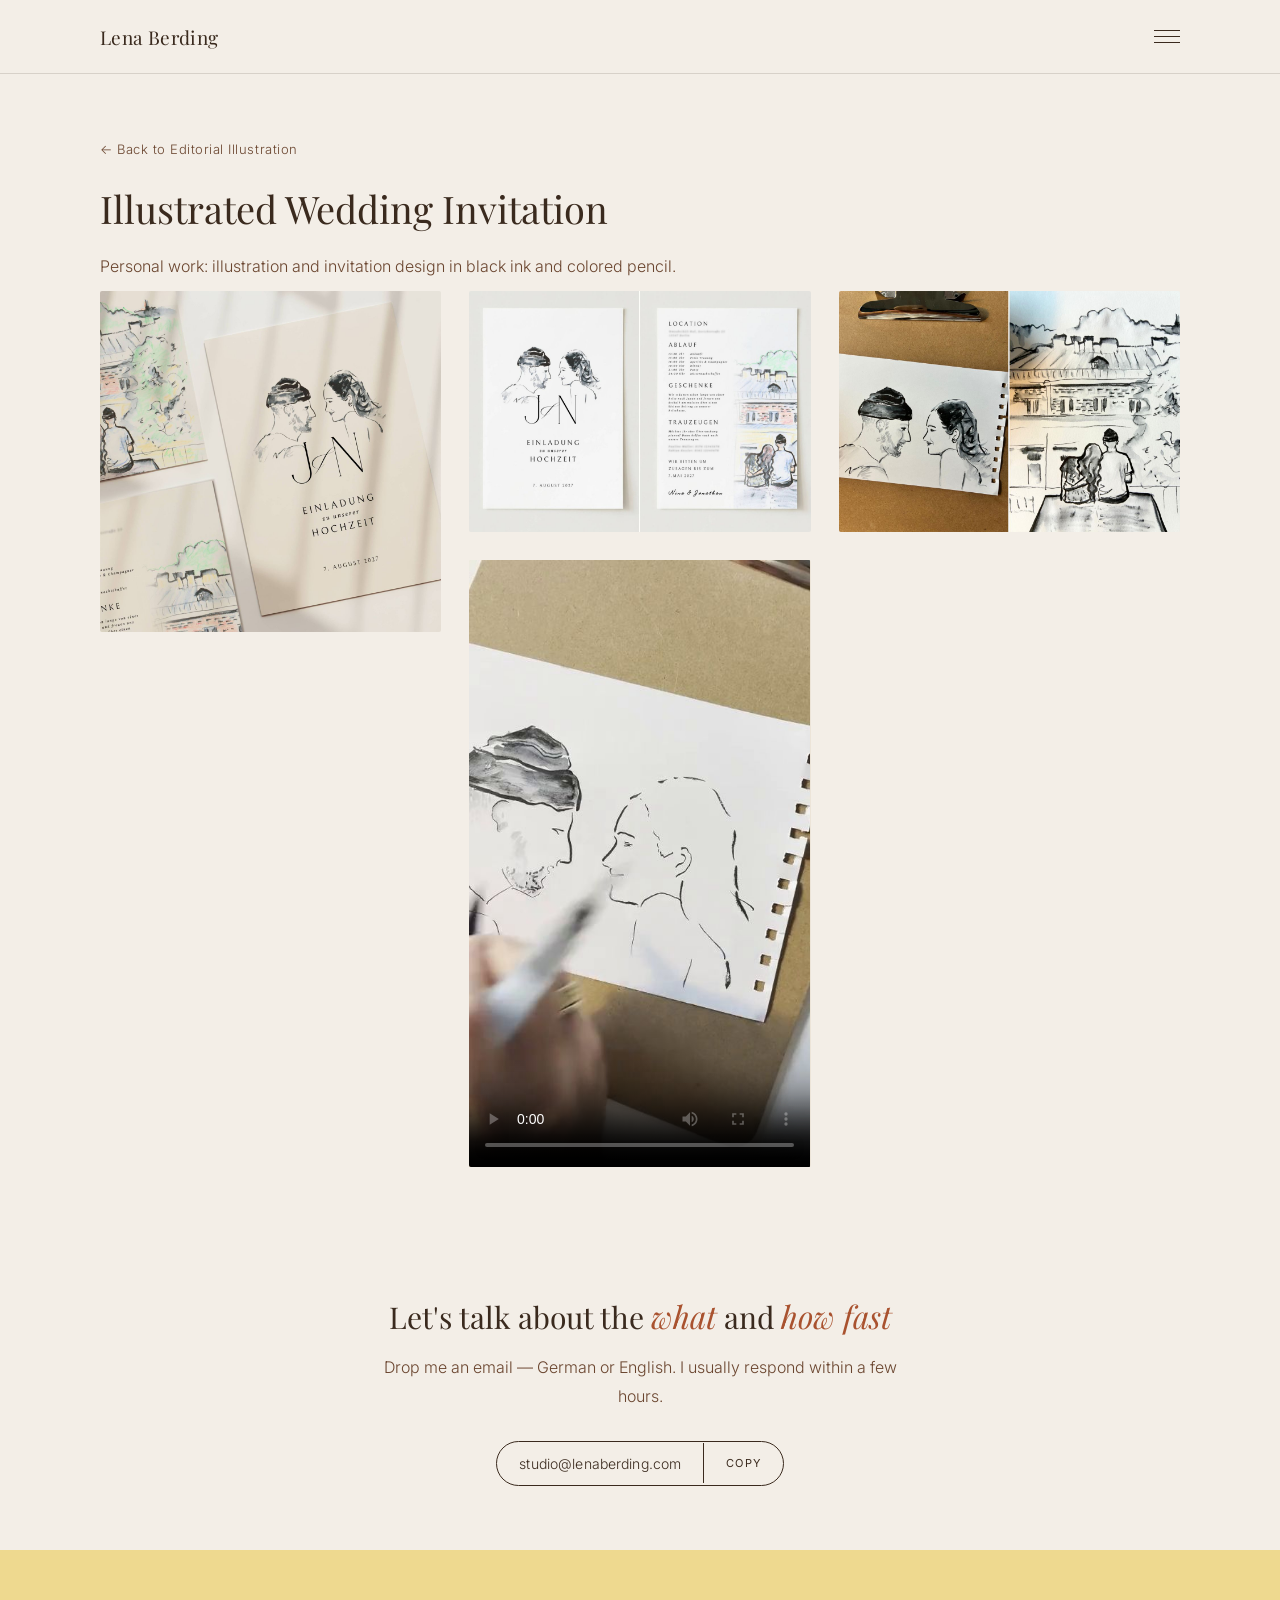
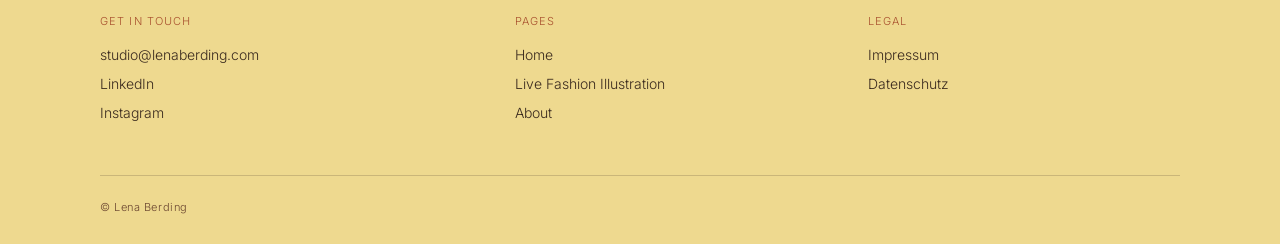
<file: series-illustrated-wedding-invitation.html>
<!DOCTYPE html>
<html lang="en">
<head>
<meta charset="UTF-8">
<meta name="viewport" content="width=device-width, initial-scale=1.0">

<!-- TEXT: Titel -->
<title>Illustrated Wedding Invitation | Lena Berding</title>
<!-- TEXT: Meta-Description -->
<meta name="description" content="Personal work: illustration and invitation design in black ink and colored pencil, by Lena Berding.">
<meta name="robots" content="noindex, follow"><!-- Seite ist ausgeblendet; zum Einblenden wieder auf "index, follow" setzen -->
<link rel="canonical" href="https://www.lenaberding.com/series-illustrated-wedding-invitation.html">
<meta name="theme-color" content="#A9522F">

<meta property="og:type" content="website">
<meta property="og:site_name" content="Lena Berding">
<meta property="og:title" content="Illustrated Wedding Invitation | Lena Berding">
<meta property="og:description" content="Personal work: illustration and invitation design in black ink and colored pencil, by Lena Berding.">
<meta property="og:url" content="https://www.lenaberding.com/series-illustrated-wedding-invitation.html">
<meta property="og:image" content="https://www.lenaberding.com/images/illustrated-wedding-invitation-cover.jpg">
<meta property="og:locale" content="en_US">
<meta name="twitter:card" content="summary_large_image">

<link rel="icon" type="image/x-icon" href="favicon.ico">
<link rel="icon" type="image/png" sizes="32x32" href="favicon-32x32.png">
<link rel="icon" type="image/png" sizes="16x16" href="favicon-16x16.png">
<link rel="apple-touch-icon" sizes="180x180" href="apple-touch-icon.png">
<link rel="manifest" href="site.webmanifest">

<!-- Schriften werden selbst gehostet (fonts/-Ordner + @font-face in style.css) —
     kein Aufruf an Google-Server, daher kein Cookie-Banner dafür nötig. -->
<link rel="stylesheet" href="style.css?v=20">

<script type="application/ld+json">
{
  "@context": "https://schema.org",
  "@type": "CreativeWork",
  "name": "Illustrated Wedding Invitation",
  "provider": {
    "@type": "Person",
    "name": "Lena Berding"
  },
  "description": "Personal work: illustration and invitation design in black ink and colored pencil, by Lena Berding.",
  "url": "https://www.lenaberding.com/series-illustrated-wedding-invitation.html"
}
</script>
</head>
<body>

<header>
  <div class="headbar wrap">
    <a class="logo" href="index.html">Lena Berding</a>
    <button type="button" class="burger" id="burgerBtn" aria-label="Open menu" aria-expanded="false" aria-controls="overlay">
      <span></span><span></span><span></span>
    </button>
  </div>
</header>

<div class="overlay" id="overlay" role="dialog" aria-modal="true" aria-label="Menu">
  <button type="button" class="overlay-close" id="overlayClose" aria-label="Close menu">&times;</button>
  <nav class="overlay-links">
    <a href="index.html">Home</a>
    <a href="live-fashion-illustration.html">Live Fashion Illustration</a>
    <a href="about.html">About</a>
  </nav>
  <div class="overlay-quick">
    <a data-email-user="studio" data-email-domain="lenaberding.com">Contact me</a>
    <a href="https://www.linkedin.com/in/lenaberding/" target="_blank" rel="noopener">LinkedIn</a>
    <a href="https://www.instagram.com/lenaberding" target="_blank" rel="noopener">Instagram</a>
  </div>
</div>

<main>

  <section>
    <div class="wrap series-head">
      <a class="series-back" href="editorial-illustration.html">&larr; Back to Editorial Illustration</a>
      <!-- TEXT: Serien-Titel -->
      <h1>Illustrated Wedding Invitation</h1>
      <!-- TEXT: Kurze Beschreibung dieser Serie -->
      <p class="lead">Personal work: illustration and invitation design in black ink and colored pencil.</p>

      <!-- GALERIE DIESER SERIE — Masonry-Raster, gleiche Logik wie auf der Übersichtsseite:
           Bilder ordnen sich automatisch ein, unabhängig vom Format.
           Zum Hinzufügen: einen kompletten <div class="masonry-item">...</div>-Block
           kopieren und einfügen. -->
        <div class="masonry series-gallery">
     <div class="masonry-item">
       <!-- BILD: images/illustrated-wedding-invitation-01.jpg -->
       <img src="images/illustrated-wedding-invitation-01.jpg" alt="Illustrated wedding invitation, black ink and colored pencil" loading="lazy">
     </div>
     <div class="masonry-item">
       <!-- BILD: images/illustrated-wedding-invitation-02.jpg -->
       <img src="images/illustrated-wedding-invitation-02.jpg" alt="Illustrated wedding invitation, detail view" loading="lazy">
     </div>
     <div class="masonry-item">
       <!-- BILD: images/illustrated-wedding-invitation-03.jpg -->
       <img src="images/illustrated-wedding-invitation-03.jpg" alt="Illustrated wedding invitation, finished piece" loading="lazy">
     </div>
     <div class="masonry-item">
       <!-- VIDEO: videos/illustrated-wedding-invitation-process.mp4 -->
       <video controls playsinline preload="metadata"
              poster="images/illustrated-wedding-invitation-video-poster.jpg"
              width="480" height="854">
         <source src="videos/illustrated-wedding-invitation-process.mp4" type="video/mp4">
       </video>
     </div>
   </div>
    </div>
  </section>

  <section class="cta-section on-light">
    <div class="wrap">
      <h2>Let's talk about the <em class="acc" style="color:var(--terracotta);">what</em> and <em class="acc" style="color:var(--terracotta);">how fast</em></h2>
      <p class="lead">Drop me an email — German or English. I usually respond within a few hours.</p>
      <div class="email-pill">
        <!-- TEXT: E-Mail — an BEIDEN Stellen ändern -->
        <span class="email-text" data-email-user="studio" data-email-domain="lenaberding.com"></span>
        <button class="copy-btn" data-email-user="studio" data-email-domain="lenaberding.com"><span class="copy-label">Copy</span></button>
      </div>
    </div>
  </section>

</main>

<footer>
  <div class="wrap">
    <div class="foot-top">
      <div>
        <div class="foot-col-title">Get in touch</div>
        <div class="foot-links">
          <a data-email-user="studio" data-email-domain="lenaberding.com"></a>
          <a href="https://www.linkedin.com/in/lenaberding/" target="_blank" rel="noopener">LinkedIn</a>
          <a href="https://www.instagram.com/lenaberding" target="_blank" rel="noopener">Instagram</a>
        </div>
      </div>
      <div>
        <div class="foot-col-title">Pages</div>
        <div class="foot-links">
          <a href="index.html">Home</a>
          <a href="live-fashion-illustration.html">Live Fashion Illustration</a>
          <a href="about.html">About</a>
        </div>
      </div>
      <div>
        <div class="foot-col-title">Legal</div>
        <div class="foot-links">
          <a href="impressum.html">Impressum</a>
          <a href="datenschutz.html">Datenschutz</a>
        </div>
      </div>
    </div>
    <div class="foot-bottom">
      <span>&copy; Lena Berding</span>
    </div>
  </div>
</footer>

<script src="script.js?v=7"></script>
</body>
</html>
</file>
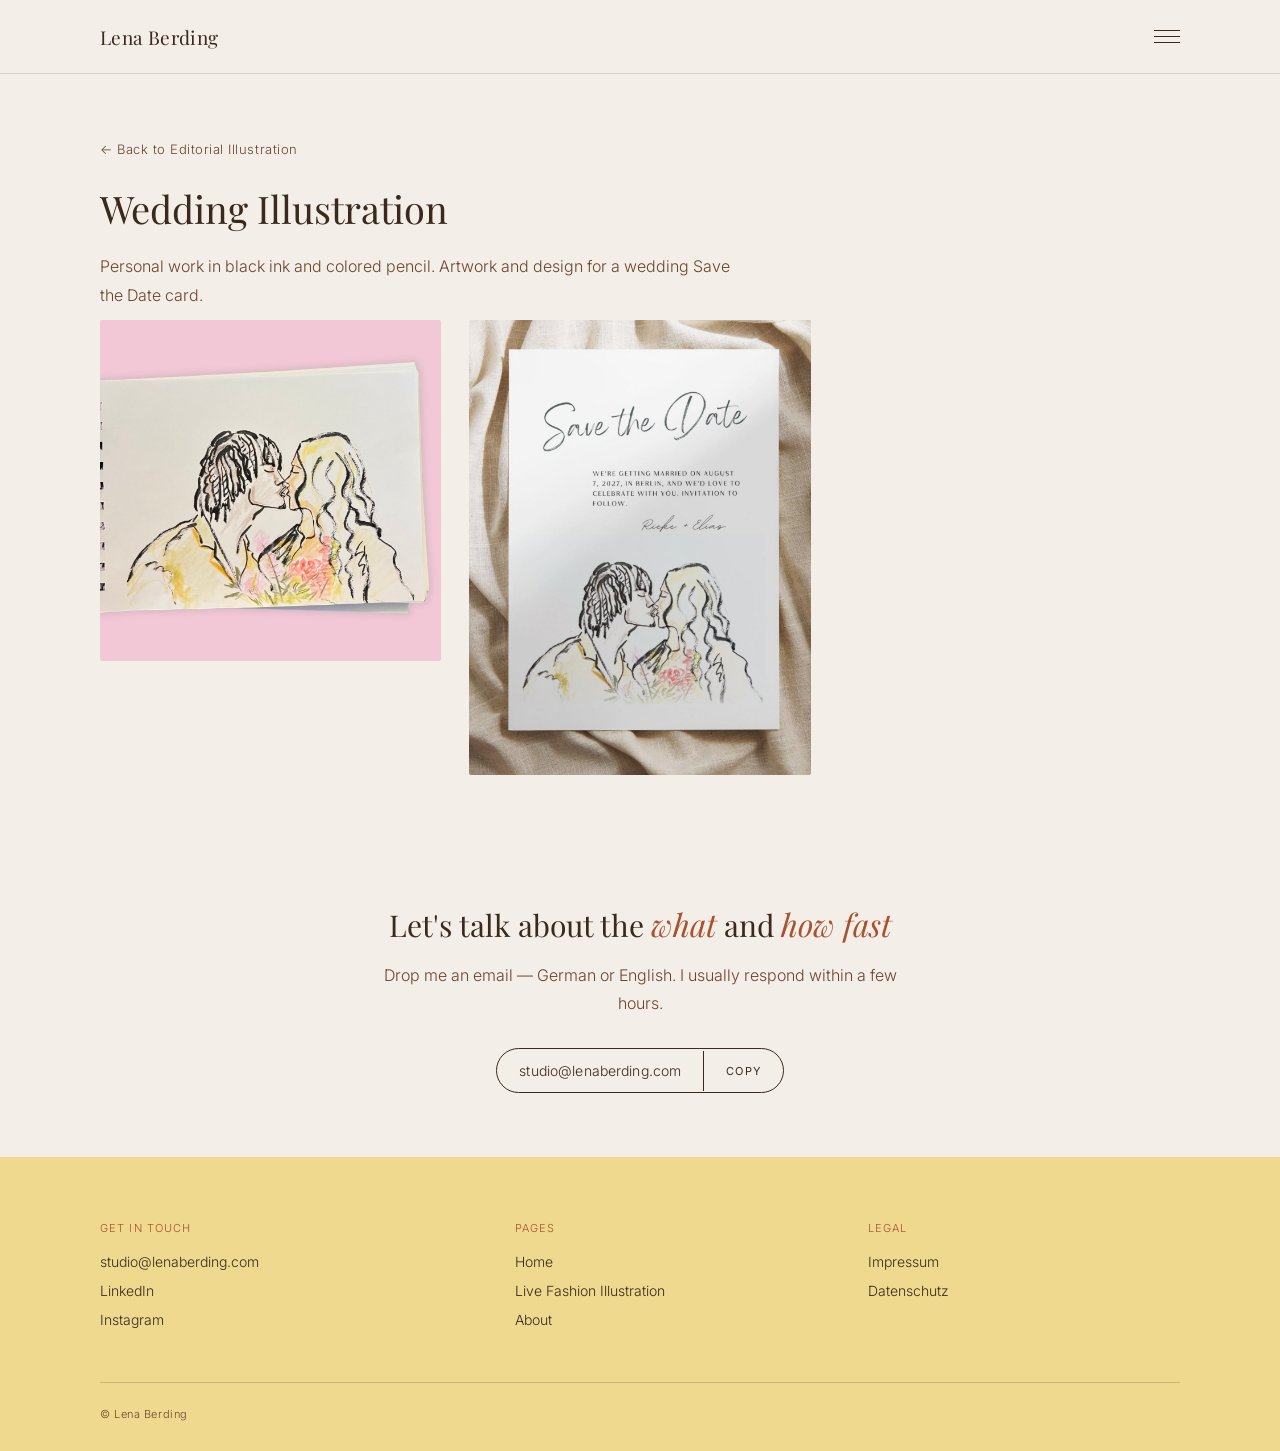
<file: series-private-commission.html>
<!DOCTYPE html>
<html lang="en">
<head>
<meta charset="UTF-8">
<meta name="viewport" content="width=device-width, initial-scale=1.0">

<!-- TEXT: Titel -->
<title>Private Commissions Weddings | Lena Berding</title>
<!-- TEXT: Meta-Description -->
<meta name="description" content="Private Commissions — custom wedding invitations and hand-illustrated couple portraits by Lena Berding.">
<meta name="robots" content="noindex, follow"><!-- Seite ist ausgeblendet; zum Einblenden wieder auf "index, follow" setzen -->
<link rel="canonical" href="https://www.lenaberding.com/series-private-commission.html">
<meta name="theme-color" content="#A9522F">

<meta property="og:type" content="website">
<meta property="og:site_name" content="Lena Berding">
<meta property="og:title" content="Private Wedding Commissions | Lena Berding">
<meta property="og:description" content="Private Commissions — custom wedding invitations and hand-illustrated couple portraits by Lena Berding.">
<meta property="og:url" content="https://www.lenaberding.com/series-private-commission.html">
<meta property="og:image" content="https://www.lenaberding.com/images/private-commissions-cover.jpg">
<meta property="og:locale" content="en_US">
<meta name="twitter:card" content="summary_large_image">

<link rel="icon" type="image/x-icon" href="favicon.ico">
<link rel="icon" type="image/png" sizes="32x32" href="favicon-32x32.png">
<link rel="icon" type="image/png" sizes="16x16" href="favicon-16x16.png">
<link rel="apple-touch-icon" sizes="180x180" href="apple-touch-icon.png">
<link rel="manifest" href="site.webmanifest">

<!-- Schriften werden selbst gehostet (fonts/-Ordner + @font-face in style.css) —
     kein Aufruf an Google-Server, daher kein Cookie-Banner dafür nötig. -->
<link rel="stylesheet" href="style.css?v=20">

<script type="application/ld+json">
{
  "@context": "https://schema.org",
  "@type": "CreativeWork",
  "name": "Private Commissions",
  "provider": {
    "@type": "Person",
    "name": "Lena Berding"
  },
  "description": "Private Commissions — custom wedding invitations and hand-illustrated couple portraits by Lena Berding.",
  "url": "https://www.lenaberding.com/series-private-commission.html"
}
</script>
</head>
<body>

<header>
  <div class="headbar wrap">
    <a class="logo" href="index.html">Lena Berding</a>
    <button type="button" class="burger" id="burgerBtn" aria-label="Open menu" aria-expanded="false" aria-controls="overlay">
      <span></span><span></span><span></span>
    </button>
  </div>
</header>

<div class="overlay" id="overlay" role="dialog" aria-modal="true" aria-label="Menu">
  <button type="button" class="overlay-close" id="overlayClose" aria-label="Close menu">&times;</button>
  <nav class="overlay-links">
    <a href="index.html">Home</a>
    <a href="live-fashion-illustration.html">Live Fashion Illustration</a>
    <a href="about.html">About</a>
  </nav>
  <div class="overlay-quick">
    <a data-email-user="studio" data-email-domain="lenaberding.com">Contact me</a>
    <a href="https://www.linkedin.com/in/lenaberding/" target="_blank" rel="noopener">LinkedIn</a>
    <a href="https://www.instagram.com/lenaberding" target="_blank" rel="noopener">Instagram</a>
  </div>
</div>

<main>

  <section>
    <div class="wrap series-head">
      <a class="series-back" href="editorial-illustration.html">&larr; Back to Editorial Illustration</a>
      <!-- TEXT: Serien-Titel -->
      <h1>Wedding Illustration</h1>
      <!-- TEXT: Kurze Beschreibung dieser Serie -->
      <p class="lead">Personal work in black ink and colored pencil. Artwork and design for a wedding Save the Date card.</p>

      <!-- GALERIE DIESER SERIE — Masonry-Raster, gleiche Logik wie auf der Übersichtsseite:
           Bilder ordnen sich automatisch ein, unabhängig vom Format.
           Zum Hinzufügen: einen kompletten <div class="masonry-item">...</div>-Block
           kopieren und einfügen. -->
      <div class="masonry series-gallery">
          <div class="masonry-item">
            <!-- BILD AUSTAUSCHEN: images/private-commission-wedding-invitation.jpg -->
            <img src="images/private-commission-wedding-invitation.jpg" alt="Custom wedding invitation illustration" loading="lazy">
          </div>
          <div class="masonry-item">
            <!-- BILD AUSTAUSCHEN: images/private-commission-couple-portrait.jpg -->
            <img src="images/private-commission-couple-portrait.jpg" alt="Hand-illustrated couple portrait" loading="lazy">
          </div>
      </div>
    </div>
  </section>

  <section class="cta-section on-light">
    <div class="wrap">
      <h2>Let's talk about the <em class="acc" style="color:var(--terracotta);">what</em> and <em class="acc" style="color:var(--terracotta);">how fast</em></h2>
      <p class="lead">Drop me an email — German or English. I usually respond within a few hours.</p>
      <div class="email-pill">
        <!-- TEXT: E-Mail — an BEIDEN Stellen ändern -->
        <span class="email-text" data-email-user="studio" data-email-domain="lenaberding.com"></span>
        <button class="copy-btn" data-email-user="studio" data-email-domain="lenaberding.com"><span class="copy-label">Copy</span></button>
      </div>
    </div>
  </section>

</main>

<footer>
  <div class="wrap">
    <div class="foot-top">
      <div>
        <div class="foot-col-title">Get in touch</div>
        <div class="foot-links">
          <a data-email-user="studio" data-email-domain="lenaberding.com"></a>
          <a href="https://www.linkedin.com/in/lenaberding/" target="_blank" rel="noopener">LinkedIn</a>
          <a href="https://www.instagram.com/lenaberding" target="_blank" rel="noopener">Instagram</a>
        </div>
      </div>
      <div>
        <div class="foot-col-title">Pages</div>
        <div class="foot-links">
          <a href="index.html">Home</a>
          <a href="live-fashion-illustration.html">Live Fashion Illustration</a>
          <a href="about.html">About</a>
        </div>
      </div>
      <div>
        <div class="foot-col-title">Legal</div>
        <div class="foot-links">
          <a href="impressum.html">Impressum</a>
          <a href="datenschutz.html">Datenschutz</a>
        </div>
      </div>
    </div>
    <div class="foot-bottom">
      <span>&copy; Lena Berding</span>
    </div>
  </div>
</footer>

<script src="script.js?v=7"></script>
</body>
</html>
</file>
<file: style.css>
/*
  Lena Berding — Website Stylesheet
  ----------------------------------
  Farben, Abstände und Layout werden hier gesteuert.
  Texte werden direkt in index.html geändert.
*/

/* ---------- Schriften (selbst gehostet, kein Google-Fonts-Aufruf) ----------
   Dateien liegen im fonts/-Ordner. Es sind "Variable Fonts": eine einzige
   Datei pro Schriftschnitt deckt automatisch alle Schriftstärken ab (deshalb
   nur 6 Dateien für 3 Schriftfamilien × normal/kursiv). Weil nichts mehr von
   fonts.googleapis.com/fonts.gstatic.com geladen wird, ist dafür auch kein
   Cookie-Banner nötig. Lizenz: SIL Open Font License, siehe fonts/OFL-*.txt. */
  @font-face {
    font-family: 'Inter';
    src: url('fonts/inter-normal.woff2') format('woff2');
    font-weight: 100 900;
    font-style: normal;
    font-display: swap;
  }
  @font-face {
    font-family: 'Inter';
    src: url('fonts/inter-italic.woff2') format('woff2');
    font-weight: 100 900;
    font-style: italic;
    font-display: swap;
  }
  @font-face {
    font-family: 'Playfair Display';
    src: url('fonts/playfair-display-normal.woff2') format('woff2');
    font-weight: 400 900;
    font-style: normal;
    font-display: swap;
  }
  @font-face {
    font-family: 'Playfair Display';
    src: url('fonts/playfair-display-italic.woff2') format('woff2');
    font-weight: 400 900;
    font-style: italic;
    font-display: swap;
  }
  @font-face {
    font-family: 'Cormorant Garamond';
    src: url('fonts/cormorant-garamond-normal.woff2') format('woff2');
    font-weight: 400 900;
    font-style: normal;
    font-display: swap;
  }
  @font-face {
    font-family: 'Cormorant Garamond';
    src: url('fonts/cormorant-garamond-italic.woff2') format('woff2');
    font-weight: 400 900;
    font-style: italic;
    font-display: swap;
  }

  :root{
    --terracotta: #A9522F;
    --terracotta-dark: #7A3A1F;
    --terracotta-deep: #5E2C16;
    --cream: #F3EEE7;
    --cream-2: #ECE4D8;
    --ink: #3A2A1E;
    --ink-soft: #6B4630;
    --gold: #EED98F; /* Buttergelb: Akzentfarbe auf Terracotta */
    --butter: #EED98F;
    --line: rgba(58,42,30,0.15);
  }
  * { box-sizing: border-box; margin:0; padding:0; }
  html { scroll-behavior: smooth; }
  body {
    font-family: 'Inter', sans-serif;
    color: var(--ink);
    background: var(--cream);
    font-weight: 300;
    -webkit-font-smoothing: antialiased;
  }
  h1,h2,h3 { font-family:'Playfair Display', serif; font-weight:400; }
  .acc { font-family:'Playfair Display', serif; font-style: italic; color: var(--gold); font-size: 1.05em; }
  a { color: inherit; text-decoration: none; }
  button { font-family: inherit; cursor: pointer; background:none; border:none; color:inherit; }
  .wrap { max-width: 1160px; margin: 0 auto; padding: 0 40px; }
  @media (max-width: 700px){ .wrap{ padding: 0 22px; } }

  /* ---------- header ---------- */
  header {
    position: sticky; top:0; z-index: 60;
    background: var(--cream); border-bottom: 1px solid var(--line);
  }
  .headbar {
    display:flex; align-items:center; justify-content:space-between;
    padding: 22px 40px;
  }
  @media (max-width: 700px){ .headbar{ padding: 18px 22px; } }
  .logo {
    font-family:'Playfair Display', serif; font-size:19px; letter-spacing:0.02em;
    cursor: pointer; border: none; background: none; color: var(--ink);
  }
  .burger {
    display:flex; flex-direction:column; gap:5px; width: 26px; cursor:pointer;
    background:none; border:0; padding:8px 0; box-sizing:content-box;
  }
  .overlay-close { background:none; border:0; cursor:pointer; padding:4px; }
  .burger:focus-visible, .overlay-close:focus-visible,
  .overlay a:focus-visible, .faq-q:focus-visible { outline: 2px solid var(--gold); outline-offset: 4px; }
  .burger span { display:block; height:1px; background: var(--ink); width:100%; transition: transform .2s, opacity .2s; }

  /* ---------- overlay menu ---------- */
  .overlay {
    position: fixed; inset:0; background: var(--terracotta-deep); color: var(--cream);
    z-index: 100; display:flex; flex-direction:column; justify-content:center;
    padding: 60px; opacity:0; visibility:hidden; transform: translateY(-8px);
    transition: opacity .28s ease, transform .28s ease, visibility .28s;
  }
  .overlay.open { opacity:1; visibility:visible; transform: translateY(0); }
  .overlay-close {
    position:absolute; top: 26px; right: 34px; font-size: 26px; color: var(--cream); line-height:1;
  }
  @media (max-width:700px){ .overlay{ padding: 36px 26px; } .overlay-close{ top:20px; right:22px; } }
  .overlay-links { display:flex; flex-direction:column; gap: 16px; }
  .overlay-links a {
    font-family:'Playfair Display', serif; font-size: 44px; color: var(--cream);
    transition: color .2s;
  }
  .overlay-links a:hover { color: var(--gold); }
  .overlay-links a[aria-current="page"] { color: var(--gold); }
  @media (max-width:700px){ .overlay-links a{ font-size:30px; } }
  .overlay-quick {
    display:flex; gap: 26px; margin-top: 54px; padding-top: 28px; border-top: 1px solid rgba(243,238,231,0.25);
  }
  .overlay-quick a {
    font-size: 12px; letter-spacing: 0.1em; text-transform: uppercase; color: var(--gold);
  }
  .overlay-quick a:hover { color: var(--cream); }

  /* ---------- generic ---------- */
  section { padding: 64px 0; }
  @media (max-width:700px){ section { padding: 48px 0; } }
  .band-terracotta { background: var(--terracotta); color: var(--cream); }
  .band-deep { background: var(--terracotta-deep); color: var(--cream); }
  p.lead { font-size: 16px; line-height: 1.8; color: var(--ink-soft); max-width: 520px; }
  .band-terracotta p.lead, .band-deep p.lead { color: #ecd9c8; }
  .sketch svg { width:100%; height:100%; display:block; }
  .sketch { stroke: currentColor; }

  /* ---------- home hero ---------- */
  .hero {
    display:grid; grid-template-columns: 1.1fr 0.9fr; align-items:center; gap: 50px;
    min-height: 460px;
  }
  @media (max-width:900px){ .hero{ grid-template-columns:1fr; min-height:auto; } }
  .hero h1 { font-size: 46px; line-height: 1.2; max-width: 600px; }
  @media (max-width:600px){ .hero h1{ font-size:32px; } }
  .hero p.lead { margin-top: 22px; }
.hero-figure { color: var(--gold); opacity:0.9; aspect-ratio: 4/5; }
  /* ---------- offer cards ---------- */
  .offers { display:grid; grid-template-columns: 1fr 1fr; gap: 20px; margin-top: 34px; }
  @media (max-width:780px){ .offers{ grid-template-columns:1fr; } }
  .offer-card {
    padding: 42px 40px; border-radius: 2px; transition: transform .2s ease, box-shadow .2s ease;
  }
  .offer-card:hover { transform: translateY(-4px); box-shadow: 0 16px 34px rgba(58,42,30,0.14); }
  .offer-card.dark { background: var(--terracotta-deep); color: var(--cream); }
  .offer-card.light { background: var(--cream-2); color: var(--ink); }
  .offer-card h3 { font-size: 25px; margin-bottom: 14px; }
  .offer-card p { font-size:14px; line-height:1.75; margin-bottom: 26px; max-width: 380px; }
  .offer-card.dark p { color: #ecd9c8; }
  .offer-card.light p { color: var(--ink-soft); }
  .offer-cta {
    display:inline-flex; align-items:center; gap: 8px; font-size:11px; letter-spacing:0.12em; text-transform:uppercase;
    padding: 12px 22px; border: 1px solid currentColor; transition: background .2s ease, color .2s ease;
  }
  .offer-card.dark .offer-cta:hover { background: var(--cream); color: var(--terracotta-deep); }
  .offer-card.light .offer-cta:hover { background: var(--terracotta); color: var(--cream); border-color: var(--terracotta); }
  .offer-cta .arrow { transition: transform .2s ease; }
  .offer-cta:hover .arrow { transform: translateX(4px); }

  /* ---------- split (about teaser) ---------- */
  .split { display:grid; grid-template-columns: 0.8fr 1.2fr; gap: 60px; align-items:center; }
  @media (max-width:860px){ .split{ grid-template-columns:1fr; } }
  .portrait {
    aspect-ratio: 3/4; background: var(--terracotta-dark); border-radius: 2px;
    display:flex; align-items:center; justify-content:center; color: var(--gold);
  }
  .imgblock {
    aspect-ratio: 4/5; background: var(--cream-2); border-radius: 2px;
    display:flex; align-items:center; justify-content:center; color: var(--terracotta);
  }
  .band-terracotta .imgblock, .band-deep .imgblock { background: rgba(243,238,231,0.08); color: var(--gold); }

  /* ---------- contact / CTA section ---------- */
  .cta-section { text-align:center; }
  .cta-section h2 { font-size: 30px; max-width: 560px; margin: 0 auto; }
  .cta-section p.lead { margin: 16px auto 0; text-align:center; }
  .email-pill {
    display:inline-flex; align-items:center; margin-top: 30px; border: 1px solid currentColor;
    border-radius: 999px; overflow:hidden;
  }
  .email-pill .email-text { padding: 13px 22px; font-size: 14px; letter-spacing:0.01em; }
  .email-pill .copy-btn {
    padding: 13px 22px; font-size: 11px; letter-spacing:0.1em; text-transform:uppercase;
    border-left: 1px solid currentColor; transition: background .2s ease, color .2s ease;
    display:flex; align-items:center; gap:6px;
  }
  .cta-section.on-light .email-pill { color: var(--ink); }
  .cta-section.on-light .copy-btn:hover { background: var(--ink); color: var(--cream); }
  .cta-section.on-dark .email-pill { color: var(--cream); }
  .cta-section.on-dark .copy-btn:hover { background: var(--cream); color: var(--terracotta-deep); }

  /* ---------- process steps ---------- */
  .steps { display:grid; grid-template-columns: repeat(3,1fr); gap: 46px; margin-top: 32px; }
  @media (max-width:820px){ .steps{ grid-template-columns:1fr; } }
  .step .stepnum { font-family:'Cormorant Garamond', serif; font-style:italic; font-size:40px; color: var(--terracotta); margin-bottom: 14px; }
  .step h3 { font-size: 20px; margin-bottom: 10px; }
  .step p { font-size: 13.5px; line-height:1.75; color: var(--ink-soft); }

  /* ---------- magic section ---------- */
  .magic { display:grid; grid-template-columns: 1fr 1fr; gap: 60px; align-items:center; }
  @media (max-width:860px){ .magic{ grid-template-columns:1fr; } }
  .magic h2 { font-size: 30px; margin-bottom: 18px; }

  /* ---------- quote section ---------- */
  .quote-section { text-align:center; padding: 0; }
  .quote-section > :first-child { margin-top: 0; }
  .quote-section blockquote {
    font-family:'Playfair Display', serif; font-style: italic; font-size: 32px; line-height:1.4;
    max-width: 640px; margin: 0 auto 40px;
  }
  @media (max-width:600px){ .quote-section blockquote{ font-size:24px; } }
  .quote-image {
    max-width: 520px; margin: 0 auto; aspect-ratio: 16/9; background: rgba(243,238,231,0.08);
    display:flex; align-items:center; justify-content:center; color: var(--gold); border-radius: 2px;
  }

  /* ---------- photo strip (Reihe aus mehreren Fotos, z. B. unter dem Zitat) ----------
     Randlose Reihe: alle Fotos haben dieselbe Höhe, ihre Breite richtet sich nach dem
     eigenen Seitenverhältnis. Läuft absichtlich über die volle Bildschirmbreite
     (deshalb außerhalb von .wrap platziert, siehe HTML).

     Ab 640px Breite (Desktop/Tablet): Flexbox streckt/staucht die Fotos minimal, so
     dass die Reihe exakt die volle Breite ausfüllt, egal wie viele Fotos oder welches
     Format — kein Zuschneiden von Hand nötig.

     Unter 640px (Handy): die Reihe bleibt eine Reihe und wird stattdessen waagerecht
     weggewischt (Scroll-Snap) — so verhindert, dass die Fotos auf kleinen Screens
     untereinander erscheinen. */
  .photo-strip {
    display:flex; height: 320px; gap: 5px; margin-top: 34px;
  }
  .photo-strip img {
    height:100%; width:auto; flex:1 1 auto; min-width:0; object-fit:cover; display:block;
  }
  @media (max-width:900px){ .photo-strip{ height: 240px; } }
  @media (max-width:640px){
    .photo-strip {
      height: 200px; margin-top: 34px; gap: 6px;
      overflow-x: auto; -webkit-overflow-scrolling: touch; scroll-snap-type: x mandatory;
      padding: 0 22px;
    }
    .photo-strip img { flex: 0 0 auto; scroll-snap-align: start; }
  }

  /* ---------- faq ---------- */
  .faq-list { margin-top: 20px; }
  .faq-item { border-top: 1px solid rgba(243,238,231,0.25); padding: 26px 0; }
  .faq-item:last-child { border-bottom: 1px solid rgba(243,238,231,0.25); }
  .faq-q { display:flex; justify-content:space-between; align-items:center; gap:16px; font-size:15px; font-family:'Playfair Display',serif; color: var(--cream); cursor:pointer; list-style:none; }
  .faq-q::-webkit-details-marker { display:none; }
  .faq-q .plus { font-family:'Inter',sans-serif; font-size: 20px; color: var(--gold); transition: transform .2s; }
  .faq-item[open] .plus { transform: rotate(45deg); }
  .faq-a { padding-top: 14px; font-size:13.5px; line-height:1.8; color: #f2e6d9; max-width: 620px; }
  .faq-a ul { margin-top: 8px; padding-left: 20px; }
  .faq-a li { margin-bottom: 4px; }

  /* ---------- masonry gallery (Serien-Übersicht, z.B. editorial-illustration.html) ----------
     Bilder ordnen sich automatisch in gleich breite Spalten ein, unabhängig vom
     Seitenverhältnis (Hochformat, Querformat, quadratisch) — kein manuelles
     Zuschneiden nötig. Die Spalten selbst (.masonry-col) werden von script.js
     zur Laufzeit erzeugt und befüllt (siehe initMasonry dort); das sorgt dafür,
     dass immer alle Spalten über die volle Breite genutzt werden, auch bei nur
     wenigen bzw. sehr unterschiedlich hohen Bildern.
     Jede Kachel verlinkt auf eine eigene Serien-Detailseite (siehe series-*.html). */
  .masonry { margin-top: 50px; display:flex; align-items:flex-start; gap: 28px; }
  @media (max-width: 900px){ .masonry{ gap: 20px; } }
  .masonry-col { display:flex; flex-direction:column; gap: 28px; flex: 1 1 0; min-width: 0; }
  @media (max-width: 900px){ .masonry-col{ gap: 20px; } }
  .masonry-item {
    display:block; position: relative; border-radius: 2px; overflow:hidden; background: var(--cream-2);
  }
  .masonry-item img { width:100%; height:auto; display:block; transition: transform .5s ease; }
.masonry-item video { width:100%; height:auto; display:block; }
  .masonry-item:hover img, .masonry-item:focus-visible img { transform: scale(1.045); }
  .masonry-overlay {
    position:absolute; inset:0; display:flex; align-items:center; justify-content:center;
    text-align:center; padding: 22px; background: rgba(58,42,30,0.45);
    opacity:0; transition: opacity .3s ease;
  }
  .masonry-item:hover .masonry-overlay,
  .masonry-item:focus-visible .masonry-overlay { opacity:1; }
  .masonry-title {
    font-family:'Playfair Display', serif; font-style: italic; font-size: 20px; color: var(--cream);
  }
  .masonry-item:focus-visible { outline: 2px solid var(--gold); outline-offset: 3px; }

  /* ---------- Serien-Detailseite (series-*.html): Titel + Beschreibung oben,
     darunter die volle Galerie dieser Serie — gleiche Masonry-Logik, ohne Link/Overlay. ---------- */
  .series-back { display:inline-block; margin-bottom: 26px; font-size: 13px; letter-spacing:0.04em; color: var(--ink-soft); }
  .series-back:hover { color: var(--terracotta); }
  .series-head h1 { font-size: 38px; max-width: 700px; }
  @media (max-width:600px){ .series-head h1{ font-size:28px; } }
  .series-head p.lead { margin-top: 18px; max-width: 640px; }
  .series-gallery { margin-top: 10px; }
  .series-gallery .masonry-item { cursor: default; }
  .series-gallery .masonry-item img { transition: none; }

  /* ---------- about ---------- */
  .credits { margin-top: 34px; padding-top: 20px; padding-bottom: 20px; display:flex; flex-wrap:wrap; gap: 10px 28px; }
  .credits a { font-size:11px; letter-spacing:0.08em; text-transform:uppercase; color: var(--ink-soft); opacity:0.75; border-bottom: 1px solid transparent; }
  .credits a:hover { opacity:1; border-color: var(--ink-soft); }

  /* ---------- legal ---------- */
  .legal h1 { margin-bottom: 30px; }
.legal h2 { font-size: 30px; margin-bottom: 26px; }
.legal h3 { font-size: 16px; margin: 26px 0 8px; }
.legal p { font-size: 13.5px; line-height: 1.9; color: var(--ink-soft); max-width: 640px; }

.legal ul,
.legal ol {
  font-size: 13.5px;
  line-height: 1.9;
  color: var(--ink-soft);
  max-width: 640px;
  margin: 0 0 16px;
  padding-left: 20px;
}

.legal li {
  margin-bottom: 8px;
}

  /* ---------- footer ---------- */
  footer { background: var(--terracotta-deep); color: var(--cream); padding: 64px 0 30px; }
  .foot-top { display:grid; grid-template-columns: 1.2fr 1fr 1fr; gap: 40px; }
  @media (max-width:700px){ .foot-top{ grid-template-columns:1fr; gap: 34px; } }
  .foot-col-title { font-size: 11px; letter-spacing:0.1em; text-transform:uppercase; color: var(--gold); margin-bottom: 18px; }
  .foot-links { display:flex; flex-direction:column; gap: 12px; font-size: 14px; }
  .foot-links a { color: #ecd9c8; }
  .foot-links a:hover { color: var(--cream); }
  .foot-bottom {
    margin-top: 54px; padding-top: 24px; border-top: 1px solid rgba(243,238,231,0.2);
    display:flex; flex-wrap:wrap; justify-content:space-between; gap:14px;
    font-size: 11px; letter-spacing:0.05em; color: #d9bfa8;
  }


/* ---------- Bilder ----------
   Alle Bild-Container (Hero, Portrait, Galerie, Zitat-Bild) skalieren
   das eingesetzte <img> automatisch passend zu, egal welches Seitenverhältnis
   das Originalfoto hat. */
.hero-figure img,
.hero-figure video,
.portrait img,
.imgblock img,
.quote-image img,
.drawing-img img {
  width: 100%;
  height: 100%;
  object-fit: cover;
  display: block;
  border-radius: 2px;
}

/* ---------- Teaser-Karten mit Bild (Startseite, "Let's work together") ----------
   Das Bild sitzt unter dem Button und läuft bis an den Kartenrand.
   Bildausschnitt anpassen: object-position im style-Attribut des <img> ändern
   (z. B. "50% 30%" = mittig, eher oben). */
.offer-card { display:flex; flex-direction:column; overflow:hidden; }
.offer-card .offer-cta { align-self:flex-start; }
/* Die ganze Karte ist klickbar, daher reagiert der Button auf Hover über der Karte */
.offer-card.dark:hover .offer-cta { background: var(--cream); color: var(--terracotta-deep); }
.offer-card.light:hover .offer-cta { background: var(--terracotta); color: var(--cream); border-color: var(--terracotta); }
.offer-card:hover .offer-cta .arrow { transform: translateX(4px); }
.offer-media {
  margin: 34px -40px -42px; aspect-ratio: 2 / 1; overflow:hidden;
}
.offer-media img { width:100%; height:100%; object-fit:cover; display:block; transition: transform .5s ease; }
.offer-card:hover .offer-media img { transform: scale(1.03); }
@media (max-width:700px){
  .offer-card { padding: 34px 26px; }
  .offer-media { margin: 28px -26px -34px; aspect-ratio: 3 / 2; }
}

/* ---------- Hero-Collage (2×2 Fotos im Hero, z. B. Live-Seite) ---------- */
.hero-grid {
  display:grid; grid-template-columns: 1fr 1fr; grid-template-rows: 1fr 1fr; gap: 0; aspect-ratio: 4/5; overflow:hidden;
}
.hero-grid img { width:100%; height:100%; object-fit:cover; display:block; min-height:0; }

/* ---------- Projekt-Section: Titel + Text, darunter eine freie Collage ----------
   COLLAGE — Bilder ordnen sich automatisch in Reihen gleicher Höhe an, die die
   volle Breite füllen (wie in einem Fotoalbum). Funktioniert mit 3 genauso wie
   mit 10 Bildern, auf dem Handy werden die Reihen kürzer und die Bilder größer.
   Pro Bild:  style="--r:0.75"  = Seitenverhältnis Breite/Höhe
              (Hochformat 3:4 = 0.75, Querformat 4:3 = 1.33, Handy-Screenshot = 0.46)
   class="tilt" bzw. "tilt tilt-left" = Bild leicht schräg mit Schatten, als Akzent
   (gut für Screenshots von Instagram & Co.).
   Zum Hinzufügen: eine komplette <figure>-Zeile kopieren und Dateinamen ändern. */
.project-head { max-width: 680px; }
.project-head h2 { font-size: 30px; line-height:1.25; }
.project-head .project-meta {
  font-size: 11px; letter-spacing: 0.12em; text-transform: uppercase; color: var(--terracotta);
  margin-bottom: 14px;
}
.project-head p.lead { margin-top: 16px; max-width: 620px; }
@media (max-width:600px){ .project-head h2{ font-size:25px; } }

.collage {
  --h: 320px;
  display:flex; flex-wrap:wrap; gap: 4px; margin-top: 32px; align-items:center; justify-content:center;
}
.collage figure {
  margin:0; flex: calc(var(--r) * 100) 1 calc(var(--r) * var(--h));
  aspect-ratio: var(--r); max-width: calc(var(--r) * var(--h) * 1.2);
  overflow:hidden; border-radius: 2px; background: var(--cream-2);
}
.collage img { width:100%; height:100%; object-fit:cover; display:block; }
.collage figure.tilt {
  flex-grow: 0; overflow:visible; background:none; position:relative; z-index:1;
  transform: rotate(4deg) translateY(10px); margin: 0 6px;
}
.collage figure.tilt.tilt-left { transform: rotate(-5deg) translateY(-6px); }
.collage figure.tilt img { border-radius: 10px; box-shadow: 0 14px 30px rgba(58,42,30,0.28); }
.collage.compact { --h: 240px; } /* etwas niedrigere Reihen, z. B. damit 4 Bilder in eine Reihe passen */
@media (max-width:900px){ .collage, .collage.compact{ --h: 220px; } }
@media (max-width:600px){
  .collage, .collage.compact { --h: 190px; gap: 4px; margin-top: 24px; }
  .collage figure.tilt { transform: rotate(3deg); margin: 6px 4px; flex-basis: calc(var(--r) * var(--h) * 0.8); }
  .collage figure.tilt.tilt-left { transform: rotate(-3deg); }
}

/* ---------- Teaser im Magazin-Stil (Startseite): keine Kästen, Bild oben, Text darunter ---------- */
.offers.editorial { gap: 40px; }
.offers.editorial .offer-card { background: none; color: var(--ink); padding: 0; }
.offers.editorial .offer-card:hover { transform:none; box-shadow:none; }
.offers.editorial .offer-card p { color: var(--ink-soft); }
.offers.editorial .offer-media { order: -1; margin: 0 0 26px; aspect-ratio: 4 / 3; border-radius: 2px; }
.offers.editorial .offer-cta { padding: 0 0 4px; border: none; border-bottom: 1px solid currentColor; }
.offers.editorial .offer-card:hover .offer-cta { background:none; color: var(--terracotta); border-color: var(--terracotta); }

/* Nur ein Angebot (Klasse "solo" am .offers-Container): Bild links, Text rechts.
   Bei zwei Angeboten "solo" wieder entfernen. Auf dem Handy wie gewohnt untereinander. */
.offers.solo { grid-template-columns: 1fr; }
@media (min-width:781px){
  .offers.solo .offer-card {
    display:grid; grid-template-columns: 1.25fr 1fr; grid-template-rows: 1fr auto auto auto 1fr;
    column-gap: 56px;
  }
  .offers.solo .offer-media { grid-column: 1; grid-row: 1 / -1; margin: 0; }
  .offers.solo .offer-card h3 { grid-column: 2; grid-row: 2; font-size: 30px; }
  .offers.solo .offer-card p { grid-column: 2; grid-row: 3; font-size: 15px; }
  .offers.solo .offer-cta { grid-column: 2; grid-row: 4; justify-self: start; }
}

/* ---------- Hero-CTA (Live-Seite): "Enquire →" + E-Mail-Pill ---------- */
.hero-cta { margin-top: 30px; display:flex; flex-wrap:wrap; align-items:center; gap: 14px 18px; }
.hero-cta-label { font-weight: 700; font-size: 21px; letter-spacing: 0.02em; display:inline-flex; align-items:center; gap: 10px; }
.hero-cta-label .arrow { font-size: 24px; line-height: 1; }
.hero .email-pill { margin-top: 0; color: var(--cream); }
.hero .copy-btn:hover { background: var(--cream); color: var(--terracotta-deep); }
@media (max-width:600px){ .hero-cta { flex-direction:column; align-items:center; gap: 12px; margin-top: 36px; } .hero-cta-label .arrow { transform: rotate(90deg); } .hero .email-pill .email-text, .hero .email-pill .copy-btn { padding: 12px 16px; } .hero .email-pill .email-text { font-size: 13px; } }
@media (max-width:600px){ .hero-center-mobile > div:first-child { text-align:center; } .hero-center-mobile h1, .hero-center-mobile p.lead { margin-left:auto; margin-right:auto; } }

/* ---------- Buttergelb statt Dunkelbraun ----------
   Flächen (About-Teaser, Fotoreihe/FAQ, Kontakt auf About, Footer) sind buttergelb
   mit dunkler Schrift. Dazu taucht Buttergelb als Akzent auf Terracotta wieder auf
   (Hero-Kursivwörter, Menü, Copy-Button-Hover, Textmarkierung). */
.band-deep, footer { background: var(--butter); color: var(--ink); }
.band-deep p.lead { color: var(--ink-soft); }
.band-deep .offer-cta { color: var(--ink); border-color: var(--ink); }
.band-deep .offer-cta:hover { background: var(--ink); color: var(--butter); }
.faq-item { border-top-color: rgba(58,42,30,0.22); }
.faq-item:last-child { border-bottom-color: rgba(58,42,30,0.22); }
.faq-q { color: var(--ink); }
.faq-q .plus { color: var(--terracotta); }
.faq-a { color: var(--ink-soft); }
.cta-section.on-dark .email-pill { color: var(--ink); }
.cta-section.on-dark .copy-btn:hover { background: var(--ink); color: var(--butter); }
.foot-col-title { color: var(--terracotta); }
.foot-links a { color: var(--ink); }
.foot-links a:hover { color: var(--terracotta); }
.foot-bottom { border-top-color: rgba(58,42,30,0.2); color: var(--ink-soft); }
.overlay { background: var(--terracotta); }
.hero .copy-btn:hover, .band-terracotta .copy-btn:hover { background: var(--butter); color: var(--ink); border-color: var(--butter); }
::selection { background: var(--butter); color: var(--ink); }
/* Auf gelben Flächen (FAQ, Footer) wäre die gelbe Markierung unsichtbar, daher dort weiß */
.band-deep ::selection, footer ::selection { background: #fff; color: var(--ink); }

/* ---------- about: collage ---------- */
.about-story { display: flex; flex-direction: column; gap: 48px; }
.about-story-text .lead { max-width: 640px !important; }
.about-collage { position: relative; width: 100%; max-width: 860px; aspect-ratio: 3.2 / 1; margin-left: -1%; }
.clip { position: absolute; margin: 0; background: #fff; padding: 6px; box-shadow: 0 1px 2px rgba(58,42,30,0.12), 0 8px 22px rgba(58,42,30,0.14); }
.clip img { display: block; width: 100%; height: auto; }
.clip.tape::before { content: ""; position: absolute; top: -9px; left: 50%; width: 56px; height: 18px; transform: translateX(-50%) rotate(-4deg); background: rgba(238,217,143,0.75); box-shadow: 0 1px 2px rgba(58,42,30,0.08); }
.c1 { left: 3%;  top: 8%;  width: 21%; transform: rotate(-3deg); z-index: 2; }
.c2 { left: 25%; top: 0;   width: 22%; transform: rotate(3deg);  z-index: 3; }
.c3 { left: 49%; top: 6%;  width: 20%; transform: rotate(-2deg); z-index: 1; }
.c4 { left: 68%; top: 18%; width: 29%; transform: rotate(3deg);  z-index: 4; }
@media (max-width: 700px) {
  .about-story { gap: 40px; }
  .about-collage { aspect-ratio: 1 / 1.1; max-width: 340px; margin: 0 auto; }
  .c1 { left: 0;   top: 3%;  width: 40%; transform: rotate(-3deg); }
  .c2 { left: 46%; top: 0;   width: 46%; transform: rotate(4deg); }
  .c3 { left: 6%;  top: 44%; width: 38%; transform: rotate(2deg); }
  .c4 { left: 42%; top: 58%; width: 54%; transform: rotate(-3deg); }
}
@media (max-width: 600px) { .clip { padding: 4px; } .clip.tape::before { width: 40px; height: 13px; top: -7px; } }

/* ---------- Hero-CTA (Startseite): Link zur Live-Illustration-Seite ---------- */
.hero-cta-link { color: inherit; border-bottom: 1px solid currentColor; padding-bottom: 4px; transition: color .2s ease, border-color .2s ease; }
.hero-cta-link .arrow { transition: transform .2s ease; }
.hero-cta-link:hover { color: var(--butter); border-color: var(--butter); }
.hero-cta-link:hover .arrow { transform: translateX(4px); }
@media (max-width:600px){ .hero-cta-link .arrow { transform: none; } .hero-cta { align-items:flex-start; } }
</file>
